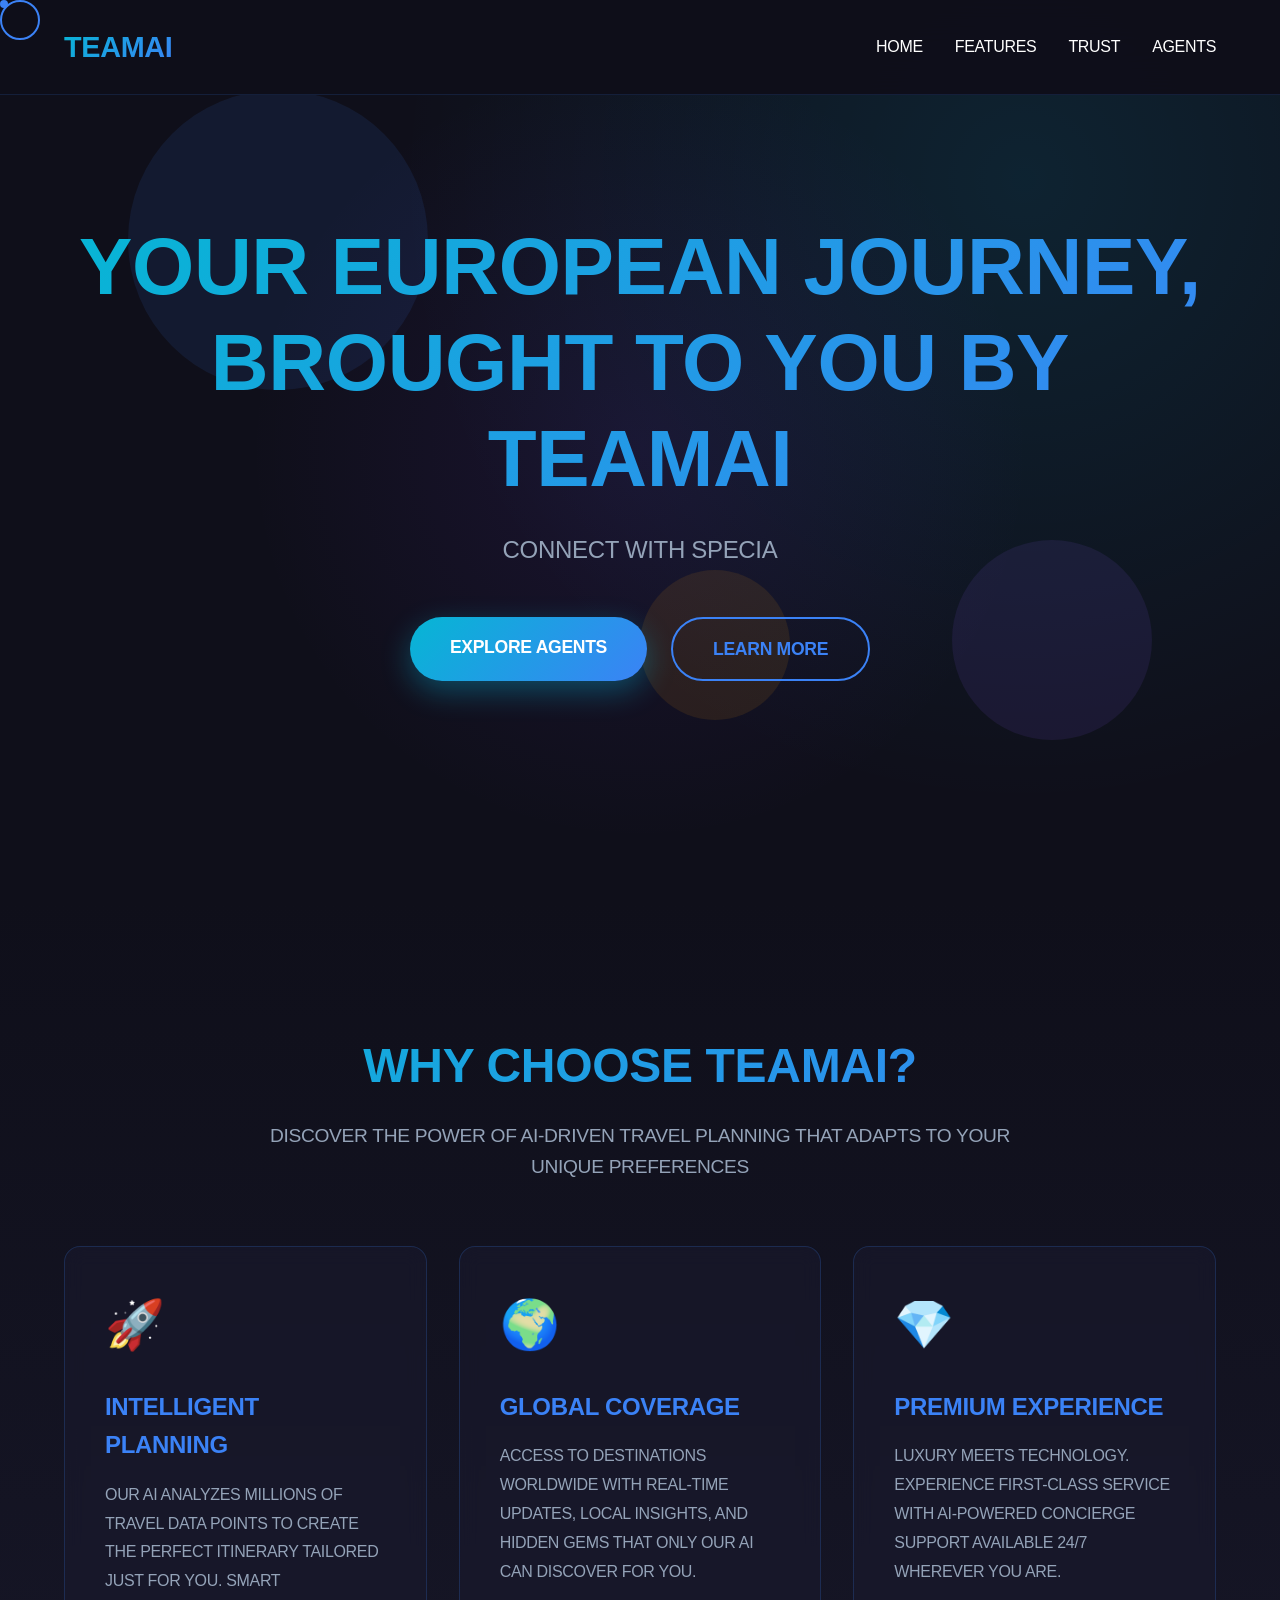
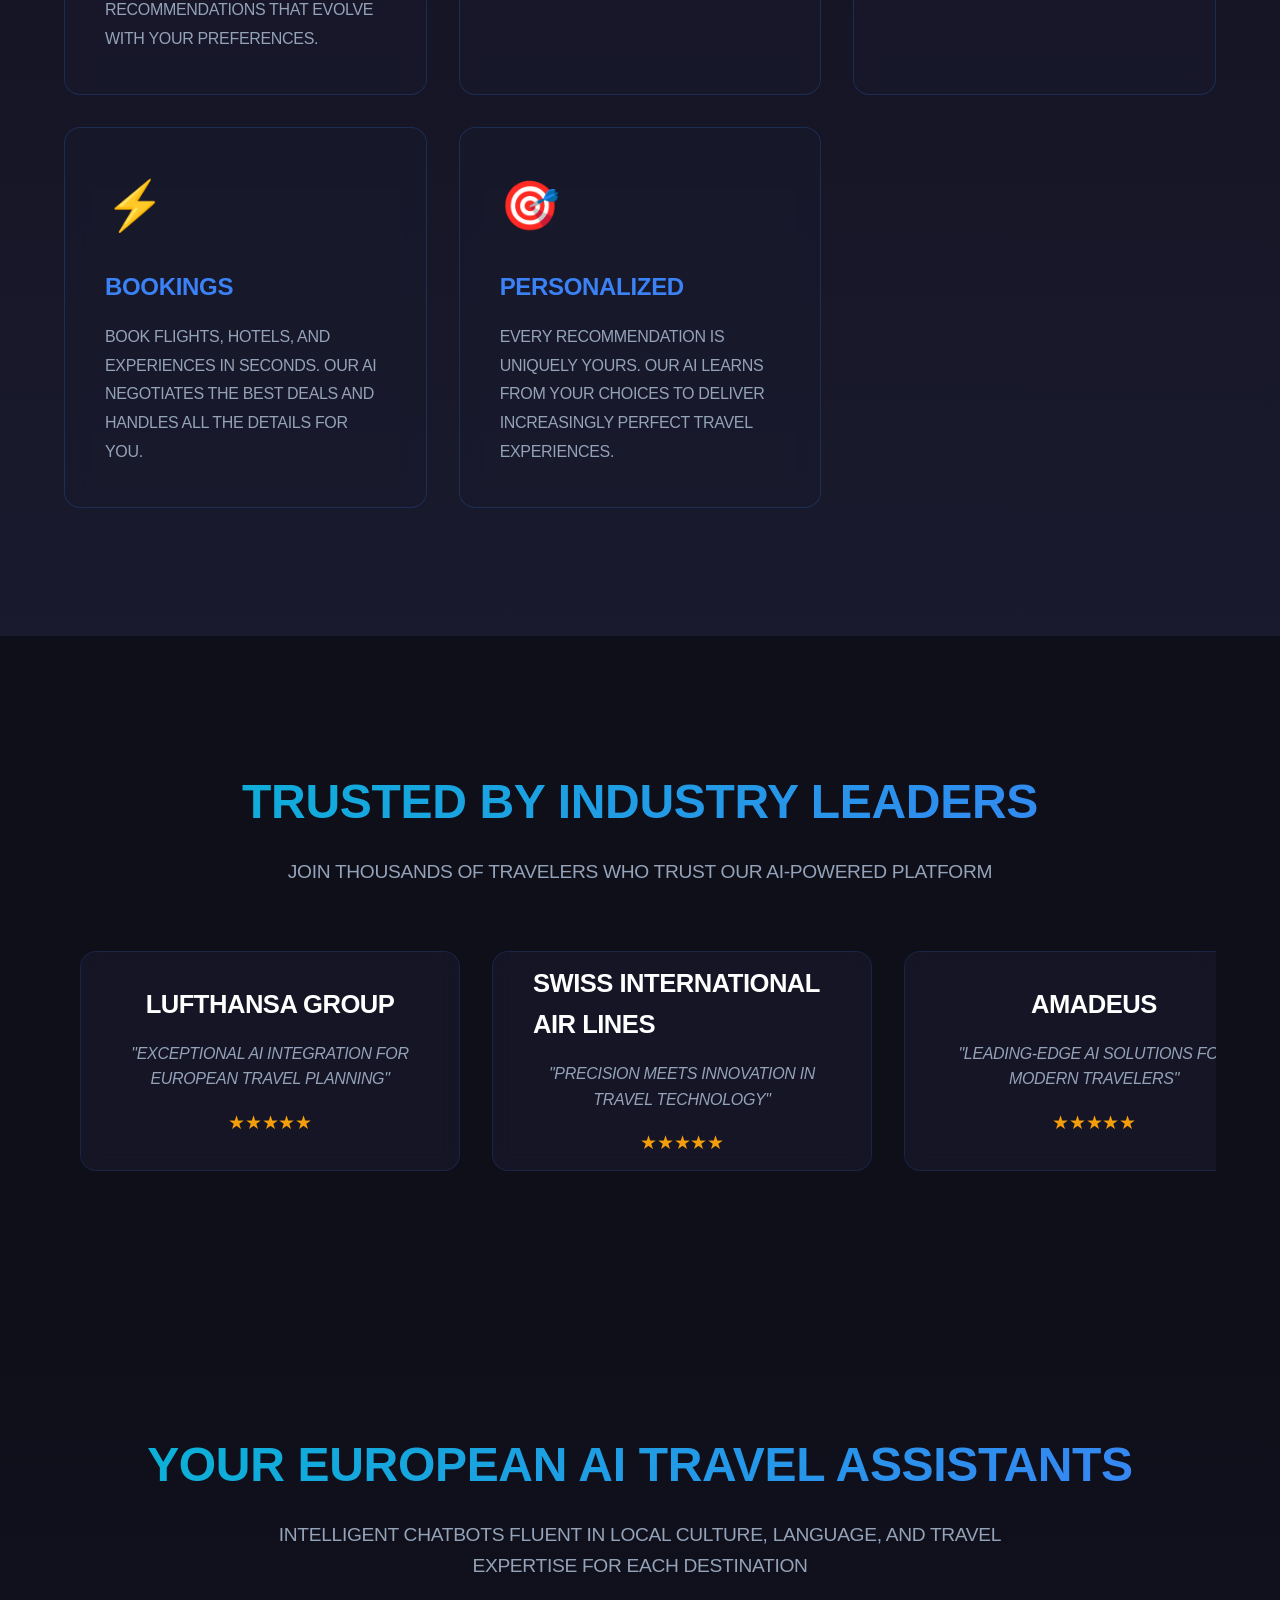
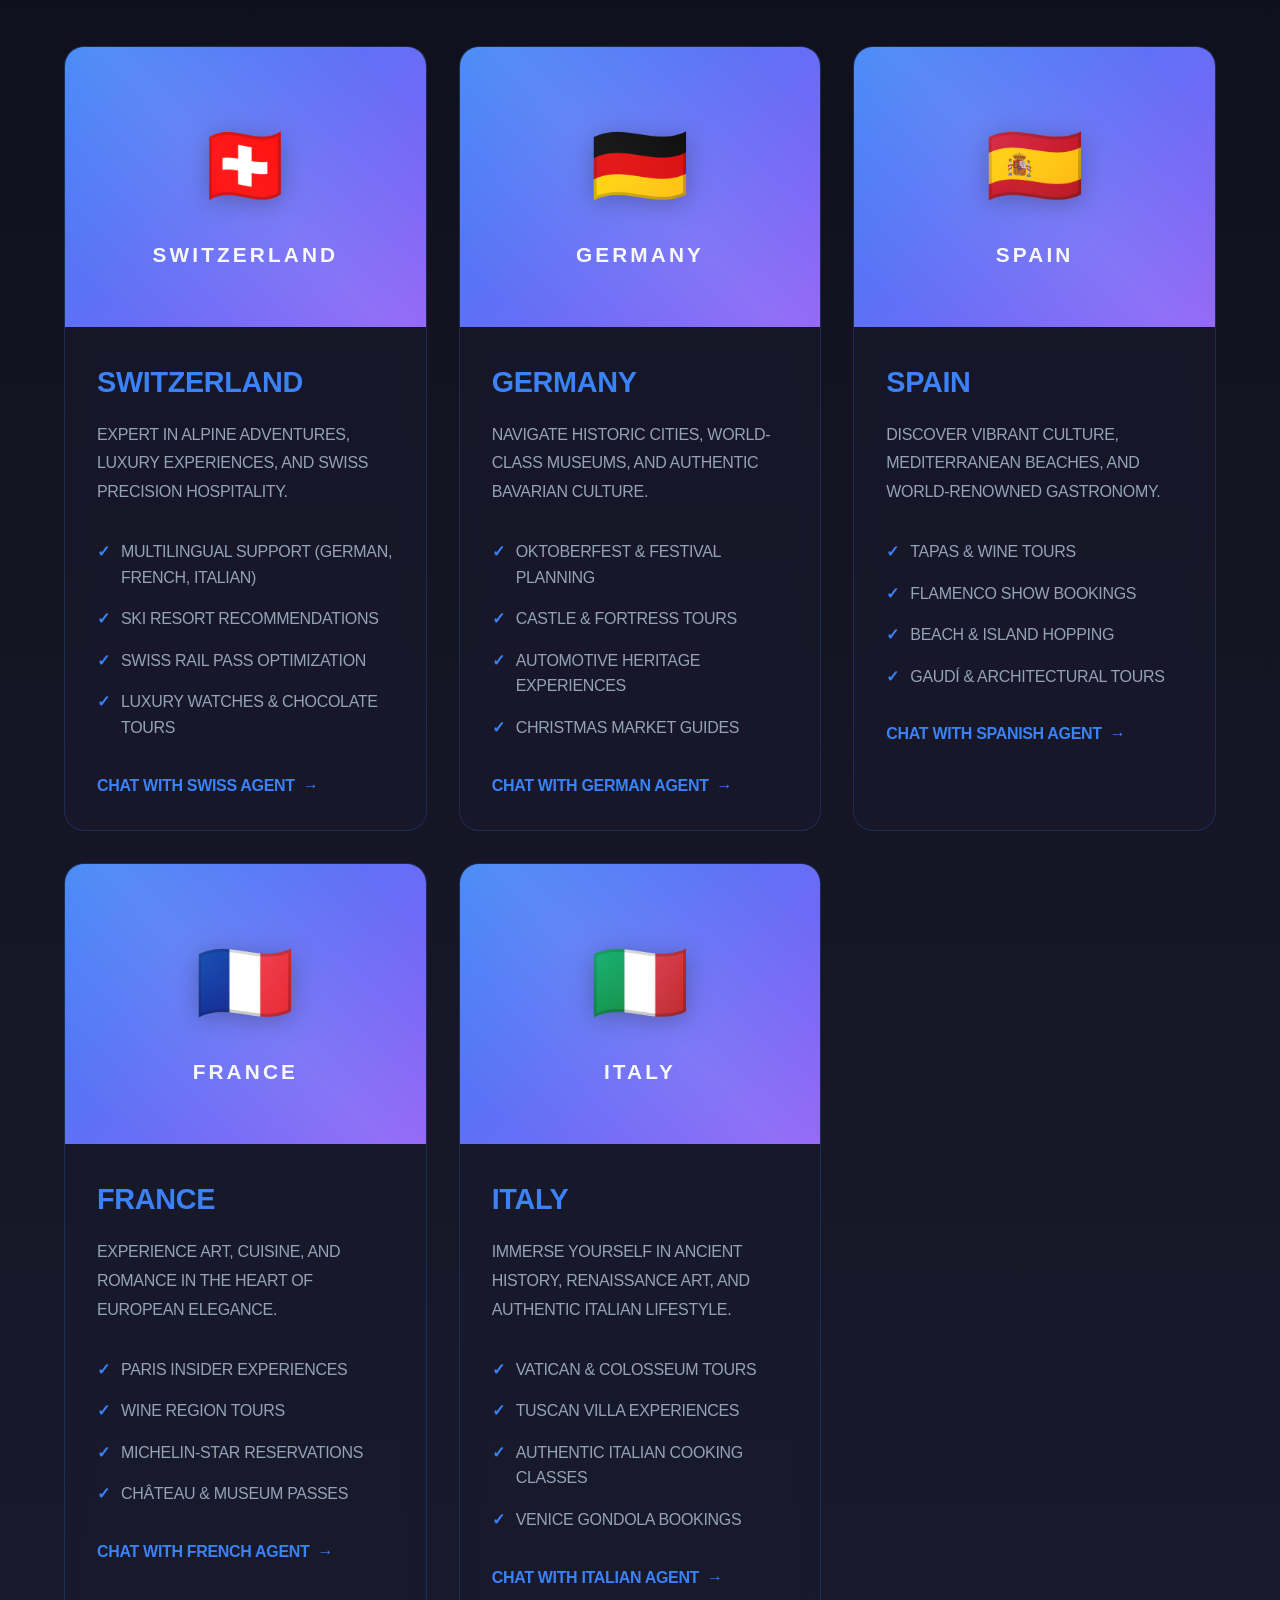
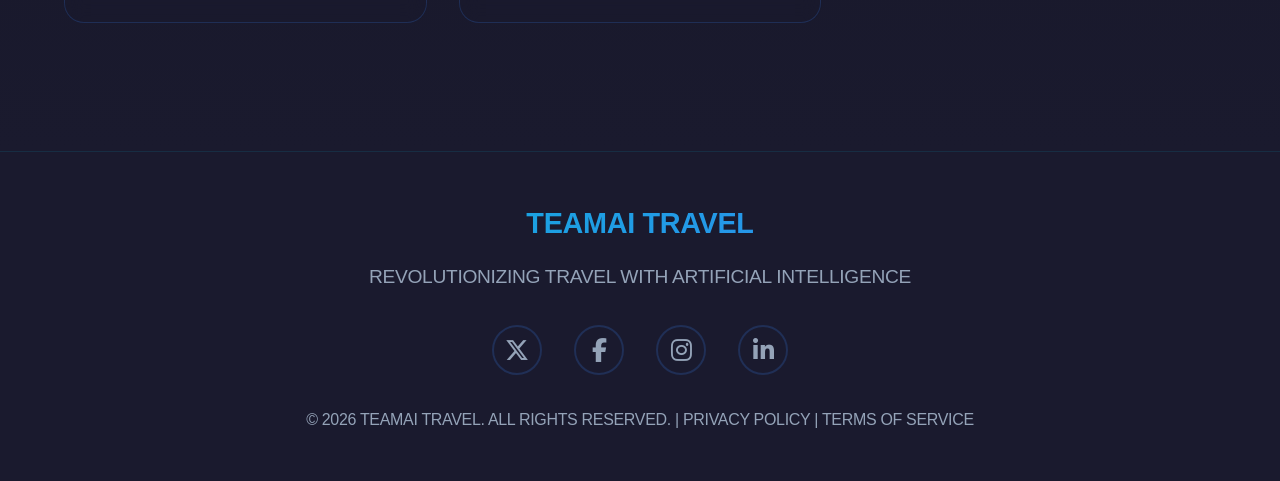
<file: index.html>
<!DOCTYPE html>
<html lang="en">
<head>
    <meta charset="UTF-8">
    <meta name="viewport" content="width=device-width, initial-scale=1.0">
    <title>TeamAi Travel Planner - Your Premium AI Travel Companion</title>
    <link rel="stylesheet" href="https://cdnjs.cloudflare.com/ajax/libs/font-awesome/6.5.1/css/all.min.css" integrity="sha512-DTOQO9RWCH3ppGqcWaEA1BIZOC6xxalwEsw9c2QQeAIftl+Vegovlnee1c9QX4TctnWMn13TZye+giMm8e2LwA==" crossorigin="anonymous" referrerpolicy="no-referrer" />
    <style>
        * {
            margin: 0;
            padding: 0;
            box-sizing: border-box;
        }

        :root {
            --primary: #3b82f6;
            --secondary: #8b5cf6;
            --accent: #f59e0b;
            --dark-bg: #0f0f1a;
            --card-bg: #1a1a2e;
            --text-primary: #ffffff;
            --text-secondary: #94a3b8;
            --gradient: linear-gradient(135deg, #3b82f6 0%, #8b5cf6 100%);
            --gradient-2: linear-gradient(135deg, #06b6d4 0%, #3b82f6 100%);
        }

        body {
            font-family: 'Helvetica Neue', Helvetica, Arial, sans-serif;
            background-color: var(--dark-bg);
            color: var(--text-primary);
            overflow-x: hidden;
            line-height: 1.6;
            letter-spacing: -0.02em;
            font-weight: 400;
            text-transform: uppercase;
        }

        /* Smooth Scroll */
        html {
            scroll-behavior: smooth;
        }

        /* Header/Navigation */
        .navbar {
            position: fixed;
            top: 0;
            width: 100%;
            background: rgba(15, 15, 26, 0.98);
            backdrop-filter: blur(20px);
            padding: 1.5rem 5%;
            z-index: 1000;
            border-bottom: 1px solid rgba(59, 130, 246, 0.15);
            transition: all 0.3s ease;
        }

        .navbar.scrolled {
            padding: 1rem 5%;
            box-shadow: 0 5px 30px rgba(0, 212, 255, 0.1);
        }

        .nav-content {
            max-width: 1400px;
            margin: 0 auto;
            display: flex;
            justify-content: space-between;
            align-items: center;
        }

        .logo {
            font-size: 1.8rem;
            font-weight: bold;
            background: var(--gradient-2);
            -webkit-background-clip: text;
            -webkit-text-fill-color: transparent;
            background-clip: text;
            animation: glow 2s ease-in-out infinite alternate;
        }

        .nav-links {
            display: flex;
            gap: 2rem;
            list-style: none;
        }

        .nav-links a {
            color: var(--text-primary);
            text-decoration: none;
            transition: all 0.3s ease;
            position: relative;
            padding: 0.5rem 0;
        }

        .nav-links a::after {
            content: '';
            position: absolute;
            bottom: 0;
            left: 0;
            width: 0;
            height: 2px;
            background: var(--gradient-2);
            transition: width 0.3s ease;
        }

        .nav-links a:hover::after {
            width: 100%;
        }

        /* Hero Section */
        .hero {
            min-height: 100vh;
            display: flex;
            align-items: center;
            justify-content: center;
            position: relative;
            overflow: hidden;
            padding: 0 5%;
        }

        .hero-background {
            position: absolute;
            top: 0;
            left: 0;
            width: 100%;
            height: 100%;
            background: radial-gradient(circle at 50% 50%, rgba(124, 58, 237, 0.1) 0%, transparent 50%),
                        radial-gradient(circle at 80% 20%, rgba(0, 212, 255, 0.1) 0%, transparent 50%);
            z-index: 0;
        }

        .floating-elements {
            position: absolute;
            width: 100%;
            height: 100%;
            overflow: hidden;
        }

        .floating-element {
            position: absolute;
            border-radius: 50%;
            opacity: 0.1;
            animation: float 20s infinite ease-in-out;
        }

        .floating-element:nth-child(1) {
            width: 300px;
            height: 300px;
            background: var(--primary);
            top: 10%;
            left: 10%;
            animation-delay: 0s;
        }

        .floating-element:nth-child(2) {
            width: 200px;
            height: 200px;
            background: var(--secondary);
            top: 60%;
            right: 10%;
            animation-delay: -5s;
        }

        .floating-element:nth-child(3) {
            width: 150px;
            height: 150px;
            background: var(--accent);
            bottom: 20%;
            left: 50%;
            animation-delay: -10s;
        }

        @keyframes float {
            0%, 100% {
                transform: translate(0, 0) scale(1);
            }
            25% {
                transform: translate(30px, -30px) scale(1.1);
            }
            50% {
                transform: translate(-20px, 20px) scale(0.9);
            }
            75% {
                transform: translate(20px, 30px) scale(1.05);
            }
        }

        .hero-content {
            max-width: 1400px;
            text-align: center;
            position: relative;
            z-index: 1;
            animation: fadeInUp 1s ease-out;
        }

        .hero-title {
            font-size: 5rem;
            font-weight: bold;
            margin-bottom: 1.5rem;
            background: var(--gradient-2);
            -webkit-background-clip: text;
            -webkit-text-fill-color: transparent;
            background-clip: text;
            line-height: 1.2;
            animation: slideInDown 1s ease-out;
        }

        .hero-subtitle {
            font-size: 1.5rem;
            color: var(--text-secondary);
            margin-bottom: 3rem;
            animation: fadeIn 1s ease-out 0.3s both;
        }

        .cta-buttons {
            display: flex;
            gap: 1.5rem;
            justify-content: center;
            flex-wrap: wrap;
            animation: fadeIn 1s ease-out 0.6s both;
        }

        .btn {
            padding: 1rem 2.5rem;
            border: none;
            border-radius: 50px;
            font-size: 1.1rem;
            font-weight: 600;
            cursor: pointer;
            transition: all 0.3s ease;
            text-decoration: none;
            display: inline-block;
            position: relative;
            overflow: hidden;
        }

        .btn-primary {
            background: var(--gradient-2);
            color: white;
            box-shadow: 0 10px 30px rgba(0, 212, 255, 0.3);
        }

        .btn-primary:hover {
            transform: translateY(-3px);
            box-shadow: 0 15px 40px rgba(0, 212, 255, 0.4);
        }

        .btn-secondary {
            background: transparent;
            color: var(--primary);
            border: 2px solid var(--primary);
        }

        .btn-secondary:hover {
            background: var(--primary);
            color: var(--dark-bg);
            transform: translateY(-3px);
        }

        /* Intro Section */
        .intro {
            padding: 8rem 5%;
            position: relative;
            background: linear-gradient(180deg, var(--dark-bg) 0%, var(--card-bg) 100%);
        }

        .section-title {
            text-align: center;
            font-size: 3rem;
            margin-bottom: 1rem;
            background: var(--gradient-2);
            -webkit-background-clip: text;
            -webkit-text-fill-color: transparent;
            background-clip: text;
            animation: fadeInUp 0.8s ease-out;
        }

        .section-subtitle {
            text-align: center;
            font-size: 1.2rem;
            color: var(--text-secondary);
            margin-bottom: 4rem;
            max-width: 800px;
            margin-left: auto;
            margin-right: auto;
        }

        .intro-grid {
            max-width: 1400px;
            margin: 0 auto;
            display: grid;
            grid-template-columns: repeat(auto-fit, minmax(300px, 1fr));
            gap: 2rem;
        }

        .intro-card {
            background: rgba(26, 26, 46, 0.6);
            backdrop-filter: blur(10px);
            padding: 2.5rem;
            border-radius: 16px;
            border: 1px solid rgba(59, 130, 246, 0.2);
            transition: all 0.4s ease;
            position: relative;
            overflow: hidden;
        }

        .intro-card::before {
            content: '';
            position: absolute;
            top: 0;
            left: -100%;
            width: 100%;
            height: 100%;
            background: linear-gradient(90deg, transparent, rgba(0, 212, 255, 0.1), transparent);
            transition: left 0.6s ease;
        }

        .intro-card:hover::before {
            left: 100%;
        }

        .intro-card:hover {
            transform: translateY(-10px);
            border-color: var(--primary);
            box-shadow: 0 20px 50px rgba(0, 212, 255, 0.2);
        }

        .intro-icon {
            font-size: 3rem;
            margin-bottom: 1.5rem;
            display: inline-block;
            animation: bounce 2s infinite;
        }

        .intro-card h3 {
            font-size: 1.5rem;
            margin-bottom: 1rem;
            color: var(--primary);
        }

        .intro-card p {
            color: var(--text-secondary);
            line-height: 1.8;
        }

        /* Trust Section */
        .trust {
            padding: 8rem 5%;
            background: var(--dark-bg);
            position: relative;
            overflow: hidden;
        }

        .trust-content {
            max-width: 1400px;
            margin: 0 auto;
        }

        .carousel-container {
            position: relative;
            overflow: hidden;
            margin-top: 3rem;
        }

        .carousel-track {
            display: flex;
            animation: scroll 30s linear infinite;
            width: fit-content;
        }

        .carousel-track:hover {
            animation-play-state: paused;
        }

        @keyframes scroll {
            0% {
                transform: translateX(0);
            }
            100% {
                transform: translateX(-50%);
            }
        }

        .trust-card {
            min-width: 380px;
            height: 220px;
            background: rgba(26, 26, 46, 0.6);
            backdrop-filter: blur(10px);
            border-radius: 16px;
            margin: 0 1rem;
            padding: 2.5rem;
            border: 1px solid rgba(59, 130, 246, 0.15);
            display: flex;
            flex-direction: column;
            justify-content: center;
            align-items: center;
            transition: all 0.3s ease;
            position: relative;
            overflow: hidden;
        }

        .trust-card::after {
            content: '';
            position: absolute;
            top: 0;
            left: 0;
            width: 100%;
            height: 100%;
            background: var(--gradient-2);
            opacity: 0;
            transition: opacity 0.3s ease;
        }

        .trust-card:hover {
            transform: scale(1.05);
            border-color: var(--primary);
            box-shadow: 0 20px 50px rgba(0, 212, 255, 0.3);
        }

        .trust-card:hover::after {
            opacity: 0.1;
        }

        .trust-logo {
            font-size: 1.6rem;
            font-weight: 600;
            margin-bottom: 1rem;
            z-index: 1;
            color: var(--text-primary);
            letter-spacing: -0.02em;
        }

        .company-logo {
            width: 140px;
            height: 50px;
            display: flex;
            align-items: center;
            justify-content: center;
            margin-bottom: 1rem;
            filter: brightness(0) invert(1);
            opacity: 0.9;
        }

        .company-logo img {
            max-width: 100%;
            max-height: 100%;
            object-fit: contain;
        }

        .trust-quote {
            color: var(--text-secondary);
            text-align: center;
            font-style: italic;
            z-index: 1;
        }

        .trust-rating {
            margin-top: 1rem;
            color: var(--accent);
            font-size: 1.2rem;
            z-index: 1;
        }

        /* Agents Section */
        .agents {
            padding: 8rem 5%;
            background: linear-gradient(180deg, var(--dark-bg) 0%, var(--card-bg) 100%);
            position: relative;
        }

        .agents-grid {
            max-width: 1600px;
            margin: 0 auto;
            display: grid;
            grid-template-columns: repeat(auto-fit, minmax(300px, 1fr));
            gap: 2rem;
            margin-top: 3rem;
        }

        .agent-card {
            background: rgba(26, 26, 46, 0.6);
            backdrop-filter: blur(10px);
            border-radius: 20px;
            overflow: hidden;
            border: 1px solid rgba(59, 130, 246, 0.2);
            transition: all 0.4s ease;
            cursor: pointer;
            position: relative;
            transform-style: preserve-3d;
        }

        .agent-card::before {
            content: '';
            position: absolute;
            top: -2px;
            left: -2px;
            right: -2px;
            bottom: -2px;
            background: var(--gradient-2);
            border-radius: 25px;
            opacity: 0;
            transition: opacity 0.4s ease;
            z-index: -1;
        }

        .agent-card:hover::before {
            opacity: 1;
        }

        .agent-card:hover {
            transform: translateY(-15px) rotateX(5deg);
            box-shadow: 0 30px 60px rgba(0, 212, 255, 0.3);
        }

        .agent-image {
            width: 100%;
            height: 280px;
            background: var(--gradient);
            display: flex;
            flex-direction: column;
            align-items: center;
            justify-content: center;
            font-size: 6rem;
            position: relative;
            overflow: hidden;
        }

        .country-flag {
            font-size: 5rem;
            margin-bottom: 0.5rem;
            filter: drop-shadow(0 4px 12px rgba(0, 0, 0, 0.3));
        }

        .country-name {
            font-size: 1.3rem;
            font-weight: 600;
            color: white;
            text-transform: uppercase;
            letter-spacing: 0.15em;
            opacity: 0.95;
        }

        .agent-image::after {
            content: '';
            position: absolute;
            top: -50%;
            left: -50%;
            width: 200%;
            height: 200%;
            background: linear-gradient(45deg, transparent 30%, rgba(255, 255, 255, 0.1) 50%, transparent 70%);
            animation: shine 3s infinite;
        }

        @keyframes shine {
            0% {
                transform: translateX(-100%) translateY(-100%);
            }
            100% {
                transform: translateX(100%) translateY(100%);
            }
        }

        .agent-content {
            padding: 2rem;
        }

        .agent-card h3 {
            font-size: 1.8rem;
            margin-bottom: 1rem;
            color: var(--primary);
        }

        .agent-card p {
            color: var(--text-secondary);
            margin-bottom: 1.5rem;
            line-height: 1.8;
        }

        .agent-features {
            list-style: none;
            margin-bottom: 1.5rem;
        }

        .agent-features li {
            padding: 0.5rem 0;
            color: var(--text-secondary);
            position: relative;
            padding-left: 1.5rem;
        }

        .agent-features li::before {
            content: '✓';
            position: absolute;
            left: 0;
            color: var(--primary);
            font-weight: bold;
        }

        .agent-link {
            display: inline-block;
            color: var(--primary);
            text-decoration: none;
            font-weight: 600;
            transition: all 0.3s ease;
            position: relative;
        }

        .agent-link::after {
            content: '→';
            margin-left: 0.5rem;
            transition: margin-left 0.3s ease;
        }

        .agent-link:hover::after {
            margin-left: 1rem;
        }

        /* Footer */
        footer {
            background: var(--card-bg);
            padding: 3rem 5%;
            text-align: center;
            border-top: 1px solid rgba(0, 212, 255, 0.1);
        }

        .footer-content {
            max-width: 1400px;
            margin: 0 auto;
        }

        .social-links {
            display: flex;
            justify-content: center;
            gap: 2rem;
            margin: 2rem 0;
        }

        .social-links a {
            color: var(--text-secondary);
            font-size: 1.5rem;
            transition: all 0.3s ease;
            text-decoration: none;
            display: inline-flex;
            align-items: center;
            justify-content: center;
            width: 50px;
            height: 50px;
            border-radius: 50%;
            border: 2px solid rgba(59, 130, 246, 0.2);
        }

        .social-links a:hover {
            color: var(--primary);
            transform: translateY(-5px);
            border-color: var(--primary);
            background: rgba(59, 130, 246, 0.1);
        }

        /* Animations */
        @keyframes fadeIn {
            from {
                opacity: 0;
            }
            to {
                opacity: 1;
            }
        }

        @keyframes fadeInUp {
            from {
                opacity: 0;
                transform: translateY(30px);
            }
            to {
                opacity: 1;
                transform: translateY(0);
            }
        }

        @keyframes slideInDown {
            from {
                opacity: 0;
                transform: translateY(-50px);
            }
            to {
                opacity: 1;
                transform: translateY(0);
            }
        }

        @keyframes bounce {
            0%, 100% {
                transform: translateY(0);
            }
            50% {
                transform: translateY(-10px);
            }
        }

        @keyframes glow {
            from {
                filter: drop-shadow(0 0 5px rgba(0, 212, 255, 0.5));
            }
            to {
                filter: drop-shadow(0 0 20px rgba(0, 212, 255, 0.8));
            }
        }

        /* Responsive Design */
        @media (max-width: 1024px) {
            .hero-title {
                font-size: 3.5rem;
            }

            .section-title {
                font-size: 2.5rem;
            }

            .nav-links {
                gap: 1rem;
            }
        }

        @media (max-width: 768px) {
            .hero-title {
                font-size: 2.5rem;
            }

            .hero-subtitle {
                font-size: 1.2rem;
            }

            .section-title {
                font-size: 2rem;
            }

            .nav-links {
                display: none;
            }

            .intro-grid,
            .agents-grid {
                grid-template-columns: 1fr;
            }

            .cta-buttons {
                flex-direction: column;
            }

            .btn {
                width: 100%;
            }

            .trust-card {
                min-width: 280px;
            }
        }

        /* Cursor Effects */
        .cursor-dot {
            width: 8px;
            height: 8px;
            background: var(--primary);
            border-radius: 50%;
            position: fixed;
            pointer-events: none;
            z-index: 9999;
            transition: transform 0.1s ease;
        }

        .cursor-outline {
            width: 40px;
            height: 40px;
            border: 2px solid var(--primary);
            border-radius: 50%;
            position: fixed;
            pointer-events: none;
            z-index: 9998;
            transition: all 0.15s ease;
        }

        /* Scroll Progress Bar */
        .progress-bar {
            position: fixed;
            top: 0;
            left: 0;
            height: 4px;
            background: var(--gradient-2);
            z-index: 9999;
            transition: width 0.1s ease;
        }

        /* Parallax Elements */
        .parallax-element {
            transition: transform 0.1s ease-out;
        }
    </style>
</head>
<body>
    <!-- Progress Bar -->
    <div class="progress-bar" id="progressBar"></div>

    <!-- Custom Cursor -->
    <div class="cursor-dot" id="cursorDot"></div>
    <div class="cursor-outline" id="cursorOutline"></div>

    <!-- Navigation -->
    <nav class="navbar" id="navbar">
        <div class="nav-content">
            <div class="logo">TeamAi</div>
            <ul class="nav-links">
                <li><a href="#hero">Home</a></li>
                <li><a href="#intro">Features</a></li>
                <li><a href="#trust">Trust</a></li>
                <li><a href="#agents">Agents</a></li>
            </ul>
        </div>
    </nav>

    <!-- Hero Section -->
    <section class="hero" id="hero">
        <div class="hero-background">
            <div class="floating-elements">
                <div class="floating-element"></div>
                <div class="floating-element"></div>
                <div class="floating-element"></div>
            </div>
        </div>
        <div class="hero-content parallax-element">
            <h1 class="hero-title">Your European Journey, Brought to you by TeamAi</h1>
            <p class="hero-subtitle">Connect with specialized Agents for Switzerland, Germany, Spain, France, and Italy</p>
            <div class="cta-buttons">
                <a href="#agents" class="btn btn-primary">Explore Agents</a>
                <a href="#intro" class="btn btn-secondary">Learn More</a>
            </div>
        </div>
    </section>

    <!-- Intro Section -->
    <section class="intro" id="intro">
        <h2 class="section-title">Why Choose TeamAi?</h2>
        <p class="section-subtitle">Discover the power of AI-driven travel planning that adapts to your unique preferences</p>
        
        <div class="intro-grid">
            <div class="intro-card">
                <div class="intro-icon">🚀</div>
                <h3>Intelligent Planning</h3>
                <p>Our AI analyzes millions of travel data points to create the perfect itinerary tailored just for you. Smart recommendations that evolve with your preferences.</p>
            </div>
            
            <div class="intro-card">
                <div class="intro-icon">🌍</div>
                <h3>Global Coverage</h3>
                <p>Access to destinations worldwide with real-time updates, local insights, and hidden gems that only our AI can discover for you.</p>
            </div>
            
            <div class="intro-card">
                <div class="intro-icon">💎</div>
                <h3>Premium Experience</h3>
                <p>Luxury meets technology. Experience first-class service with AI-powered concierge support available 24/7 wherever you are.</p>
            </div>
            
            <div class="intro-card">
                <div class="intro-icon">⚡</div>
                <h3>Bookings</h3>
                <p>Book flights, hotels, and experiences in seconds. Our AI negotiates the best deals and handles all the details for you.</p>
            </div>
            
            <div class="intro-card">
                <div class="intro-icon">🎯</div>
                <h3>Personalized</h3>
                <p>Every recommendation is uniquely yours. Our AI learns from your choices to deliver increasingly perfect travel experiences.</p>
            </div>
        </div>
    </section>

    <!-- Trust Section -->
    <section class="trust" id="trust">
        <div class="trust-content">
            <h2 class="section-title">Trusted by Industry Leaders</h2>
            <p class="section-subtitle">Join thousands of travelers who trust our AI-powered platform</p>
            
            <div class="carousel-container">
                <div class="carousel-track">
                    <!-- First set of cards -->
                    <div class="trust-card">
                        <div class="trust-logo">Lufthansa Group</div>
                        <p class="trust-quote">"Exceptional AI integration for European travel planning"</p>
                        <div class="trust-rating">★★★★★</div>
                    </div>
                    
                    <div class="trust-card">
                        <div class="trust-logo">Swiss International Air Lines</div>
                        <p class="trust-quote">"Precision meets innovation in travel technology"</p>
                        <div class="trust-rating">★★★★★</div>
                    </div>
                    
                    <div class="trust-card">
                        <div class="trust-logo">Amadeus</div>
                        <p class="trust-quote">"Leading-edge AI solutions for modern travelers"</p>
                        <div class="trust-rating">★★★★★</div>
                    </div>
                    
                    <div class="trust-card">
                        <div class="trust-logo">Booking.com</div>
                        <p class="trust-quote">"Revolutionary approach to European travel planning"</p>
                        <div class="trust-rating">★★★★★</div>
                    </div>
                    
                    <div class="trust-card">
                        <div class="trust-logo">TUI Group</div>
                        <p class="trust-quote">"Smart technology transforming holiday experiences"</p>
                        <div class="trust-rating">★★★★★</div>
                    </div>
                    
                    <div class="trust-card">
                        <div class="trust-logo">Expedia Group</div>
                        <p class="trust-quote">"Next-generation travel intelligence platform"</p>
                        <div class="trust-rating">★★★★★</div>
                    </div>
                    
                    <div class="trust-card">
                        <div class="trust-logo">Rail Europe</div>
                        <p class="trust-quote">"Seamless integration for European rail travel"</p>
                        <div class="trust-rating">★★★★★</div>
                    </div>
                    
                    <div class="trust-card">
                        <div class="trust-logo">Accor Hotels</div>
                        <p class="trust-quote">"Premium hospitality meets AI innovation"</p>
                        <div class="trust-rating">★★★★★</div>
                    </div>
                    
                    <!-- Duplicate set for seamless loop -->
                    <div class="trust-card">
                        <div class="trust-logo">Lufthansa Group</div>
                        <p class="trust-quote">"Exceptional AI integration for European travel planning"</p>
                        <div class="trust-rating">★★★★★</div>
                    </div>
                    
                    <div class="trust-card">
                        <div class="trust-logo">Swiss International Air Lines</div>
                        <p class="trust-quote">"Precision meets innovation in travel technology"</p>
                        <div class="trust-rating">★★★★★</div>
                    </div>
                    
                    <div class="trust-card">
                        <div class="trust-logo">Amadeus</div>
                        <p class="trust-quote">"Leading-edge AI solutions for modern travelers"</p>
                        <div class="trust-rating">★★★★★</div>
                    </div>
                    
                    <div class="trust-card">
                        <div class="trust-logo">Booking.com</div>
                        <p class="trust-quote">"Revolutionary approach to European travel planning"</p>
                        <div class="trust-rating">★★★★★</div>
                    </div>
                    
                    <div class="trust-card">
                        <div class="trust-logo">TUI Group</div>
                        <p class="trust-quote">"Smart technology transforming holiday experiences"</p>
                        <div class="trust-rating">★★★★★</div>
                    </div>
                    
                    <div class="trust-card">
                        <div class="trust-logo">Expedia Group</div>
                        <p class="trust-quote">"Next-generation travel intelligence platform"</p>
                        <div class="trust-rating">★★★★★</div>
                    </div>
                    
                    <div class="trust-card">
                        <div class="trust-logo">Rail Europe</div>
                        <p class="trust-quote">"Seamless integration for European rail travel"</p>
                        <div class="trust-rating">★★★★★</div>
                    </div>
                    
                    <div class="trust-card">
                        <div class="trust-logo">Accor Hotels</div>
                        <p class="trust-quote">"Premium hospitality meets AI innovation"</p>
                        <div class="trust-rating">★★★★★</div>
                    </div>
                </div>
            </div>
        </div>
    </section>

    <!-- Agents Section -->
    <section class="agents" id="agents">
        <h2 class="section-title">Your European AI Travel Assistants</h2>
        <p class="section-subtitle">Intelligent chatbots fluent in local culture, language, and travel expertise for each destination</p>
        
        <div class="agents-grid">
            <div class="agent-card" data-agent="switzerland">
                <div class="agent-image">
                    <div class="country-flag">🇨🇭</div>
                    <div class="country-name">Switzerland</div>
                </div>
                <div class="agent-content">
                    <h3>Switzerland</h3>
                    <p>Expert in Alpine adventures, luxury experiences, and Swiss precision hospitality.</p>
                    <ul class="agent-features">
                        <li>Multilingual support (German, French, Italian)</li>
                        <li>Ski resort recommendations</li>
                        <li>Swiss Rail Pass optimization</li>
                        <li>Luxury watches & chocolate tours</li>
                    </ul>
                    <a href="Switzerland/switzerland.html" class="agent-link">Chat with Swiss Agent</a>
                </div>
            </div>
            
            <div class="agent-card" data-agent="germany">
                <div class="agent-image">
                    <div class="country-flag">🇩🇪</div>
                    <div class="country-name">Germany</div>
                </div>
                <div class="agent-content">
                    <h3>Germany</h3>
                    <p>Navigate historic cities, world-class museums, and authentic Bavarian culture.</p>
                    <ul class="agent-features">
                        <li>Oktoberfest & festival planning</li>
                        <li>Castle & fortress tours</li>
                        <li>Automotive heritage experiences</li>
                        <li>Christmas market guides</li>
                    </ul>
                    <a href="Germany/germany.html" class="agent-link">Chat with German Agent</a>
                </div>
            </div>
            
            <div class="agent-card" data-agent="spain">
                <div class="agent-image">
                    <div class="country-flag">🇪🇸</div>
                    <div class="country-name">Spain</div>
                </div>
                <div class="agent-content">
                    <h3>Spain</h3>
                    <p>Discover vibrant culture, Mediterranean beaches, and world-renowned gastronomy.</p>
                    <ul class="agent-features">
                        <li>Tapas & wine tours</li>
                        <li>Flamenco show bookings</li>
                        <li>Beach & island hopping</li>
                        <li>Gaudí & architectural tours</li>
                    </ul>
                    <a href="Spain/spain.html" class="agent-link">Chat with Spanish Agent</a>
                </div>
            </div>
            
            <div class="agent-card" data-agent="france">
                <div class="agent-image">
                    <div class="country-flag">🇫🇷</div>
                    <div class="country-name">France</div>
                </div>
                <div class="agent-content">
                    <h3>France</h3>
                    <p>Experience art, cuisine, and romance in the heart of European elegance.</p>
                    <ul class="agent-features">
                        <li>Paris insider experiences</li>
                        <li>Wine region tours</li>
                        <li>Michelin-star reservations</li>
                        <li>Château & museum passes</li>
                    </ul>
                    <a href="France/france.html" class="agent-link">Chat with French Agent</a>
                </div>
            </div>
            
            <div class="agent-card" data-agent="italy">
                <div class="agent-image">
                    <div class="country-flag">🇮🇹</div>
                    <div class="country-name">Italy</div>
                </div>
                <div class="agent-content">
                    <h3>Italy</h3>
                    <p>Immerse yourself in ancient history, Renaissance art, and authentic Italian lifestyle.</p>
                    <ul class="agent-features">
                        <li>Vatican & Colosseum tours</li>
                        <li>Tuscan villa experiences</li>
                        <li>Authentic Italian cooking classes</li>
                        <li>Venice gondola bookings</li>
                    </ul>
                    <a href="Italy/italy.html" class="agent-link">Chat with Italian Agent</a>
                </div>
            </div>
        </div>
    </section>

    <!-- Footer -->
    <footer>
        <div class="footer-content">
            <div class="logo" style="margin-bottom: 1rem;">TeamAi Travel</div>
            <p class="section-subtitle" style="margin-bottom: 2rem;">Revolutionizing travel with artificial intelligence</p>
            
            <div class="social-links">
                <a href="https://x.com" target="_blank" title="twitter" aria-label="X">
                    <i class="fab fa-x-twitter"></i>
                </a>
                <a href="https://facebook.com" target="_blank" title="Facebook" aria-label="Facebook">
                    <i class="fab fa-facebook-f"></i>
                </a>
                <a href="https://instagram.com" target="_blank" title="Instagram" aria-label="Instagram">
                    <i class="fab fa-instagram"></i>
                </a>
                <a href="https://linkedin.com" target="_blank" title="LinkedIn" aria-label="LinkedIn">
                    <i class="fab fa-linkedin-in"></i>
                </a>
            </div>
            
            <p style="color: var(--text-secondary); margin-top: 2rem;">
                &copy; 2026 TeamAi Travel. All rights reserved. | Privacy Policy | Terms of Service
            </p>
        </div>
    </footer>

    <script>
        // Navbar scroll effect
        const navbar = document.getElementById('navbar');
        let lastScroll = 0;

        window.addEventListener('scroll', () => {
            const currentScroll = window.pageYOffset;
            
            if (currentScroll > 100) {
                navbar.classList.add('scrolled');
            } else {
                navbar.classList.remove('scrolled');
            }
            
            lastScroll = currentScroll;
            
            // Update progress bar
            const winScroll = document.body.scrollTop || document.documentElement.scrollTop;
            const height = document.documentElement.scrollHeight - document.documentElement.clientHeight;
            const scrolled = (winScroll / height) * 100;
            document.getElementById('progressBar').style.width = scrolled + '%';
        });

        // Custom cursor
        const cursorDot = document.getElementById('cursorDot');
        const cursorOutline = document.getElementById('cursorOutline');

        window.addEventListener('mousemove', (e) => {
            cursorDot.style.left = e.clientX + 'px';
            cursorDot.style.top = e.clientY + 'px';
            
            cursorOutline.style.left = e.clientX - 20 + 'px';
            cursorOutline.style.top = e.clientY - 20 + 'px';
        });

        // Interactive elements cursor effect
        const interactiveElements = document.querySelectorAll('a, button, .agent-card, .intro-card, .trust-card');
        
        interactiveElements.forEach(el => {
            el.addEventListener('mouseenter', () => {
                cursorDot.style.transform = 'scale(2)';
                cursorOutline.style.transform = 'scale(1.5)';
            });
            
            el.addEventListener('mouseleave', () => {
                cursorDot.style.transform = 'scale(1)';
                cursorOutline.style.transform = 'scale(1)';
            });
        });

        // Parallax effect
        window.addEventListener('scroll', () => {
            const parallaxElements = document.querySelectorAll('.parallax-element');
            const scrolled = window.pageYOffset;
            
            parallaxElements.forEach(el => {
                const speed = 0.5;
                el.style.transform = `translateY(${scrolled * speed}px)`;
            });
        });

        // Intersection Observer for animations
        const observerOptions = {
            threshold: 0.1,
            rootMargin: '0px 0px -50px 0px'
        };

        const observer = new IntersectionObserver((entries) => {
            entries.forEach(entry => {
                if (entry.isIntersecting) {
                    entry.target.style.animation = 'fadeInUp 0.8s ease-out forwards';
                    observer.unobserve(entry.target);
                }
            });
        }, observerOptions);

        // Observe all cards
        document.querySelectorAll('.intro-card, .agent-card').forEach(card => {
            card.style.opacity = '0';
            observer.observe(card);
        });

        // Agent card click effect
        document.querySelectorAll('.agent-card').forEach(card => {
            card.addEventListener('click', function(e) {
                if (!e.target.classList.contains('agent-link')) {
                    const link = this.querySelector('.agent-link');
                    if (link) {
                        link.click();
                    }
                }
            });
        });

        // Smooth scroll enhancement
        document.querySelectorAll('a[href^="#"]').forEach(anchor => {
            anchor.addEventListener('click', function (e) {
                e.preventDefault();
                const target = document.querySelector(this.getAttribute('href'));
                if (target) {
                    const offsetTop = target.offsetTop - 80;
                    window.scrollTo({
                        top: offsetTop,
                        behavior: 'smooth'
                    });
                }
            });
        });

        // Add shimmer effect to cards on hover
        document.querySelectorAll('.intro-card, .agent-card, .trust-card').forEach(card => {
            card.addEventListener('mousemove', (e) => {
                const rect = card.getBoundingClientRect();
                const x = e.clientX - rect.left;
                const y = e.clientY - rect.top;
                
                card.style.setProperty('--mouse-x', x + 'px');
                card.style.setProperty('--mouse-y', y + 'px');
            });
        });

        // Typing effect for hero subtitle (optional enhancement)
        const subtitle = document.querySelector('.hero-subtitle');
        const subtitleText = subtitle.textContent;
        subtitle.textContent = '';
        let charIndex = 0;

        function typeWriter() {
            if (charIndex < subtitleText.length) {
                subtitle.textContent += subtitleText.charAt(charIndex);
                charIndex++;
                setTimeout(typeWriter, 50);
            }
        }

        // Start typing effect after page load
        window.addEventListener('load', () => {
            setTimeout(typeWriter, 1000);
        });

        // Add random floating animation to intro icons
        document.querySelectorAll('.intro-icon').forEach((icon, index) => {
            icon.style.animationDelay = (index * 0.2) + 's';
        });

        // Carousel pause on hover
        const carouselTrack = document.querySelector('.carousel-track');
        carouselTrack.addEventListener('mouseenter', () => {
            carouselTrack.style.animationPlayState = 'paused';
        });
        
        carouselTrack.addEventListener('mouseleave', () => {
            carouselTrack.style.animationPlayState = 'running';
        });

        // Add tilt effect to agent cards
        document.querySelectorAll('.agent-card').forEach(card => {
            card.addEventListener('mousemove', (e) => {
                const rect = card.getBoundingClientRect();
                const x = e.clientX - rect.left;
                const y = e.clientY - rect.top;
                
                const centerX = rect.width / 2;
                const centerY = rect.height / 2;
                
                const rotateX = (y - centerY) / 20;
                const rotateY = (centerX - x) / 20;
                
                card.style.transform = `translateY(-15px) rotateX(${rotateX}deg) rotateY(${rotateY}deg)`;
            });
            
            card.addEventListener('mouseleave', () => {
                card.style.transform = 'translateY(0) rotateX(0) rotateY(0)';
            });
        });
    </script>
</body>
</html>
</file>
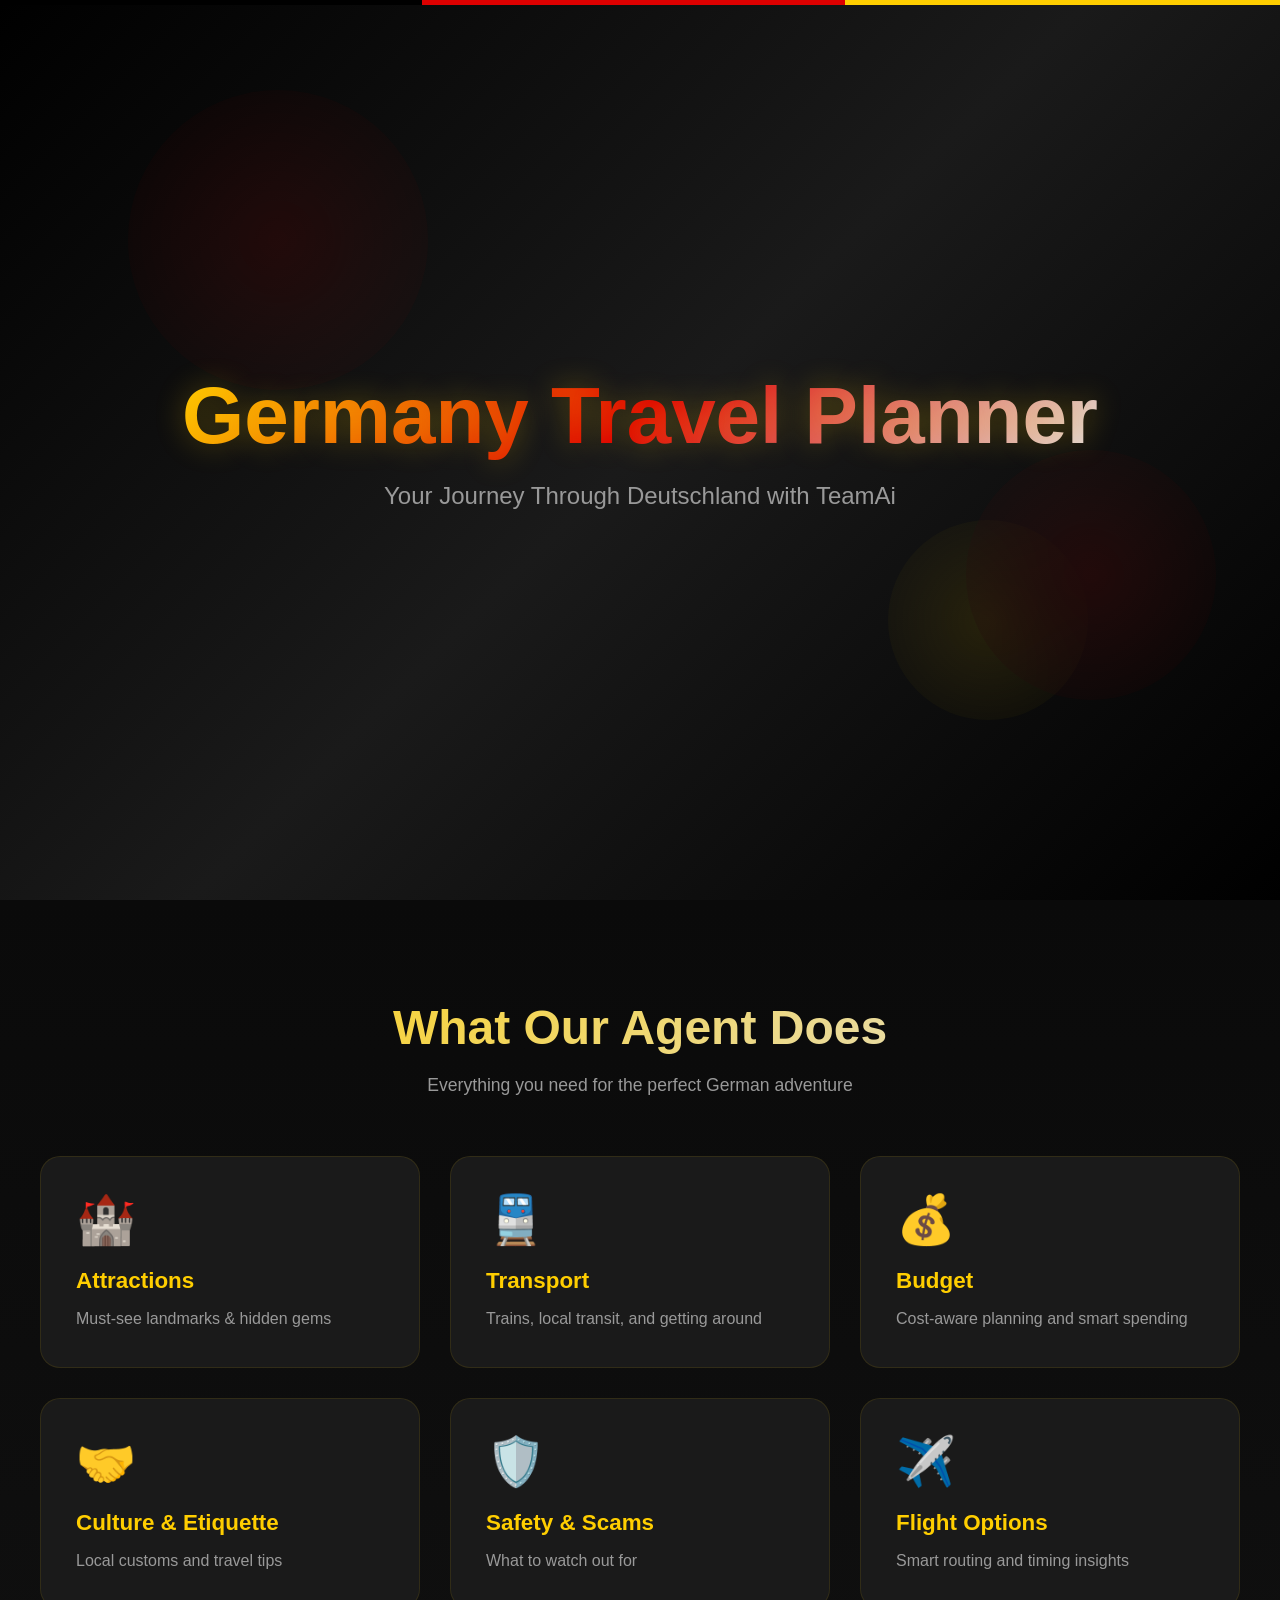
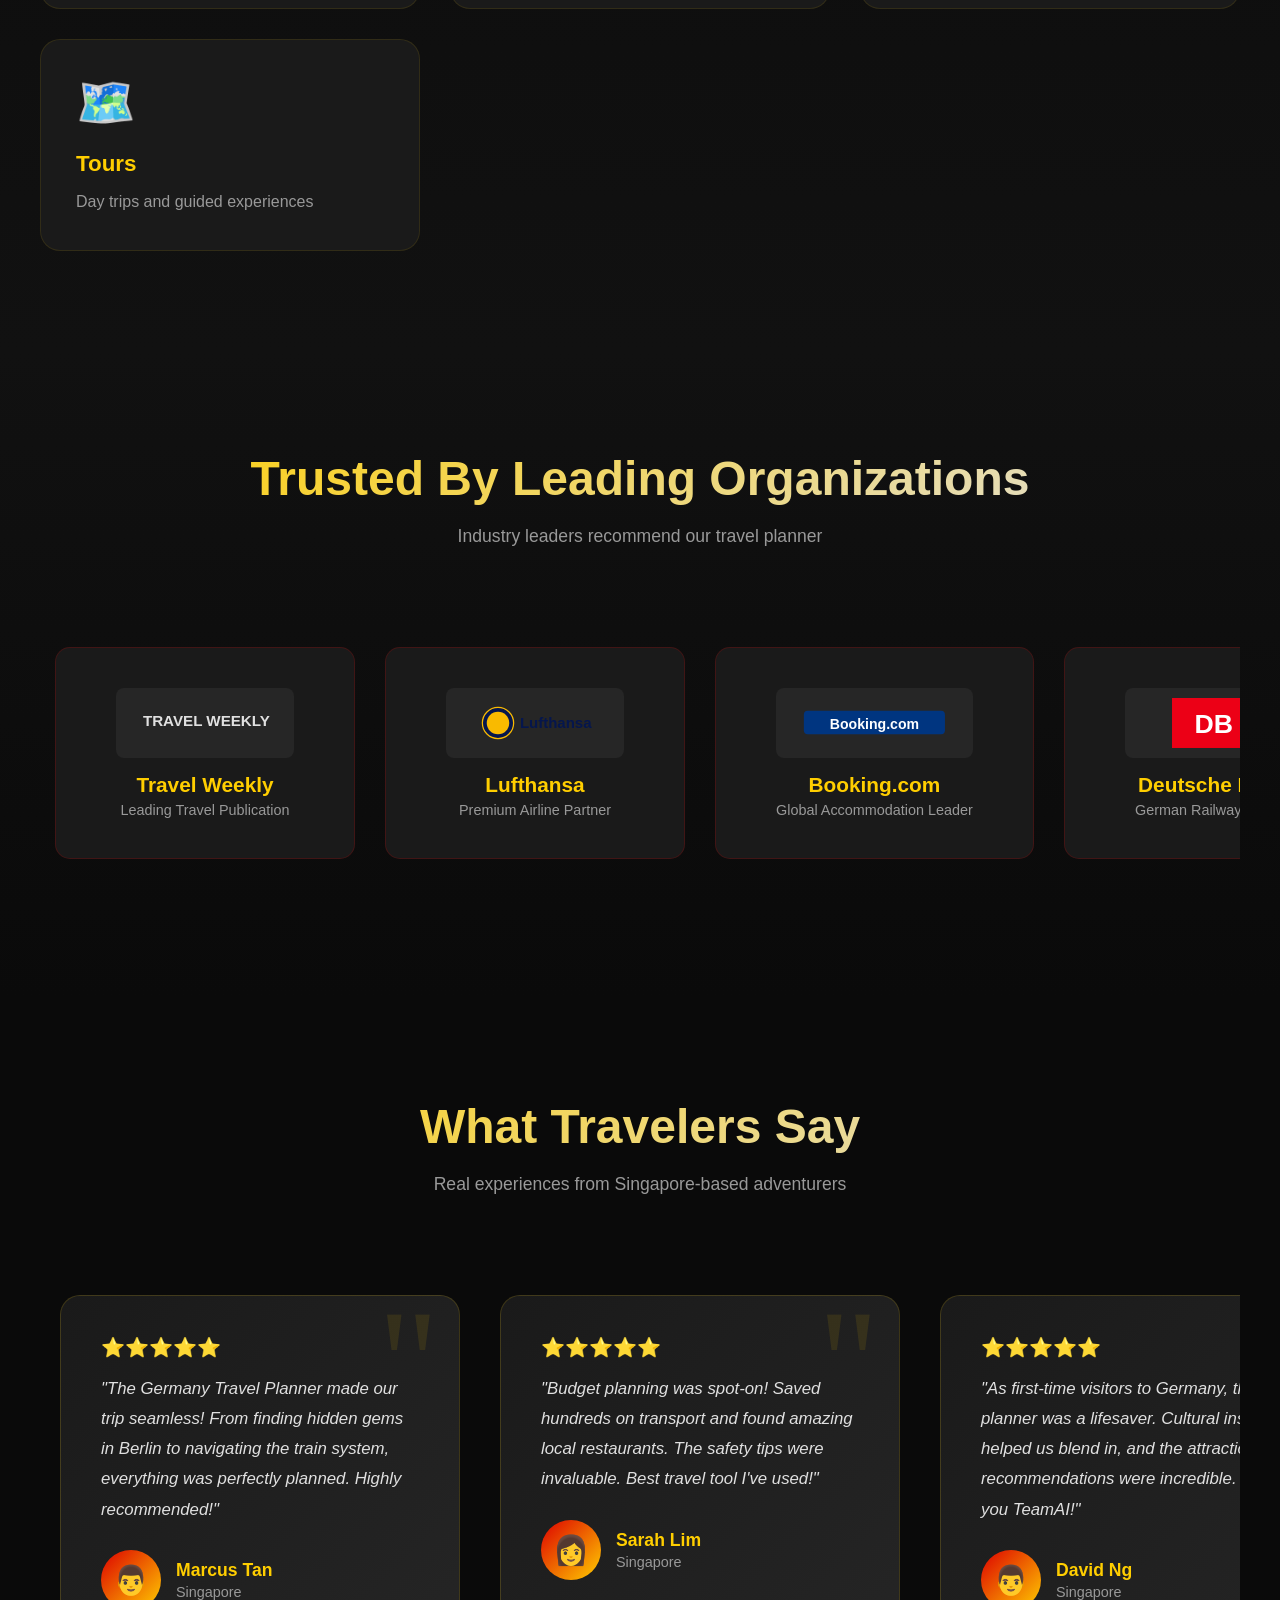
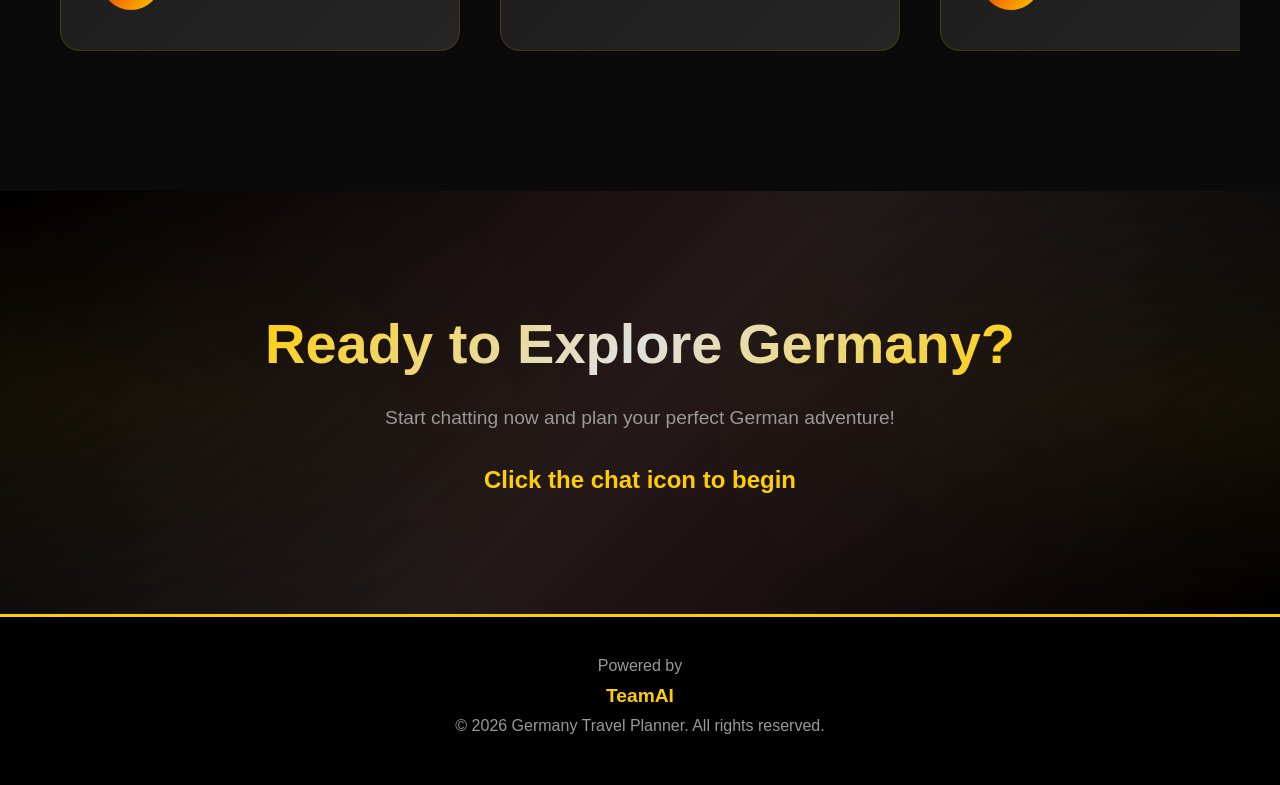
<file: Germany.html>
<!DOCTYPE html>
<html lang="en">
<head>
    <meta charset="UTF-8">
    <meta name="viewport" content="width=device-width, initial-scale=1.0">
    <title>Germany Travel Planner | TeamAI</title>
    <style>
        * {
            margin: 0;
            padding: 0;
            box-sizing: border-box;
        }

        :root {
            --germany-black: #000000;
            --germany-red: #DD0000;
            --germany-gold: #FFCE00;
            --dark-bg: #0a0a0a;
            --card-bg: #1a1a1a;
            --text-light: #e0e0e0;
            --text-muted: #999;
        }

        body {
            font-family: 'Segoe UI', Tahoma, Geneva, Verdana, sans-serif;
            background: var(--dark-bg);
            color: var(--text-light);
            overflow-x: hidden;
        }

        /* Hero Section */
        .hero {
            position: relative;
            height: 100vh;
            display: flex;
            align-items: center;
            justify-content: center;
            overflow: hidden;
            background: linear-gradient(135deg, var(--germany-black) 0%, #1a1a1a 50%, var(--germany-black) 100%);
        }

        .hero::before {
            content: '';
            position: absolute;
            top: 0;
            left: 0;
            right: 0;
            height: 5px;
            background: linear-gradient(90deg, var(--germany-black) 33%, var(--germany-red) 33%, var(--germany-red) 66%, var(--germany-gold) 66%);
            z-index: 10;
        }

        .hero-bg-animation {
            position: absolute;
            top: 0;
            left: 0;
            width: 100%;
            height: 100%;
            opacity: 0.1;
        }

        .hero-shape {
            position: absolute;
            border-radius: 50%;
            animation: float 20s infinite ease-in-out;
        }

        .shape1 {
            width: 300px;
            height: 300px;
            background: radial-gradient(circle, var(--germany-red), transparent);
            top: 10%;
            left: 10%;
            animation-delay: 0s;
        }

        .shape2 {
            width: 200px;
            height: 200px;
            background: radial-gradient(circle, var(--germany-gold), transparent);
            bottom: 20%;
            right: 15%;
            animation-delay: 5s;
        }

        .shape3 {
            width: 250px;
            height: 250px;
            background: radial-gradient(circle, var(--germany-red), transparent);
            top: 50%;
            right: 5%;
            animation-delay: 10s;
        }

        @keyframes float {
            0%, 100% { transform: translate(0, 0) scale(1); }
            25% { transform: translate(50px, -50px) scale(1.1); }
            50% { transform: translate(-30px, 30px) scale(0.9); }
            75% { transform: translate(40px, 20px) scale(1.05); }
        }

        .hero-content {
            position: relative;
            z-index: 2;
            text-align: center;
            padding: 0 20px;
            animation: fadeInUp 1s ease-out;
        }

        @keyframes fadeInUp {
            from {
                opacity: 0;
                transform: translateY(30px);
            }
            to {
                opacity: 1;
                transform: translateY(0);
            }
        }

        .hero-title {
            font-size: clamp(2.5rem, 8vw, 5rem);
            font-weight: 900;
            margin-bottom: 20px;
            background: linear-gradient(135deg, var(--germany-gold), var(--germany-red), var(--text-light));
            -webkit-background-clip: text;
            background-clip: text;
            -webkit-text-fill-color: transparent;
            text-shadow: 0 0 30px rgba(255, 206, 0, 0.3);
            animation: shimmer 3s infinite;
        }

        @keyframes shimmer {
            0%, 100% { filter: brightness(1); }
            50% { filter: brightness(1.3); }
        }

        .hero-subtitle {
            font-size: clamp(1rem, 3vw, 1.5rem);
            color: var(--text-muted);
            margin-bottom: 20px;
            animation: fadeInUp 1s ease-out 0.3s both;
        }

        .hero-chat-prompt {
            font-size: clamp(1.1rem, 3vw, 1.3rem);
            color: var(--germany-gold);
            font-weight: 600;
            animation: fadeInUp 1s ease-out 0.6s both, pulse 2s ease infinite 2s;
            display: flex;
            align-items: center;
            justify-content: center;
            gap: 10px;
        }

        .chat-icon {
            font-size: 1.5rem;
            animation: bounce 1.5s ease infinite;
        }

        @keyframes bounce {
            0%, 100% { transform: translateY(0); }
            50% { transform: translateY(-10px); }
        }

        /* Section Styles */
        section {
            padding: 100px 20px;
            position: relative;
        }

        .container {
            max-width: 1200px;
            margin: 0 auto;
        }

        .section-title {
            font-size: clamp(2rem, 5vw, 3rem);
            text-align: center;
            margin-bottom: 20px;
            background: linear-gradient(135deg, var(--germany-gold), var(--text-light));
            -webkit-background-clip: text;
            background-clip: text;
            -webkit-text-fill-color: transparent;
            position: relative;
            animation: fadeIn 0.8s ease-out;
        }

        @keyframes fadeIn {
            from { opacity: 0; }
            to { opacity: 1; }
        }

        .section-subtitle {
            text-align: center;
            color: var(--text-muted);
            margin-bottom: 60px;
            font-size: 1.1rem;
            animation: fadeIn 0.8s ease-out 0.2s both;
        }

        /* Intro Section */
        .intro-section {
            background: linear-gradient(180deg, var(--dark-bg), #111);
        }

        .features-grid {
            display: grid;
            grid-template-columns: repeat(auto-fit, minmax(280px, 1fr));
            gap: 30px;
            margin-top: 50px;
        }

        .feature-card {
            background: var(--card-bg);
            padding: 35px;
            border-radius: 20px;
            border: 1px solid rgba(255, 206, 0, 0.1);
            transition: all 0.4s cubic-bezier(0.4, 0, 0.2, 1);
            position: relative;
            overflow: hidden;
            cursor: pointer;
            animation: slideUp 0.6s ease-out both;
        }

        .feature-card::before {
            content: '';
            position: absolute;
            top: 0;
            left: -100%;
            width: 100%;
            height: 3px;
            background: linear-gradient(90deg, var(--germany-red), var(--germany-gold));
            transition: left 0.4s ease;
        }

        .feature-card:hover::before {
            left: 0;
        }

        .feature-card:hover {
            transform: translateY(-10px);
            border-color: var(--germany-gold);
            box-shadow: 0 20px 50px rgba(255, 206, 0, 0.2);
            background: linear-gradient(135deg, #1a1a1a, #252525);
        }

        @keyframes slideUp {
            from {
                opacity: 0;
                transform: translateY(30px);
            }
            to {
                opacity: 1;
                transform: translateY(0);
            }
        }

        .feature-card:nth-child(1) { animation-delay: 0.1s; }
        .feature-card:nth-child(2) { animation-delay: 0.2s; }
        .feature-card:nth-child(3) { animation-delay: 0.3s; }
        .feature-card:nth-child(4) { animation-delay: 0.4s; }
        .feature-card:nth-child(5) { animation-delay: 0.5s; }
        .feature-card:nth-child(6) { animation-delay: 0.6s; }
        .feature-card:nth-child(7) { animation-delay: 0.7s; }

        .feature-icon {
            font-size: 3rem;
            margin-bottom: 20px;
            display: inline-block;
            transition: transform 0.3s ease;
        }

        .feature-card:hover .feature-icon {
            transform: scale(1.2) rotate(5deg);
        }

        .feature-title {
            font-size: 1.4rem;
            margin-bottom: 12px;
            color: var(--germany-gold);
        }

        .feature-desc {
            color: var(--text-muted);
            line-height: 1.6;
        }

        /* Trust Section */
        .trust-section {
            background: linear-gradient(180deg, #111, var(--dark-bg));
            position: relative;
        }

        .trust-carousel-wrapper {
            position: relative;
            overflow: hidden;
            padding: 40px 0;
        }

        .trust-carousel {
            display: flex;
            animation: scrollTrust 30s linear infinite;
            width: fit-content;
        }

        .trust-carousel:hover {
            animation-play-state: paused;
        }

        @keyframes scrollTrust {
            0% { transform: translateX(0); }
            100% { transform: translateX(-50%); }
        }

        .trust-item {
            flex: 0 0 auto;
            background: var(--card-bg);
            padding: 40px 60px;
            margin: 0 15px;
            border-radius: 15px;
            border: 1px solid rgba(221, 0, 0, 0.2);
            transition: all 0.3s ease;
            min-width: 300px;
            text-align: center;
        }

        .trust-item:hover {
            transform: scale(1.05);
            border-color: var(--germany-red);
            box-shadow: 0 10px 30px rgba(221, 0, 0, 0.3);
        }

        .trust-logo {
            height: 70px;
            margin-bottom: 15px;
            display: flex;
            align-items: center;
            justify-content: center;
            background: rgba(255, 255, 255, 0.05);
            padding: 10px 20px;
            border-radius: 8px;
        }

        .trust-logo svg,
        .trust-logo img {
            max-height: 50px;
            max-width: 160px;
            width: auto;
            height: auto;
            object-fit: contain;
            opacity: 1;
            transition: all 0.3s ease;
        }

        .trust-item:hover .trust-logo svg,
        .trust-item:hover .trust-logo img {
            transform: scale(1.1);
            filter: brightness(1.1);
        }

        .trust-name {
            font-size: 1.3rem;
            font-weight: 600;
            color: var(--germany-gold);
            margin-bottom: 5px;
        }

        .trust-desc {
            color: var(--text-muted);
            font-size: 0.9rem;
        }

        /* Testimonials Section */
        .testimonials-section {
            background: var(--dark-bg);
        }

        .testimonials-carousel-wrapper {
            position: relative;
            overflow: hidden;
            padding: 40px 0;
            margin-top: 40px;
        }

        .testimonials-carousel {
            display: flex;
            animation: scrollTestimonials 40s linear infinite;
            width: fit-content;
        }

        .testimonials-carousel:hover {
            animation-play-state: paused;
        }

        @keyframes scrollTestimonials {
            0% { transform: translateX(0); }
            100% { transform: translateX(-50%); }
        }

        .testimonial-card {
            flex: 0 0 auto;
            background: linear-gradient(135deg, var(--card-bg), #252525);
            padding: 40px;
            margin: 0 20px;
            border-radius: 20px;
            border: 1px solid rgba(255, 206, 0, 0.15);
            min-width: 400px;
            max-width: 400px;
            transition: all 0.4s ease;
            position: relative;
            overflow: hidden;
        }

        .testimonial-card::after {
            content: '"';
            position: absolute;
            top: -20px;
            right: 20px;
            font-size: 150px;
            color: rgba(255, 206, 0, 0.1);
            font-family: Georgia, serif;
        }

        .testimonial-card:hover {
            transform: translateY(-10px);
            border-color: var(--germany-gold);
            box-shadow: 0 20px 50px rgba(255, 206, 0, 0.2);
        }

        .testimonial-text {
            font-style: italic;
            line-height: 1.8;
            margin-bottom: 25px;
            color: var(--text-light);
            font-size: 1.05rem;
            position: relative;
            z-index: 1;
        }

        .testimonial-author {
            display: flex;
            align-items: center;
            gap: 15px;
            position: relative;
            z-index: 1;
        }

        .author-avatar {
            width: 60px;
            height: 60px;
            border-radius: 50%;
            background: linear-gradient(135deg, var(--germany-red), var(--germany-gold));
            display: flex;
            align-items: center;
            justify-content: center;
            font-size: 1.8rem;
            flex-shrink: 0;
        }

        .author-info {
            flex: 1;
        }

        .author-name {
            font-weight: 700;
            color: var(--germany-gold);
            margin-bottom: 3px;
            font-size: 1.1rem;
        }

        .author-location {
            color: var(--text-muted);
            font-size: 0.9rem;
        }

        .stars {
            color: var(--germany-gold);
            font-size: 1.2rem;
            margin-bottom: 15px;
        }

        /* CTA Section */
        .cta-section {
            background: linear-gradient(135deg, var(--germany-black), #1a1a1a, var(--germany-black));
            text-align: center;
            padding: 120px 20px;
            position: relative;
            overflow: hidden;
        }

        .cta-section::before {
            content: '';
            position: absolute;
            top: 0;
            left: 0;
            right: 0;
            bottom: 0;
            background: 
                linear-gradient(90deg, transparent 0%, var(--germany-red) 50%, transparent 100%),
                linear-gradient(0deg, transparent 0%, var(--germany-gold) 50%, transparent 100%);
            opacity: 0.05;
            animation: gradientShift 10s ease infinite;
        }

        @keyframes gradientShift {
            0%, 100% { transform: translate(0, 0); }
            50% { transform: translate(50px, 50px); }
        }

        .cta-content {
            position: relative;
            z-index: 2;
            max-width: 800px;
            margin: 0 auto;
        }

        .cta-title {
            font-size: clamp(2rem, 5vw, 3.5rem);
            margin-bottom: 25px;
            background: linear-gradient(135deg, var(--germany-gold), var(--text-light), var(--germany-gold));
            -webkit-background-clip: text;
            background-clip: text;
            -webkit-text-fill-color: transparent;
            animation: pulse 2s ease infinite;
        }

        @keyframes pulse {
            0%, 100% { transform: scale(1); }
            50% { transform: scale(1.02); }
        }

        .cta-text {
            font-size: 1.2rem;
            color: var(--text-muted);
            margin-bottom: 30px;
            line-height: 1.8;
        }

        .chat-prompt {
            font-size: 1.5rem;
            color: var(--germany-gold);
            font-weight: 700;
            animation: pulse 2s ease infinite;
            display: flex;
            align-items: center;
            justify-content: center;
            gap: 15px;
            margin-top: 20px;
        }

        .chat-prompt-icon {
            font-size: 2.5rem;
            animation: bounce 1.5s ease infinite;
        }

        /* Footer */
        footer {
            background: var(--germany-black);
            padding: 40px 20px;
            text-align: center;
            border-top: 3px solid var(--germany-gold);
        }

        .footer-content {
            max-width: 1200px;
            margin: 0 auto;
        }

        .footer-text {
            color: var(--text-muted);
            margin-bottom: 10px;
        }

        .footer-brand {
            color: var(--germany-gold);
            font-weight: 700;
            font-size: 1.2rem;
        }

        /* Scroll Animations */
        .animate-on-scroll {
            opacity: 0;
            transform: translateY(30px);
            transition: all 0.8s ease;
        }

        .animate-on-scroll.visible {
            opacity: 1;
            transform: translateY(0);
        }

        /* Responsive */
        @media (max-width: 768px) {
            .hero {
                height: auto;
                min-height: 100vh;
                padding: 80px 0;
            }

            .features-grid {
                grid-template-columns: 1fr;
            }

            .testimonial-card {
                min-width: 320px;
                max-width: 320px;
                padding: 30px;
            }

            .trust-item {
                min-width: 250px;
                padding: 30px 40px;
            }

            section {
                padding: 60px 20px;
            }

            .cta-section {
                padding: 80px 20px;
            }
        }

        /* Custom Scrollbar */
        ::-webkit-scrollbar {
            width: 10px;
        }

        ::-webkit-scrollbar-track {
            background: var(--germany-black);
        }

        ::-webkit-scrollbar-thumb {
            background: linear-gradient(180deg, var(--germany-red), var(--germany-gold));
            border-radius: 10px;
        }

        ::-webkit-scrollbar-thumb:hover {
            background: linear-gradient(180deg, var(--germany-gold), var(--germany-red));
        }

        /* Botpress Chat Customization */
        #bp-web-widget {
            z-index: 9999;
        }
    </style>
</head>
<body>
    <!-- Hero Section -->
    <section class="hero">
        <div class="hero-bg-animation">
            <div class="hero-shape shape1"></div>
            <div class="hero-shape shape2"></div>
            <div class="hero-shape shape3"></div>
        </div>
        <div class="hero-content">
            <h1 class="hero-title">Germany Travel Planner</h1>
            <p class="hero-subtitle">Your Journey Through Deutschland with TeamAi</p>
        </div>
    </section>

    <!-- Intro Section -->
    <section class="intro-section">
        <div class="container">
            <h2 class="section-title">What Our Agent Does</h2>
            <p class="section-subtitle">Everything you need for the perfect German adventure</p>
            
            <div class="features-grid">
                <div class="feature-card">
                    <div class="feature-icon">🏰</div>
                    <h3 class="feature-title">Attractions</h3>
                    <p class="feature-desc">Must-see landmarks & hidden gems</p>
                </div>

                <div class="feature-card">
                    <div class="feature-icon">🚆</div>
                    <h3 class="feature-title">Transport</h3>
                    <p class="feature-desc">Trains, local transit, and getting around</p>
                </div>

                <div class="feature-card">
                    <div class="feature-icon">💰</div>
                    <h3 class="feature-title">Budget</h3>
                    <p class="feature-desc">Cost-aware planning and smart spending</p>
                </div>

                <div class="feature-card">
                    <div class="feature-icon">🤝</div>
                    <h3 class="feature-title">Culture & Etiquette</h3>
                    <p class="feature-desc">Local customs and travel tips</p>
                </div>

                <div class="feature-card">
                    <div class="feature-icon">🛡️</div>
                    <h3 class="feature-title">Safety & Scams</h3>
                    <p class="feature-desc">What to watch out for</p>
                </div>

                <div class="feature-card">
                    <div class="feature-icon">✈️</div>
                    <h3 class="feature-title">Flight Options</h3>
                    <p class="feature-desc">Smart routing and timing insights</p>
                </div>

                <div class="feature-card">
                    <div class="feature-icon">🗺️</div>
                    <h3 class="feature-title">Tours</h3>
                    <p class="feature-desc">Day trips and guided experiences</p>
                </div>
            </div>
        </div>
    </section>

    <!-- Trust Section -->
    <section class="trust-section">
        <div class="container">
            <h2 class="section-title">Trusted By Leading Organizations</h2>
            <p class="section-subtitle">Industry leaders recommend our travel planner</p>
            
            <div class="trust-carousel-wrapper">
                <div class="trust-carousel">
                    <div class="trust-item">
                        <div class="trust-logo">
                            <svg viewBox="0 0 200 60" xmlns="http://www.w3.org/2000/svg">
                                <text x="10" y="35" font-family="Arial, sans-serif" font-size="22" font-weight="bold" fill="currentColor">TRAVEL WEEKLY</text>
                            </svg>
                        </div>
                        <div class="trust-name">Travel Weekly</div>
                        <div class="trust-desc">Leading Travel Publication</div>
                    </div>
                    <div class="trust-item">
                        <div class="trust-logo">
                            <svg viewBox="0 0 200 80" xmlns="http://www.w3.org/2000/svg">
                                <circle cx="40" cy="40" r="25" fill="#05164D" stroke="#F9BA00" stroke-width="2"/>
                                <circle cx="40" cy="40" r="18" fill="#F9BA00"/>
                                <text x="75" y="48" font-family="Arial, sans-serif" font-size="24" font-weight="bold" fill="#05164D">Lufthansa</text>
                            </svg>
                        </div>
                        <div class="trust-name">Lufthansa</div>
                        <div class="trust-desc">Premium Airline Partner</div>
                    </div>
                    <div class="trust-item">
                        <div class="trust-logo">
                            <svg viewBox="0 0 200 60" xmlns="http://www.w3.org/2000/svg">
                                <rect x="10" y="15" width="180" height="30" rx="5" fill="#003580"/>
                                <text x="100" y="38" font-family="Arial, sans-serif" font-size="18" font-weight="bold" fill="white" text-anchor="middle">Booking.com</text>
                            </svg>
                        </div>
                        <div class="trust-name">Booking.com</div>
                        <div class="trust-desc">Global Accommodation Leader</div>
                    </div>
                    <div class="trust-item">
                        <div class="trust-logo">
                            <svg viewBox="0 0 100 60" xmlns="http://www.w3.org/2000/svg">
                                <rect width="100" height="60" fill="#EC0016"/>
                                <text x="50" y="42" font-family="Arial, sans-serif" font-size="32" font-weight="bold" fill="white" text-anchor="middle">DB</text>
                            </svg>
                        </div>
                        <div class="trust-name">Deutsche Bahn</div>
                        <div class="trust-desc">German Railway Partner</div>
                    </div>
                    <div class="trust-item">
                        <div class="trust-logo">
                            <svg viewBox="0 0 200 60" xmlns="http://www.w3.org/2000/svg">
                                <circle cx="30" cy="30" r="20" fill="#1D98D6"/>
                                <text x="60" y="38" font-family="Georgia, serif" font-size="20" font-weight="bold" fill="#1D98D6">Lonely Planet</text>
                            </svg>
                        </div>
                        <div class="trust-name">Lonely Planet</div>
                        <div class="trust-desc">Travel Guide Authority</div>
                    </div>
                    <div class="trust-item">
                        <div class="trust-logo">
                            <svg viewBox="0 0 200 60" xmlns="http://www.w3.org/2000/svg">
                                <circle cx="30" cy="30" r="18" fill="#34E0A1" stroke="#00AA6C" stroke-width="2"/>
                                <circle cx="25" cy="28" r="4" fill="black"/>
                                <circle cx="35" cy="28" r="4" fill="black"/>
                                <path d="M 22 35 Q 30 40 38 35" stroke="black" stroke-width="2" fill="none"/>
                                <text x="60" y="38" font-family="Arial, sans-serif" font-size="18" font-weight="bold" fill="#00AA6C">TripAdvisor</text>
                            </svg>
                        </div>
                        <div class="trust-name">TripAdvisor</div>
                        <div class="trust-desc">Travel Review Platform</div>
                    </div>
                    <!-- Duplicate for seamless loop -->
                    <div class="trust-item">
                        <div class="trust-logo">
                            <svg viewBox="0 0 200 60" xmlns="http://www.w3.org/2000/svg">
                                <text x="10" y="35" font-family="Arial, sans-serif" font-size="22" font-weight="bold" fill="currentColor">TRAVEL WEEKLY</text>
                            </svg>
                        </div>
                        <div class="trust-name">Travel Weekly</div>
                        <div class="trust-desc">Leading Travel Publication</div>
                    </div>
                    <div class="trust-item">
                        <div class="trust-logo">
                            <svg viewBox="0 0 200 80" xmlns="http://www.w3.org/2000/svg">
                                <circle cx="40" cy="40" r="25" fill="#05164D" stroke="#F9BA00" stroke-width="2"/>
                                <circle cx="40" cy="40" r="18" fill="#F9BA00"/>
                                <text x="75" y="48" font-family="Arial, sans-serif" font-size="24" font-weight="bold" fill="#05164D">Lufthansa</text>
                            </svg>
                        </div>
                        <div class="trust-name">Lufthansa</div>
                        <div class="trust-desc">Premium Airline Partner</div>
                    </div>
                    <div class="trust-item">
                        <div class="trust-logo">
                            <svg viewBox="0 0 200 60" xmlns="http://www.w3.org/2000/svg">
                                <rect x="10" y="15" width="180" height="30" rx="5" fill="#003580"/>
                                <text x="100" y="38" font-family="Arial, sans-serif" font-size="18" font-weight="bold" fill="white" text-anchor="middle">Booking.com</text>
                            </svg>
                        </div>
                        <div class="trust-name">Booking.com</div>
                        <div class="trust-desc">Global Accommodation Leader</div>
                    </div>
                    <div class="trust-item">
                        <div class="trust-logo">
                            <svg viewBox="0 0 100 60" xmlns="http://www.w3.org/2000/svg">
                                <rect width="100" height="60" fill="#EC0016"/>
                                <text x="50" y="42" font-family="Arial, sans-serif" font-size="32" font-weight="bold" fill="white" text-anchor="middle">DB</text>
                            </svg>
                        </div>
                        <div class="trust-name">Deutsche Bahn</div>
                        <div class="trust-desc">German Railway Partner</div>
                    </div>
                    <div class="trust-item">
                        <div class="trust-logo">
                            <svg viewBox="0 0 200 60" xmlns="http://www.w3.org/2000/svg">
                                <circle cx="30" cy="30" r="20" fill="#1D98D6"/>
                                <text x="60" y="38" font-family="Georgia, serif" font-size="20" font-weight="bold" fill="#1D98D6">Lonely Planet</text>
                            </svg>
                        </div>
                        <div class="trust-name">Lonely Planet</div>
                        <div class="trust-desc">Travel Guide Authority</div>
                    </div>
                    <div class="trust-item">
                        <div class="trust-logo">
                            <svg viewBox="0 0 200 60" xmlns="http://www.w3.org/2000/svg">
                                <circle cx="30" cy="30" r="18" fill="#34E0A1" stroke="#00AA6C" stroke-width="2"/>
                                <circle cx="25" cy="28" r="4" fill="black"/>
                                <circle cx="35" cy="28" r="4" fill="black"/>
                                <path d="M 22 35 Q 30 40 38 35" stroke="black" stroke-width="2" fill="none"/>
                                <text x="60" y="38" font-family="Arial, sans-serif" font-size="18" font-weight="bold" fill="#00AA6C">TripAdvisor</text>
                            </svg>
                        </div>
                        <div class="trust-name">TripAdvisor</div>
                        <div class="trust-desc">Travel Review Platform</div>
                    </div>
                </div>
            </div>
        </div>
    </section>

    <!-- Testimonials Section -->
    <section class="testimonials-section">
        <div class="container">
            <h2 class="section-title">What Travelers Say</h2>
            <p class="section-subtitle">Real experiences from Singapore-based adventurers</p>
            
            <div class="testimonials-carousel-wrapper">
                <div class="testimonials-carousel">
                    <div class="testimonial-card">
                        <div class="stars">⭐⭐⭐⭐⭐</div>
                        <p class="testimonial-text">"The Germany Travel Planner made our trip seamless! From finding hidden gems in Berlin to navigating the train system, everything was perfectly planned. Highly recommended!"</p>
                        <div class="testimonial-author">
                            <div class="author-avatar">👨</div>
                            <div class="author-info">
                                <div class="author-name">Marcus Tan</div>
                                <div class="author-location">Singapore</div>
                            </div>
                        </div>
                    </div>

                    <div class="testimonial-card">
                        <div class="stars">⭐⭐⭐⭐⭐</div>
                        <p class="testimonial-text">"Budget planning was spot-on! Saved hundreds on transport and found amazing local restaurants. The safety tips were invaluable. Best travel tool I've used!"</p>
                        <div class="testimonial-author">
                            <div class="author-avatar">👩</div>
                            <div class="author-info">
                                <div class="author-name">Sarah Lim</div>
                                <div class="author-location">Singapore</div>
                            </div>
                        </div>
                    </div>

                    <div class="testimonial-card">
                        <div class="stars">⭐⭐⭐⭐⭐</div>
                        <p class="testimonial-text">"As first-time visitors to Germany, this planner was a lifesaver. Cultural insights helped us blend in, and the attraction recommendations were incredible. Thank you TeamAI!"</p>
                        <div class="testimonial-author">
                            <div class="author-avatar">👨</div>
                            <div class="author-info">
                                <div class="author-name">David Ng</div>
                                <div class="author-location">Singapore</div>
                            </div>
                        </div>
                    </div>

                    <div class="testimonial-card">
                        <div class="stars">⭐⭐⭐⭐⭐</div>
                        <p class="testimonial-text">"The flight routing suggestions saved us time and money. The chatbot answered all our questions instantly. Planning our Germany trip has never been easier!"</p>
                        <div class="testimonial-author">
                            <div class="author-avatar">👩</div>
                            <div class="author-info">
                                <div class="author-name">Rachel Wong</div>
                                <div class="author-location">Singapore</div>
                            </div>
                        </div>
                    </div>

                    <div class="testimonial-card">
                        <div class="stars">⭐⭐⭐⭐⭐</div>
                        <p class="testimonial-text">"Loved the day trip recommendations! Visited Neuschwanstein Castle and Rothenburg. Every detail was covered. This AI planner is simply brilliant!"</p>
                        <div class="testimonial-author">
                            <div class="author-avatar">👨</div>
                            <div class="author-info">
                                <div class="author-name">Kevin Chua</div>
                                <div class="author-location">Singapore</div>
                            </div>
                        </div>
                    </div>

                    <div class="testimonial-card">
                        <div class="stars">⭐⭐⭐⭐⭐</div>
                        <p class="testimonial-text">"The etiquette guide was so helpful. Knew exactly how to act in restaurants and shops. Made authentic connections with locals thanks to these tips!"</p>
                        <div class="testimonial-author">
                            <div class="author-avatar">👩</div>
                            <div class="author-info">
                                <div class="author-name">Amanda Teo</div>
                                <div class="author-location">Singapore</div>
                            </div>
                        </div>
                    </div>

                    <!-- Duplicate for seamless loop -->
                    <div class="testimonial-card">
                        <div class="stars">⭐⭐⭐⭐⭐</div>
                        <p class="testimonial-text">"The Germany Travel Planner made our trip seamless! From finding hidden gems in Berlin to navigating the train system, everything was perfectly planned. Highly recommended!"</p>
                        <div class="testimonial-author">
                            <div class="author-avatar">👨</div>
                            <div class="author-info">
                                <div class="author-name">Marcus Tan</div>
                                <div class="author-location">Singapore</div>
                            </div>
                        </div>
                    </div>

                    <div class="testimonial-card">
                        <div class="stars">⭐⭐⭐⭐⭐</div>
                        <p class="testimonial-text">"Budget planning was spot-on! Saved hundreds on transport and found amazing local restaurants. The safety tips were invaluable. Best travel tool I've used!"</p>
                        <div class="testimonial-author">
                            <div class="author-avatar">👩</div>
                            <div class="author-info">
                                <div class="author-name">Sarah Lim</div>
                                <div class="author-location">Singapore</div>
                            </div>
                        </div>
                    </div>

                    <div class="testimonial-card">
                        <div class="stars">⭐⭐⭐⭐⭐</div>
                        <p class="testimonial-text">"As first-time visitors to Germany, this planner was a lifesaver. Cultural insights helped us blend in, and the attraction recommendations were incredible. Thank you TeamAI!"</p>
                        <div class="testimonial-author">
                            <div class="author-avatar">👨</div>
                            <div class="author-info">
                                <div class="author-name">David Ng</div>
                                <div class="author-location">Singapore</div>
                            </div>
                        </div>
                    </div>

                    <div class="testimonial-card">
                        <div class="stars">⭐⭐⭐⭐⭐</div>
                        <p class="testimonial-text">"The flight routing suggestions saved us time and money. The chatbot answered all our questions instantly. Planning our Germany trip has never been easier!"</p>
                        <div class="testimonial-author">
                            <div class="author-avatar">👩</div>
                            <div class="author-info">
                                <div class="author-name">Rachel Wong</div>
                                <div class="author-location">Singapore</div>
                            </div>
                        </div>
                    </div>

                    <div class="testimonial-card">
                        <div class="stars">⭐⭐⭐⭐⭐</div>
                        <p class="testimonial-text">"Loved the day trip recommendations! Visited Neuschwanstein Castle and Rothenburg. Every detail was covered. This AI planner is simply brilliant!"</p>
                        <div class="testimonial-author">
                            <div class="author-avatar">👨</div>
                            <div class="author-info">
                                <div class="author-name">Kevin Chua</div>
                                <div class="author-location">Singapore</div>
                            </div>
                        </div>
                    </div>

                    <div class="testimonial-card">
                        <div class="stars">⭐⭐⭐⭐⭐</div>
                        <p class="testimonial-text">"The etiquette guide was so helpful. Knew exactly how to act in restaurants and shops. Made authentic connections with locals thanks to these tips!"</p>
                        <div class="testimonial-author">
                            <div class="author-avatar">👩</div>
                            <div class="author-info">
                                <div class="author-name">Amanda Teo</div>
                                <div class="author-location">Singapore</div>
                            </div>
                        </div>
                    </div>
                </div>
            </div>
        </div>
    </section>

    <!-- CTA Section -->
    <section class="cta-section" id="cta">
        <div class="cta-content">
            <h2 class="cta-title">Ready to Explore Germany?</h2>
            <p class="cta-text">Start chatting now and plan your perfect German adventure!</p>
            <div class="chat-prompt">
                
                <span>Click the chat icon to begin</span>
               
            </div>
        </div>
    </section>

    <!-- Footer -->
    <footer>
        <div class="footer-content">
            <p class="footer-text">Powered by</p>
            <p class="footer-brand">TeamAI</p>
            <p class="footer-text" style="margin-top: 10px;">© 2026 Germany Travel Planner. All rights reserved.</p>
        </div>
    </footer>

    <!-- Botpress Chat Integration -->
    <script src="https://cdn.botpress.cloud/webchat/v3.5/inject.js" defer></script>
    <script src="https://files.bpcontent.cloud/2025/12/20/18/20251220183420-6HD8836W.js" defer></script>

    <!-- Scroll Animation Script -->
    <script>
        // Scroll animation observer
        const observerOptions = {
            threshold: 0.1,
            rootMargin: '0px 0px -50px 0px'
        };

        const observer = new IntersectionObserver((entries) => {
            entries.forEach(entry => {
                if (entry.isIntersecting) {
                    entry.target.classList.add('visible');
                }
            });
        }, observerOptions);

        document.querySelectorAll('.animate-on-scroll').forEach(el => {
            observer.observe(el);
        });

        // Smooth scroll for anchor links
        document.querySelectorAll('a[href^="#"]').forEach(anchor => {
            anchor.addEventListener('click', function (e) {
                const href = this.getAttribute('href');
                if (href !== '#' && href.length > 1) {
                    e.preventDefault();
                    const target = document.querySelector(href);
                    if (target) {
                        target.scrollIntoView({
                            behavior: 'smooth',
                            block: 'start'
                        });
                    }
                }
            });
        });

        // Interactive hover effects for cards
        document.querySelectorAll('.feature-card, .trust-item, .testimonial-card').forEach(card => {
            card.addEventListener('mouseenter', function(e) {
                this.style.transition = 'all 0.3s cubic-bezier(0.4, 0, 0.2, 1)';
            });
        });

        // Parallax effect on scroll
        window.addEventListener('scroll', () => {
            const scrolled = window.pageYOffset;
            const parallaxElements = document.querySelectorAll('.hero-shape');
            
            parallaxElements.forEach((el, index) => {
                const speed = 0.5 + (index * 0.2);
                el.style.transform = `translateY(${scrolled * speed}px)`;
            });
        });

        // Remove unused button effect code

        // Add loading animation when page loads
        window.addEventListener('load', () => {
            document.body.style.opacity = '0';
            setTimeout(() => {
                document.body.style.transition = 'opacity 0.5s ease';
                document.body.style.opacity = '1';
            }, 100);
        });
    </script>
</body>
</html>
</file>
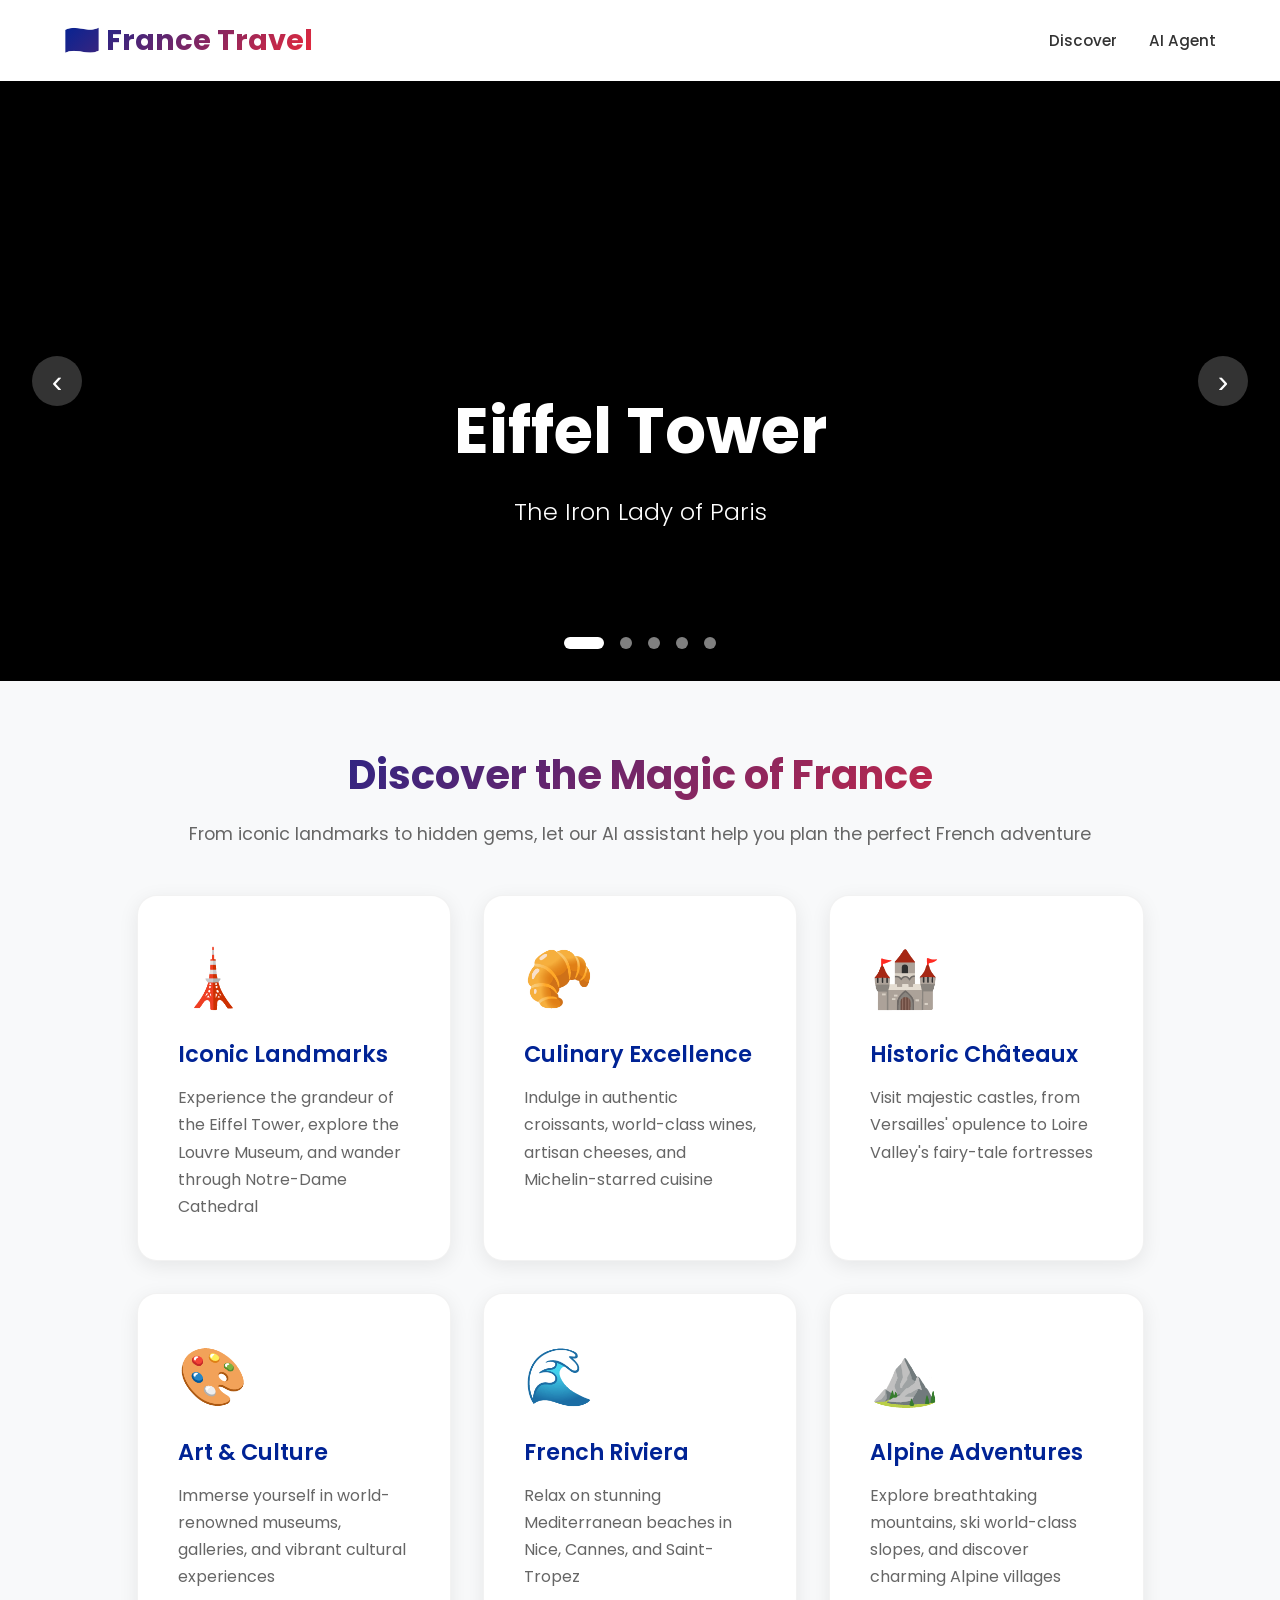
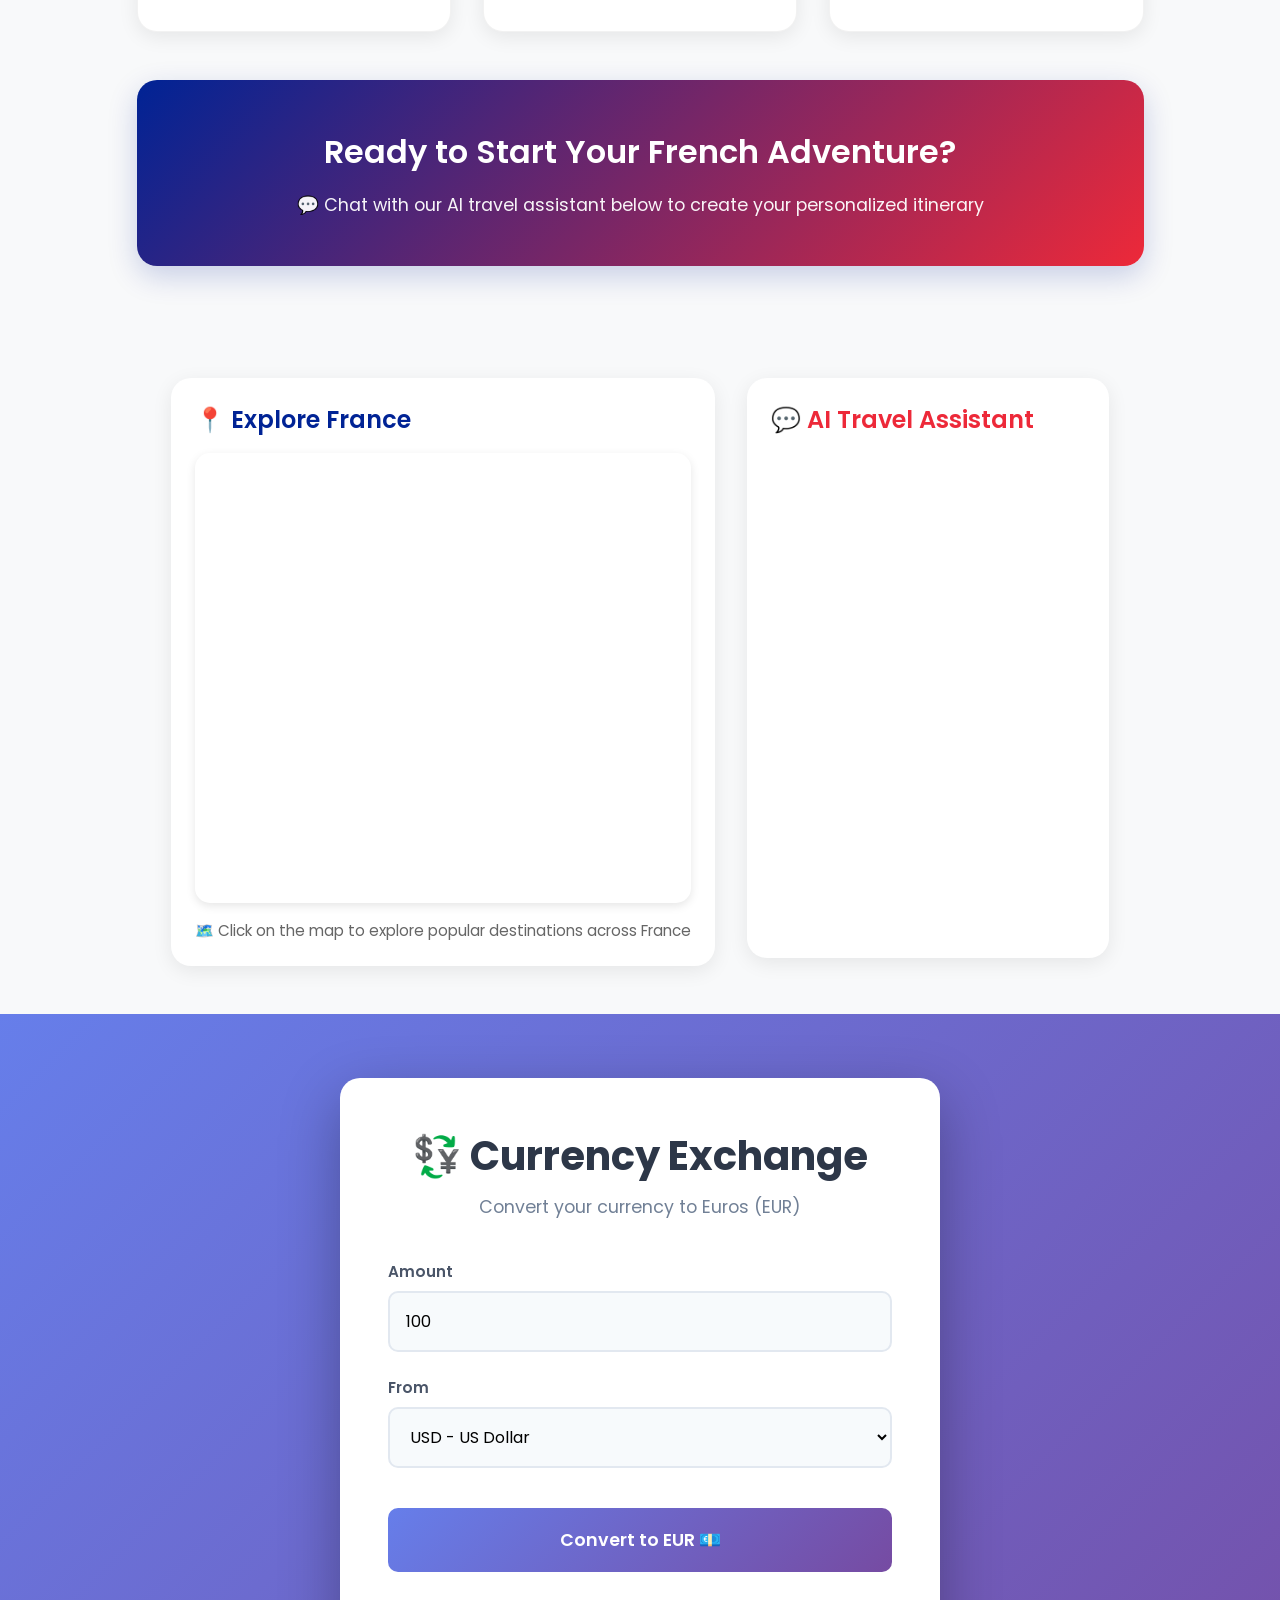
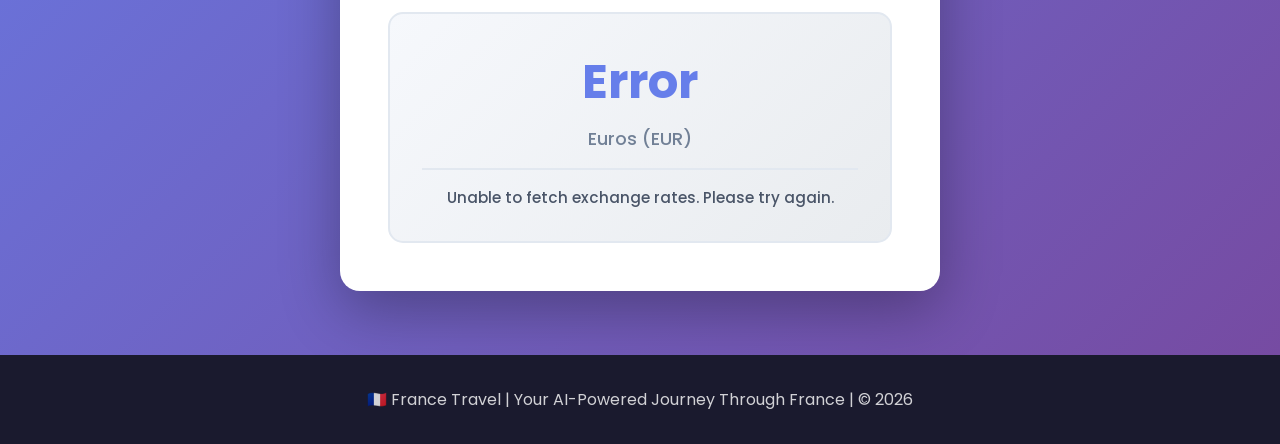
<file: France/france.html>
<!DOCTYPE html>
<html lang="en">
<head>
    <meta charset="UTF-8">
    <meta name="viewport" content="width=device-width, initial-scale=1.0">
    <title>Discover France | Your Dream French Adventure</title>
    <link href="https://fonts.googleapis.com/css2?family=Poppins:wght@300;400;600;700&display=swap" rel="stylesheet">
    <link rel="stylesheet" href="styles.css">
</head>
<body>
    <nav>
        <div class="logo">🇫🇷 France Travel</div>
        <div class="nav-links">
            <a href="#discover">Discover</a>
            <a href="#ai-agent">AI Agent</a>
        </div>
    </nav>

    <!-- Hero Carousel -->
    <div class="carousel-container">
        <div class="carousel-track" id="carouselTrack">
            <div class="carousel-slide slide-1">
                <div class="carousel-content">
                    <h1 class="carousel-title">Eiffel Tower</h1>
                    <p class="carousel-subtitle">The Iron Lady of Paris</p>
                </div>
            </div>
            <div class="carousel-slide slide-2">
                <div class="carousel-content">
                    <h1 class="carousel-title">Paris at Night</h1>
                    <p class="carousel-subtitle">The City of Lights</p>
                </div>
            </div>
            <div class="carousel-slide slide-3">
                <div class="carousel-content">
                    <h1 class="carousel-title">Arc de Triomphe</h1>
                    <p class="carousel-subtitle">Monument of French Glory</p>
                </div>
            </div>
            <div class="carousel-slide slide-4">
                <div class="carousel-content">
                    <h1 class="carousel-title">Mont Saint-Michel</h1>
                    <p class="carousel-subtitle">Medieval Marvel</p>
                </div>
            </div>
            <div class="carousel-slide slide-5">
                <div class="carousel-content">
                    <h1 class="carousel-title">Palace of Versailles</h1>
                    <p class="carousel-subtitle">Royal Grandeur</p>
                </div>
            </div>
        </div>
        
        <button class="carousel-arrow prev" onclick="moveCarousel(-1)">‹</button>
        <button class="carousel-arrow next" onclick="moveCarousel(1)">›</button>
        
        <div class="carousel-nav" id="carouselNav">
            <span class="carousel-dot active" onclick="goToSlide(0)"></span>
            <span class="carousel-dot" onclick="goToSlide(1)"></span>
            <span class="carousel-dot" onclick="goToSlide(2)"></span>
            <span class="carousel-dot" onclick="goToSlide(3)"></span>
            <span class="carousel-dot" onclick="goToSlide(4)"></span>
        </div>
    </div>

    <div class="content-section" id="discover">
        <h2 class="section-title">Discover the Magic of France</h2>
        <p class="section-subtitle">From iconic landmarks to hidden gems, let our AI assistant help you plan the perfect French adventure</p>
        
        <div class="features-grid">
            <div class="feature-card">
                <div class="feature-icon">🗼</div>
                <div class="feature-title">Iconic Landmarks</div>
                <div class="feature-text">Experience the grandeur of the Eiffel Tower, explore the Louvre Museum, and wander through Notre-Dame Cathedral</div>
            </div>
            
            <div class="feature-card">
                <div class="feature-icon">🥐</div>
                <div class="feature-title">Culinary Excellence</div>
                <div class="feature-text">Indulge in authentic croissants, world-class wines, artisan cheeses, and Michelin-starred cuisine</div>
            </div>
            
            <div class="feature-card">
                <div class="feature-icon">🏰</div>
                <div class="feature-title">Historic Châteaux</div>
                <div class="feature-text">Visit majestic castles, from Versailles' opulence to Loire Valley's fairy-tale fortresses</div>
            </div>
            
            <div class="feature-card">
                <div class="feature-icon">🎨</div>
                <div class="feature-title">Art & Culture</div>
                <div class="feature-text">Immerse yourself in world-renowned museums, galleries, and vibrant cultural experiences</div>
            </div>
            
            <div class="feature-card">
                <div class="feature-icon">🌊</div>
                <div class="feature-title">French Riviera</div>
                <div class="feature-text">Relax on stunning Mediterranean beaches in Nice, Cannes, and Saint-Tropez</div>
            </div>
            
            <div class="feature-card">
                <div class="feature-icon">⛰️</div>
                <div class="feature-title">Alpine Adventures</div>
                <div class="feature-text">Explore breathtaking mountains, ski world-class slopes, and discover charming Alpine villages</div>
            </div>
        </div>
        
        <div class="cta-box">
            <h3>Ready to Start Your French Adventure?</h3>
            <p>💬 Chat with our AI travel assistant below to create your personalized itinerary</p>
        </div>
    </div>

    <!-- Interactive Section: Map and Bot -->
    <div class="interactive-section" id="ai-agent">
        <div class="map-container">
            <h3 class="map-title">📍 Explore France</h3>
            <iframe 
                src="https://www.google.com/maps/embed?pb=!1m18!1m12!1m3!1d2712634.2952576066!2d0.6944799!3d46.603354!2m3!1f0!2f0!3f0!3m2!1i1024!2i768!4f13.1!3m3!1m2!1s0xd54a02933785731%3A0x6bfd3f96c747d9f7!2sFrance!5e0!3m2!1sen!2s!4v1234567890"
                width="100%" 
                height="450" 
                style="border:0; border-radius: 15px;" 
                allowfullscreen="" 
                loading="lazy" 
                referrerpolicy="no-referrer-when-downgrade">
            </iframe>
            <div class="map-info">
                <p>🗺️ Click on the map to explore popular destinations across France</p>
            </div>
        </div>
        
        <div class="bot-wrapper">
            <h3 class="bot-title">💬 AI Travel Assistant</h3>
            <div id="bot-container"></div>
        </div>
    </div>

    <!-- Currency Exchange Section -->
    <div class="exchange-section">
        <div class="exchange-container">
            <h2 class="exchange-title">💱 Currency Exchange</h2>
            <p class="exchange-subtitle">Convert your currency to Euros (EUR)</p>
            
            <div class="exchange-form">
                <div class="input-group">
                    <label for="amount">Amount</label>
                    <input type="number" id="amount" placeholder="Enter amount" value="100" min="0" step="0.01">
                </div>
                
                <div class="input-group">
                    <label for="fromCurrency">From</label>
                    <select id="fromCurrency">
                        <option value="USD">USD - US Dollar</option>
                        <option value="GBP">GBP - British Pound</option>
                        <option value="JPY">JPY - Japanese Yen</option>
                        <option value="CHF">CHF - Swiss Franc</option>
                        <option value="CAD">CAD - Canadian Dollar</option>
                        <option value="AUD">AUD - Australian Dollar</option>
                        <option value="CNY">CNY - Chinese Yuan</option>
                        <option value="INR">INR - Indian Rupee</option>
                    </select>
                </div>
                
                <button class="exchange-btn" onclick="convertCurrency()">Convert to EUR 💶</button>
                
                <div class="result-box" id="resultBox">
                    <div class="result-amount" id="resultAmount">--</div>
                    <div class="result-label">Euros (EUR)</div>
                    <div class="exchange-rate" id="exchangeRate"></div>
                </div>
            </div>
        </div>
    </div>

    <footer>
        <p>🇫🇷 France Travel | Your AI-Powered Journey Through France | © 2026</p>
    </footer>

    <script>
        let currentSlide = 0;
        const totalSlides = 5;
        const track = document.getElementById('carouselTrack');
        const dots = document.querySelectorAll('.carousel-dot');
        
        function updateCarousel() {
            track.style.transform = `translateX(-${currentSlide * 100}%)`;
            dots.forEach((dot, index) => {
                dot.classList.toggle('active', index === currentSlide);
            });
        }
        
        function moveCarousel(direction) {
            currentSlide = (currentSlide + direction + totalSlides) % totalSlides;
            updateCarousel();
        }
        
        function goToSlide(index) {
            currentSlide = index;
            updateCarousel();
        }
        
        // Auto-advance carousel every 5 seconds
        setInterval(() => {
            moveCarousel(1);
        }, 5000);

        // Currency Exchange Function
        async function convertCurrency() {
            const amount = document.getElementById('amount').value;
            const fromCurrency = document.getElementById('fromCurrency').value;
            const resultAmount = document.getElementById('resultAmount');
            const exchangeRate = document.getElementById('exchangeRate');
            
            if (!amount || amount <= 0) {
                alert('Please enter a valid amount');
                return;
            }
            
            resultAmount.textContent = 'Converting...';
            exchangeRate.textContent = '';
            
            try {
                const response = await fetch(`https://api.exchangerate-api.com/v4/latest/${fromCurrency}`);
                const data = await response.json();
                const rate = data.rates.EUR;
                const result = (amount * rate).toFixed(2);
                
                resultAmount.textContent = `€${result}`;
                exchangeRate.textContent = `1 ${fromCurrency} = €${rate.toFixed(4)} EUR`;
            } catch (error) {
                resultAmount.textContent = 'Error';
                exchangeRate.textContent = 'Unable to fetch exchange rates. Please try again.';
            }
        }
        
        // Auto-convert on page load
        convertCurrency();
    </script>

    <script src="https://cdn.botpress.cloud/webchat/v3.5/inject.js"></script>
    <script src="https://files.bpcontent.cloud/2025/12/29/09/20251229091928-1RDSYH8B.js" defer></script>
    
</html>
</file>
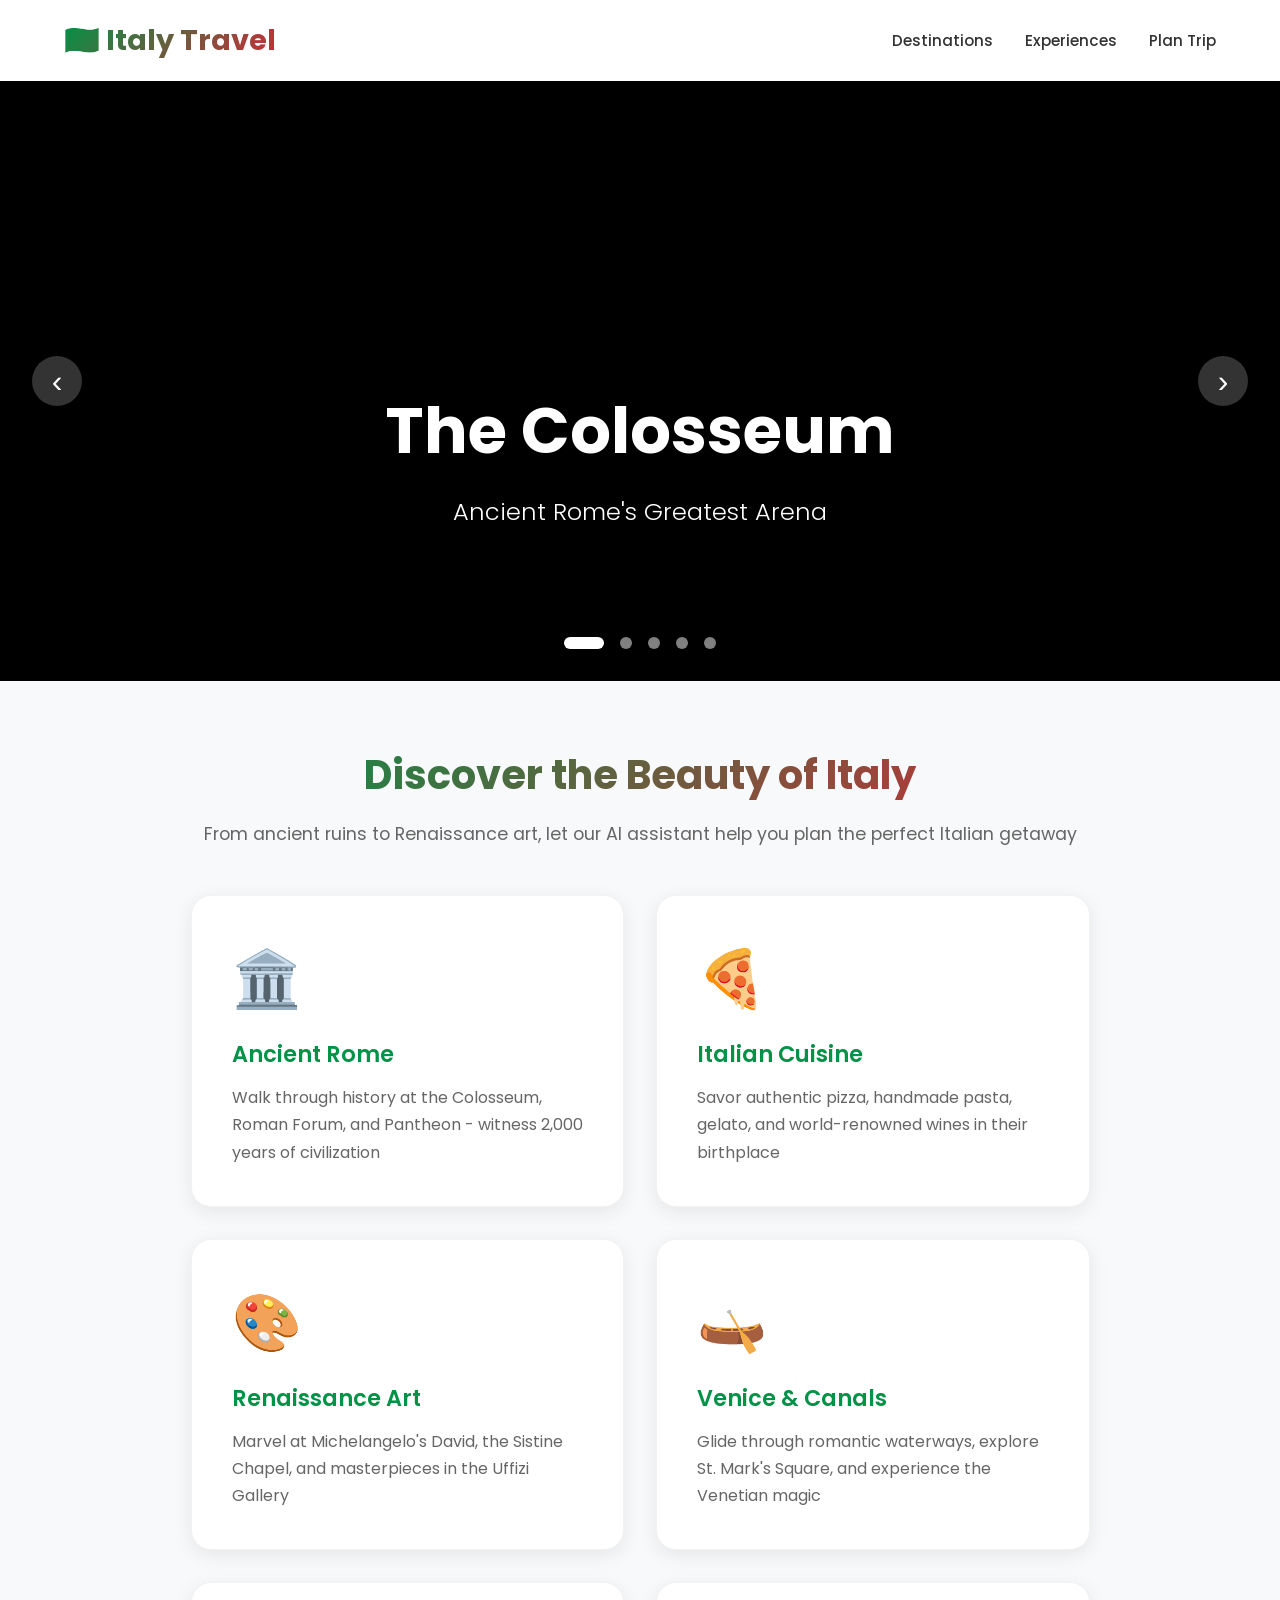
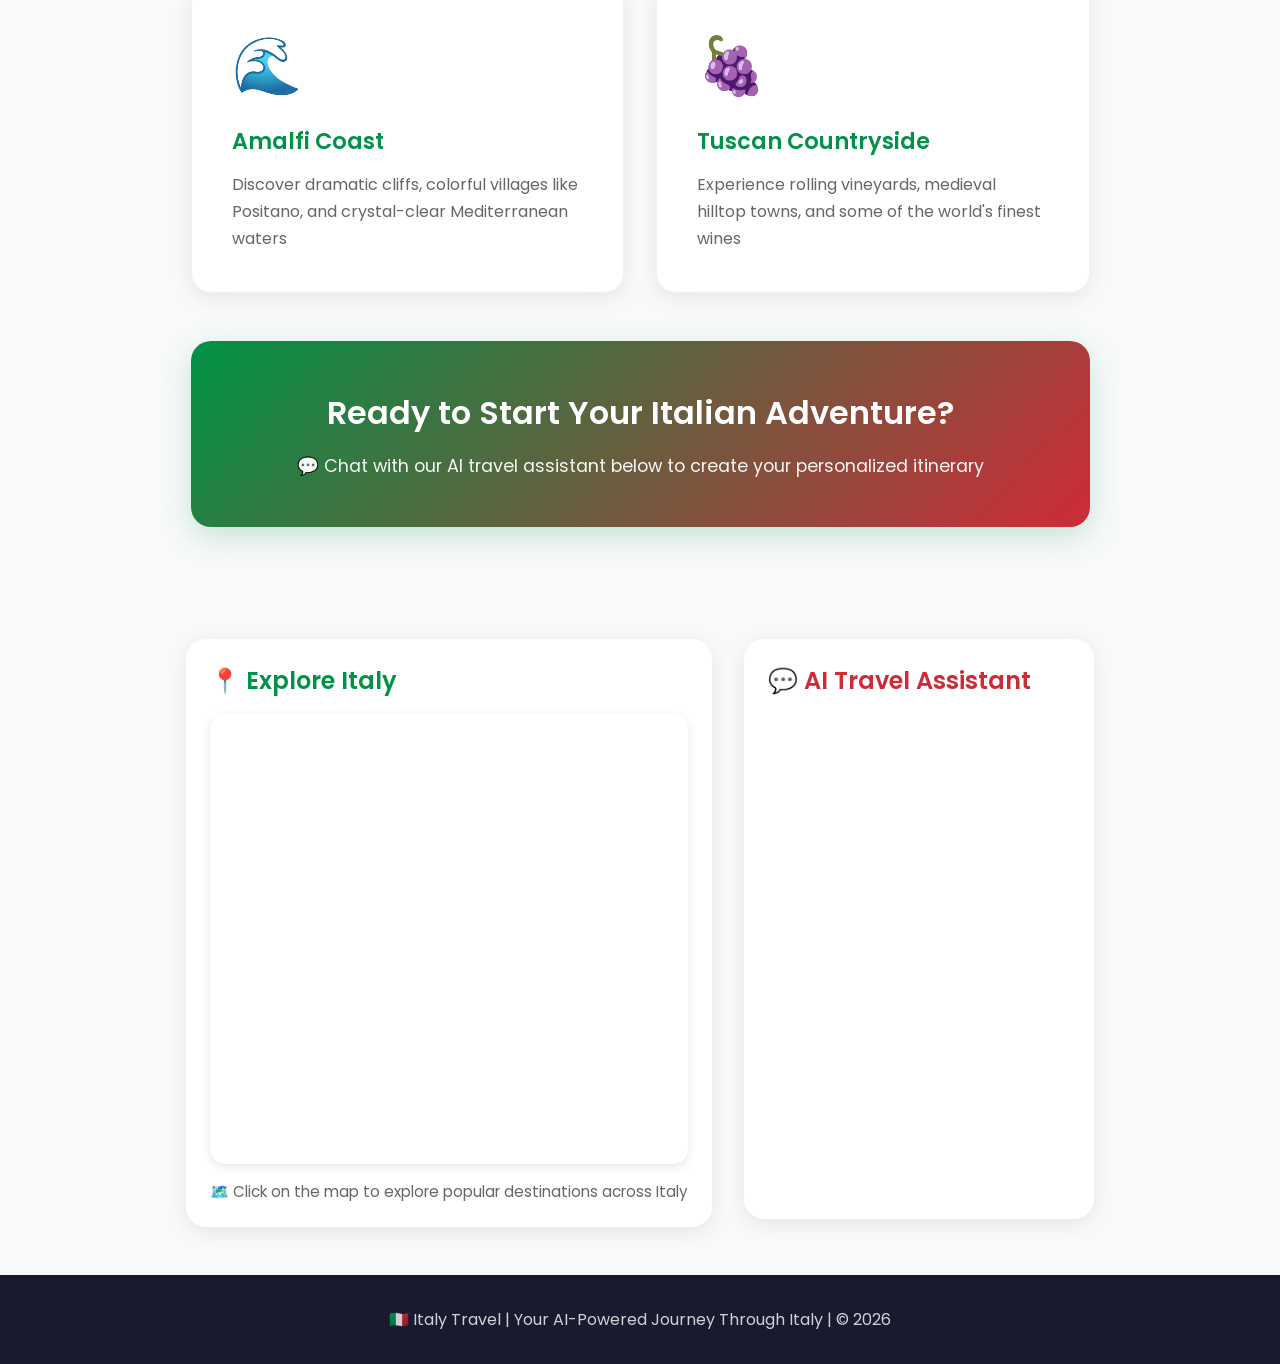
<file: Italy/italy.html>
<!DOCTYPE html>
<html lang="en">
<head>
    <meta charset="UTF-8">
    <meta name="viewport" content="width=device-width, initial-scale=1.0">
    <title>Discover Italy | Your Dream Italian Adventure</title>
    <link href="https://fonts.googleapis.com/css2?family=Poppins:wght@300;400;600;700&display=swap" rel="stylesheet">
    <link rel="stylesheet" href="styles-italy.css">
</head>
<body>
    <nav>
        <div class="logo">🇮🇹 Italy Travel</div>
        <div class="nav-links">
            <a href="#destinations">Destinations</a>
            <a href="#experiences">Experiences</a>
            <a href="#plan">Plan Trip</a>
        </div>
    </nav>

    <!-- Hero Carousel -->
    <div class="carousel-container">
        <div class="carousel-track" id="carouselTrack">
            <div class="carousel-slide slide-1">
                <div class="carousel-content">
                    <h1 class="carousel-title">The Colosseum</h1>
                    <p class="carousel-subtitle">Ancient Rome's Greatest Arena</p>
                </div>
            </div>
            <div class="carousel-slide slide-2">
                <div class="carousel-content">
                    <h1 class="carousel-title">Venice Canals</h1>
                    <p class="carousel-subtitle">The Floating City</p>
                </div>
            </div>
            <div class="carousel-slide slide-3">
                <div class="carousel-content">
                    <h1 class="carousel-title">Duomo di Firenze</h1>
                    <p class="carousel-subtitle">Renaissance Masterpiece</p>
                </div>
            </div>
            <div class="carousel-slide slide-4">
                <div class="carousel-content">
                    <h1 class="carousel-title">Amalfi Coast</h1>
                    <p class="carousel-subtitle">Mediterranean Paradise</p>
                </div>
            </div>
            <div class="carousel-slide slide-5">
                <div class="carousel-content">
                    <h1 class="carousel-title">Leaning Tower of Pisa</h1>
                    <p class="carousel-subtitle">Iconic Architectural Wonder</p>
                </div>
            </div>
        </div>
        
        <button class="carousel-arrow prev" onclick="moveCarousel(-1)">‹</button>
        <button class="carousel-arrow next" onclick="moveCarousel(1)">›</button>
        
        <div class="carousel-nav" id="carouselNav">
            <span class="carousel-dot active" onclick="goToSlide(0)"></span>
            <span class="carousel-dot" onclick="goToSlide(1)"></span>
            <span class="carousel-dot" onclick="goToSlide(2)"></span>
            <span class="carousel-dot" onclick="goToSlide(3)"></span>
            <span class="carousel-dot" onclick="goToSlide(4)"></span>
        </div>
    </div>

    <div class="content-section">
        <h2 class="section-title">Discover the Beauty of Italy</h2>
        <p class="section-subtitle">From ancient ruins to Renaissance art, let our AI assistant help you plan the perfect Italian getaway</p>
        
        <div class="features-grid">
            <div class="feature-card">
                <div class="feature-icon">🏛️</div>
                <div class="feature-title">Ancient Rome</div>
                <div class="feature-text">Walk through history at the Colosseum, Roman Forum, and Pantheon - witness 2,000 years of civilization</div>
            </div>
            
            <div class="feature-card">
                <div class="feature-icon">🍕</div>
                <div class="feature-title">Italian Cuisine</div>
                <div class="feature-text">Savor authentic pizza, handmade pasta, gelato, and world-renowned wines in their birthplace</div>
            </div>
            
            <div class="feature-card">
                <div class="feature-icon">🎨</div>
                <div class="feature-title">Renaissance Art</div>
                <div class="feature-text">Marvel at Michelangelo's David, the Sistine Chapel, and masterpieces in the Uffizi Gallery</div>
            </div>
            
            <div class="feature-card">
                <div class="feature-icon">🛶</div>
                <div class="feature-title">Venice & Canals</div>
                <div class="feature-text">Glide through romantic waterways, explore St. Mark's Square, and experience the Venetian magic</div>
            </div>
            
            <div class="feature-card">
                <div class="feature-icon">🌊</div>
                <div class="feature-title">Amalfi Coast</div>
                <div class="feature-text">Discover dramatic cliffs, colorful villages like Positano, and crystal-clear Mediterranean waters</div>
            </div>
            
            <div class="feature-card">
                <div class="feature-icon">🍇</div>
                <div class="feature-title">Tuscan Countryside</div>
                <div class="feature-text">Experience rolling vineyards, medieval hilltop towns, and some of the world's finest wines</div>
            </div>
        </div>
        
        <div class="cta-box">
            <h3>Ready to Start Your Italian Adventure?</h3>
            <p>💬 Chat with our AI travel assistant below to create your personalized itinerary</p>
        </div>
    </div>

    <!-- Interactive Section: Map and Bot -->
    <div class="interactive-section">
        <div class="map-container">
            <h3 class="map-title">📍 Explore Italy</h3>
            <iframe 
                src="https://www.google.com/maps/embed?pb=!1m18!1m12!1m3!1d3014939.2586889705!2d9.189982!3d41.871940!2m3!1f0!2f0!3f0!3m2!1i1024!2i768!4f13.1!3m3!1m2!1s0x12d4fe82448dd203%3A0xe22cf55c24635e6f!2sItaly!5e0!3m2!1sen!2s!4v1234567890"
                width="100%" 
                height="450" 
                style="border:0; border-radius: 15px;" 
                allowfullscreen="" 
                loading="lazy" 
                referrerpolicy="no-referrer-when-downgrade">
            </iframe>
            <div class="map-info">
                <p>🗺️ Click on the map to explore popular destinations across Italy</p>
            </div>
        </div>
        
        <div class="bot-wrapper">
            <h3 class="bot-title">💬 AI Travel Assistant</h3>
            <div id="bot-container">
                <div id="bp-embedded-webchat"></div>
            </div>
        </div>
    </div>

    <footer>
        <p>🇮🇹 Italy Travel | Your AI-Powered Journey Through Italy | © 2026</p>
    </footer>

    <script>
        let currentSlide = 0;
        const totalSlides = 5;
        const track = document.getElementById('carouselTrack');
        const dots = document.querySelectorAll('.carousel-dot');
        
        function updateCarousel() {
            track.style.transform = `translateX(-${currentSlide * 100}%)`;
            dots.forEach((dot, index) => {
                dot.classList.toggle('active', index === currentSlide);
            });
        }
        
        function moveCarousel(direction) {
            currentSlide = (currentSlide + direction + totalSlides) % totalSlides;
            updateCarousel();
        }
        
        function goToSlide(index) {
            currentSlide = index;
            updateCarousel();
        }
        
        // Auto-advance carousel every 5 seconds
        setInterval(() => {
            moveCarousel(1);
        }, 5000);
    </script>

    
    <script src="https://cdn.botpress.cloud/webchat/v3.5/inject.js"></script>
    <script src="https://files.bpcontent.cloud/2026/01/12/16/20260112164624-UHJSMZSH.js" defer></script>
    
    <script>
        window.botpressWebChat.init({
            composerPlaceholder: 'Ask me anything about traveling to Italy...',
            botConversationDescription: 'Your AI-powered Italy travel assistant',
            botId: 'your-bot-id',
            hostUrl: 'https://cdn.botpress.cloud/webchat/v2',
            messagingUrl: 'https://messaging.botpress.cloud',
            clientId: 'your-bot-id',
            webhookId: 'your-webhook-id',
            lazySocket: true,
            themeName: 'prism',
            botName: 'Italy Travel Assistant',
            stylesheet: 'https://webchat-styler-css.botpress.app/prod/code/14d0eb3f-8c00-4faf-acb2-3addf65f6d66/v77913/style.css',
            frontendVersion: 'v2',
            useSessionStorage: true,
            enableConversationDeletion: true,
            showPoweredBy: false,
            showBotInfoPage: true,
            enableTranscriptDownload: false,
            className: 'webchatIframe',
            containerWidth: '100%25',
            layoutWidth: '100%25',
            hideWidget: true,
            disableAnimations: true,
            closeOnEscape: false,
            showCloseButton: false
        });
        
        window.addEventListener('load', function() {
            // Inject webchat into the bot-container div
            const botContainer = document.getElementById('bot-container');
            const webchatIframe = document.querySelector('.webchatIframe');
            
            if (webchatIframe && botContainer) {
                // Move the iframe into our container
                botContainer.appendChild(webchatIframe);
                
                // Style the iframe to be fully embedded
                webchatIframe.style.cssText = `
                    position: relative !important;
                    width: 100% !important;
                    height: 100% !important;
                    border: none !important;
                    border-radius: 10px !important;
                    box-shadow: none !important;
                `;
            }
            
            // Open the chat immediately
            window.botpressWebChat.sendEvent({ type: 'show' });
        });
    </script>
    
</html>
</file>
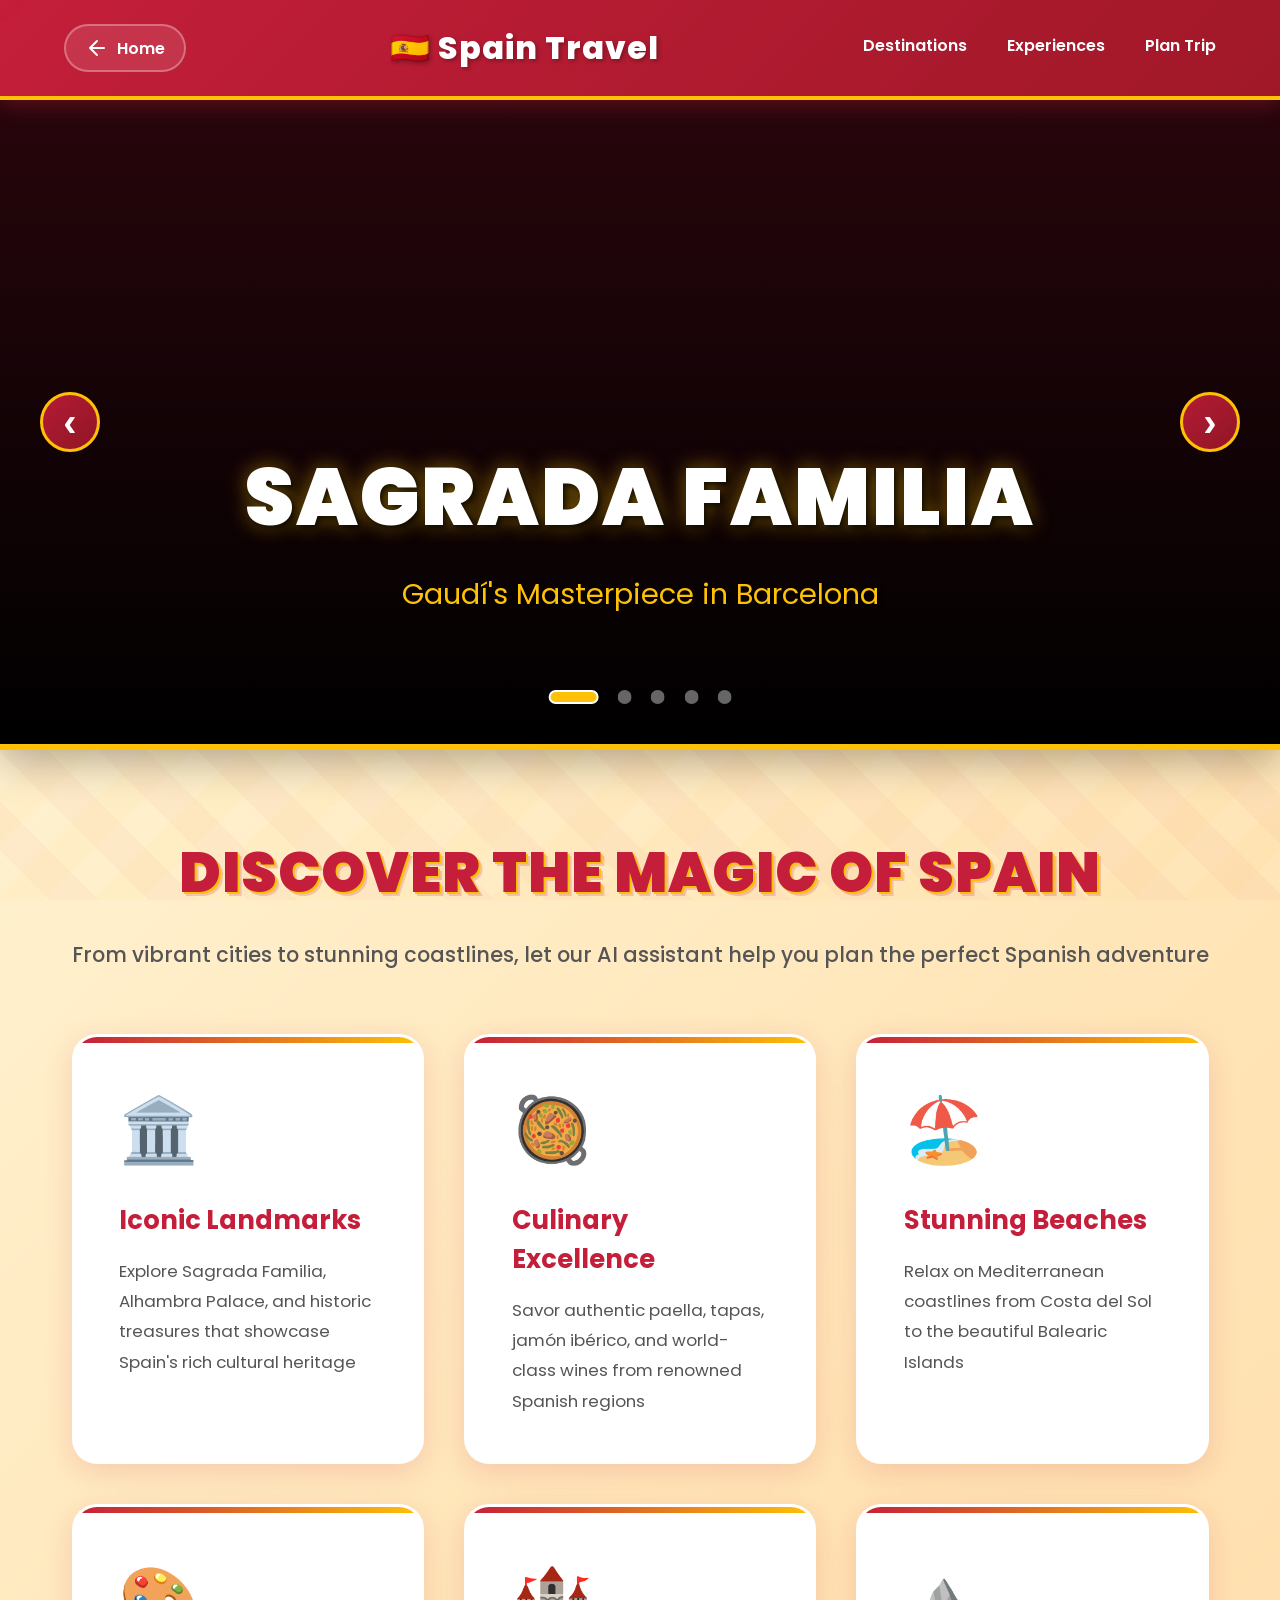
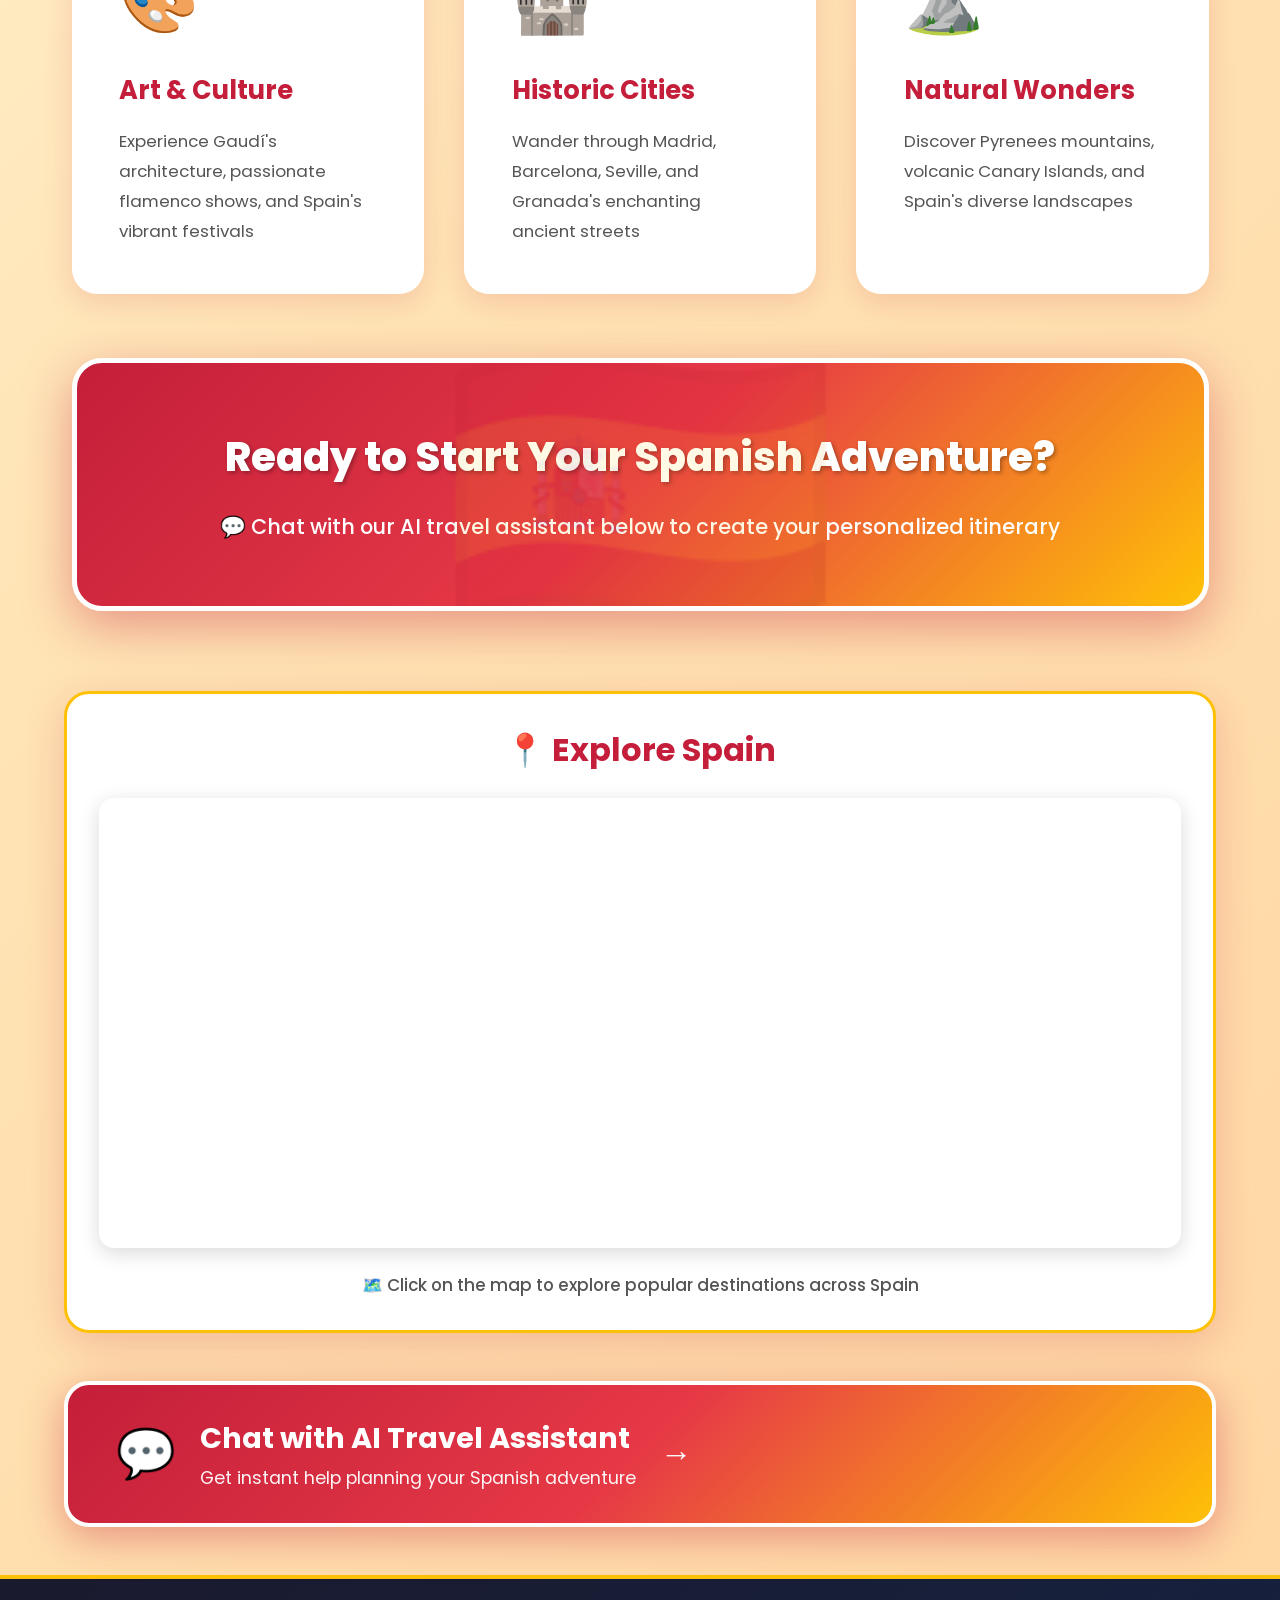
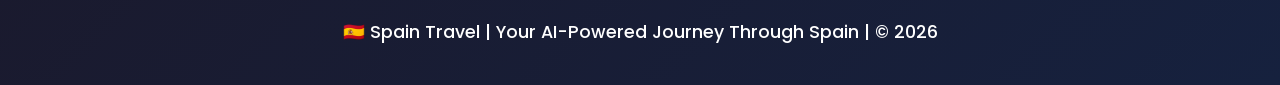
<file: Spain/spain.html>
<!DOCTYPE html>
<html lang="en">
<head>
    <meta charset="UTF-8">
    <meta name="viewport" content="width=device-width, initial-scale=1.0">
    <title>Discover Spain | Your Dream Spanish Adventure</title>
    <link href="https://fonts.googleapis.com/css2?family=Poppins:wght@300;400;600;700&display=swap" rel="stylesheet">
    <link rel="stylesheet" href="styles.css">
</head>
<body>
    <!-- Custom Red Cursor -->
    <div class="cursor-dot" id="cursorDot"></div>
    <div class="cursor-outline" id="cursorOutline"></div>

    <nav>
        <a href="../index.html#agents" class="back-arrow" title="Back to Home">
            <svg width="24" height="24" viewBox="0 0 24 24" fill="none" stroke="currentColor" stroke-width="2" stroke-linecap="round" stroke-linejoin="round">
                <path d="M19 12H5M12 19l-7-7 7-7"/>
            </svg>
            Home
        </a>
        <div class="logo">🇪🇸 Spain Travel</div>
        <div class="nav-links">
            <a href="#destinations">Destinations</a>
            <a href="#experiences">Experiences</a>
            <a href="#plan">Plan Trip</a>
        </div>
    </nav>

    <!-- Hero Carousel -->
    <div class="carousel-container">
        <div class="carousel-track" id="carouselTrack">
            <div class="carousel-slide slide-1">
                <div class="carousel-content">
                    <h1 class="carousel-title">Sagrada Familia</h1>
                    <p class="carousel-subtitle">Gaudí's Masterpiece in Barcelona</p>
                </div>
            </div>
            <div class="carousel-slide slide-2">
                <div class="carousel-content">
                    <h1 class="carousel-title">Alhambra Palace</h1>
                    <p class="carousel-subtitle">Moorish Wonder of Granada</p>
                </div>
            </div>
            <div class="carousel-slide slide-3">
                <div class="carousel-content">
                    <h1 class="carousel-title">Costa del Sol</h1>
                    <p class="carousel-subtitle">Sun-Kissed Mediterranean Beaches</p>
                </div>
            </div>
            <div class="carousel-slide slide-4">
                <div class="carousel-content">
                    <h1 class="carousel-title">Plaza Mayor</h1>
                    <p class="carousel-subtitle">Heart of Madrid</p>
                </div>
            </div>
            <div class="carousel-slide slide-5">
                <div class="carousel-content">
                    <h1 class="carousel-title">Park Güell</h1>
                    <p class="carousel-subtitle">Colorful Paradise in Barcelona</p>
                </div>
            </div>
        </div>
        
        <button class="carousel-arrow prev" onclick="moveCarousel(-1)">‹</button>
        <button class="carousel-arrow next" onclick="moveCarousel(1)">›</button>
        
        <div class="carousel-nav" id="carouselNav">
            <span class="carousel-dot active" onclick="goToSlide(0)"></span>
            <span class="carousel-dot" onclick="goToSlide(1)"></span>
            <span class="carousel-dot" onclick="goToSlide(2)"></span>
            <span class="carousel-dot" onclick="goToSlide(3)"></span>
            <span class="carousel-dot" onclick="goToSlide(4)"></span>
        </div>
    </div>

    <div class="content-section">
        <h2 class="section-title">Discover the Magic of Spain</h2>
        <p class="section-subtitle">From vibrant cities to stunning coastlines, let our AI assistant help you plan the perfect Spanish adventure</p>
        
        <div class="features-grid">
            <div class="feature-card">
                <div class="feature-icon">🏛️</div>
                <div class="feature-title">Iconic Landmarks</div>
                <div class="feature-text">Explore Sagrada Familia, Alhambra Palace, and historic treasures that showcase Spain's rich cultural heritage</div>
            </div>
            
            <div class="feature-card">
                <div class="feature-icon">🥘</div>
                <div class="feature-title">Culinary Excellence</div>
                <div class="feature-text">Savor authentic paella, tapas, jamón ibérico, and world-class wines from renowned Spanish regions</div>
            </div>
            
            <div class="feature-card">
                <div class="feature-icon">🏖️</div>
                <div class="feature-title">Stunning Beaches</div>
                <div class="feature-text">Relax on Mediterranean coastlines from Costa del Sol to the beautiful Balearic Islands</div>
            </div>
            
            <div class="feature-card">
                <div class="feature-icon">🎨</div>
                <div class="feature-title">Art & Culture</div>
                <div class="feature-text">Experience Gaudí's architecture, passionate flamenco shows, and Spain's vibrant festivals</div>
            </div>
            
            <div class="feature-card">
                <div class="feature-icon">🏰</div>
                <div class="feature-title">Historic Cities</div>
                <div class="feature-text">Wander through Madrid, Barcelona, Seville, and Granada's enchanting ancient streets</div>
            </div>
            
            <div class="feature-card">
                <div class="feature-icon">⛰️</div>
                <div class="feature-title">Natural Wonders</div>
                <div class="feature-text">Discover Pyrenees mountains, volcanic Canary Islands, and Spain's diverse landscapes</div>
            </div>
        </div>
        
        <div class="cta-box">
            <h3>Ready to Start Your Spanish Adventure?</h3>
            <p>💬 Chat with our AI travel assistant below to create your personalized itinerary</p>
        </div>
    </div>

    <!-- Interactive Section: Map -->
    <div class="interactive-section">
        <div class="map-container">
            <h3 class="map-title">📍 Explore Spain</h3>
            <iframe 
                src="https://www.google.com/maps/embed?pb=!1m18!1m12!1m3!1d6141672.924383253!2d-8.746380999999999!3d40.0028028!2m3!1f0!2f0!3f0!3m2!1i1024!2i768!4f13.1!3m3!1m2!1s0xc42e3783261bc8b%3A0xa6ec2c940768a3ec!2sSpain!5e0!3m2!1sen!2s!4v1234567890123!5m2!1sen!2s"
                width="100%" 
                height="450" 
                style="border:0; border-radius: 15px;" 
                allowfullscreen="" 
                loading="lazy" 
                referrerpolicy="no-referrer-when-downgrade">
            </iframe>
            <div class="map-info">
                <p>🗺️ Click on the map to explore popular destinations across Spain</p>
            </div>
        </div>
        
        <!-- Chat Trigger Button -->
        <div class="chat-trigger-container">
            <button class="chat-trigger-btn" onclick="openChatbot()">
                <span class="chat-icon">💬</span>
                <div class="chat-trigger-text">
                    <h3>Chat with AI Travel Assistant</h3>
                    <p>Get instant help planning your Spanish adventure</p>
                </div>
                <span class="chat-arrow">→</span>
            </button>
        </div>
    </div>

    <!-- Chatbot Modal Popup -->
    <div class="chatbot-modal" id="chatbotModal">
        <div class="chatbot-overlay" onclick="closeChatbot()"></div>
        <div class="chatbot-container">
            <div class="chatbot-header">
                <div class="chatbot-header-content">
                    <span class="chatbot-icon">🇪🇸</span>
                    <div>
                        <h3>Spain Travel Assistant</h3>
                        <p>Ask me anything about Spain!</p>
                    </div>
                </div>
                <button class="close-btn" onclick="closeChatbot()">✕</button>
            </div>
            <div class="bot-wrapper">
                <div id="bot-container"></div>
            </div>
        </div>
    </div>

    <footer>
        <p>🇪🇸 Spain Travel | Your AI-Powered Journey Through Spain | © 2026</p>
    </footer>

    <script>
        // Carousel functionality
        let currentSlide = 0;
        const totalSlides = 5;
        const track = document.getElementById('carouselTrack');
        const dots = document.querySelectorAll('.carousel-dot');
        
        function updateCarousel() {
            track.style.transform = `translateX(-${currentSlide * 100}%)`;
            dots.forEach((dot, index) => {
                dot.classList.toggle('active', index === currentSlide);
            });
        }
        
        function moveCarousel(direction) {
            currentSlide = (currentSlide + direction + totalSlides) % totalSlides;
            updateCarousel();
        }
        
        function goToSlide(index) {
            currentSlide = index;
            updateCarousel();
        }
        
        // Auto-advance carousel every 5 seconds
        setInterval(() => {
            moveCarousel(1);
        }, 5000);

        // Chatbot functionality
        const API_ENDPOINT = 'https://flowise-production-c7b4.up.railway.app/api/v1/prediction/abd76dc4-463c-45bc-a17f-ec49e937799f';
        
        const chatContainer = document.getElementById('bot-container');
        let chatMessages = [];
        let isProcessing = false;

        // Initialize chat interface
        function initChat() {
            chatContainer.innerHTML = `
                <div style="display: flex; flex-direction: column; height: 100%; min-height: 600px; background: linear-gradient(to bottom, #f8f9fa, #ffffff); border-radius: 15px; overflow: hidden; box-shadow: 0 4px 20px rgba(0,0,0,0.08);">
                    <div style="padding: 1.2rem 1rem; background: linear-gradient(135deg, rgba(196, 30, 58, 0.05), rgba(255, 193, 7, 0.05)); border-bottom: 1px solid #e0e0e0; display: flex; flex-wrap: wrap; gap: 0.5rem; max-height: 120px; overflow-y: auto;" id="suggestions">
                        <button class="pill-button" onclick="useSuggestion('What is the best time to visit Spain?')">Best time to visit</button>
                        <button class="pill-button" onclick="useSuggestion('Where should I go in Spain for a first visit?')">Where should I go</button>
                        <button class="pill-button" onclick="useSuggestion('What food should I try in Spain?')">Food to try</button>
                        <button class="pill-button" onclick="useSuggestion('How much does a trip to Spain typically cost?')">Budget tips</button>
                        <button class="pill-button" onclick="useSuggestion('How do I get around Spain by train?')">Transportation</button>
                        <button class="pill-button" onclick="useSuggestion('What cultural events happen in Spain?')">Cultural events</button>
                        <button class="pill-button" onclick="useSuggestion('Is Spain safe for tourists?')">Safety tips</button>
                        <button class="pill-button" onclick="useSuggestion('What should I pack for Spain?')">What to pack</button>
                        <button class="pill-button" onclick="useSuggestion('What activities can I do in Spain?')">Activities</button>
                        <button class="pill-button" onclick="useSuggestion('What are popular attractions in Spain?')">Popular attractions</button>
                        <button class="pill-button" onclick="useSuggestion('Tell me about Spanish traditions')">Traditions</button>
                        <button class="pill-button" onclick="useSuggestion('What Spanish phrases should I learn?')">Useful phrases</button>
                        <button class="pill-button" onclick="useSuggestion('How many days should I spend in Spain?')">Trip duration</button>
                        <button class="pill-button" onclick="useSuggestion('What are the best day trips from major cities?')">Day trips</button>
                    </div>
                    <div style="flex: 1; overflow-y: auto; padding: 1.5rem; display: flex; flex-direction: column; gap: 1rem;" id="messages">
                        <div style="background: linear-gradient(135deg, #fff, #fef9f5); padding: 1.2rem; border-radius: 18px 18px 18px 4px; box-shadow: 0 3px 12px rgba(0,0,0,0.08); border-left: 4px solid #C41E3A;">
                            <p style="margin: 0; color: #333; font-size: 0.95rem; line-height: 1.6;"><strong>¡Hola!</strong> I'm your Spain Travel Assistant. Ask me about places, food, transport, safety, weather, budgeting or itineraries in Spain. 🇪🇸</p>
                        </div>
                    </div>
                    <div style="padding: 1.2rem; background: white; border-top: 2px solid #f0f0f0; display: flex; gap: 0.7rem; box-shadow: 0 -2px 10px rgba(0,0,0,0.05);">
                        <input type="text" id="userInput" placeholder="Ask me about Spain... ✈️" 
                            style="flex: 1; padding: 0.85rem 1.2rem; border: 2px solid #e0e0e0; border-radius: 25px; font-size: 0.95rem; outline: none; font-family: 'Poppins', sans-serif; transition: all 0.3s;"
                            onfocus="this.style.borderColor='#C41E3A'; this.style.boxShadow='0 0 0 3px rgba(196,30,58,0.1)'"
                            onblur="this.style.borderColor='#e0e0e0'; this.style.boxShadow='none'"
                            onkeypress="if(event.key === 'Enter') sendMessage()">
                        <button onclick="sendMessage()" id="sendBtn"
                            style="padding: 0.85rem 2rem; background: linear-gradient(135deg, #C41E3A, #FFC107); color: white; border: none; border-radius: 25px; cursor: pointer; font-weight: 600; font-size: 0.95rem; font-family: 'Poppins', sans-serif; transition: all 0.3s; box-shadow: 0 4px 12px rgba(196,30,58,0.3);"
                            onmouseover="this.style.transform='translateY(-2px)'; this.style.boxShadow='0 6px 20px rgba(196,30,58,0.4)'" 
                            onmouseout="this.style.transform='translateY(0)'; this.style.boxShadow='0 4px 12px rgba(196,30,58,0.3)'">
                            Send 📤
                        </button>
                    </div>
                </div>
            `;
        }

        function useSuggestion(text) {
            const input = document.getElementById('userInput');
            input.value = text;
            input.focus();
        }

        function formatMessage(text) {
            // Convert **bold** to <strong>
            text = text.replace(/\*\*(.+?)\*\*/g, '<strong>$1</strong>');
            
            // Split into lines
            const lines = text.split('\n');
            let formatted = '';
            let inList = false;
            
            for (let line of lines) {
                line = line.trim();
                
                // Check for bullet points (starts with * or -)
                if (line.match(/^[\*\-]\s+(.+)$/)) {
                    const content = line.replace(/^[\*\-]\s+/, '');
                    if (!inList) {
                        formatted += '<ul style="margin: 0.5rem 0; padding-left: 1.5rem; list-style-type: disc;">';
                        inList = true;
                    }
                    formatted += `<li style="margin: 0.3rem 0; line-height: 1.5;">${content}</li>`;
                } else {
                    // Close list if we were in one
                    if (inList) {
                        formatted += '</ul>';
                        inList = false;
                    }
                    // Add regular line
                    if (line) {
                        formatted += `<p style="margin: 0.5rem 0; line-height: 1.6;">${line}</p>`;
                    }
                }
            }
            
            // Close list if still open
            if (inList) {
                formatted += '</ul>';
            }
            
            return formatted;
        }

        function addMessage(text, isUser = false) {
            const messagesDiv = document.getElementById('messages');
            const messageDiv = document.createElement('div');
            messageDiv.style.cssText = `
                background: ${isUser ? 'linear-gradient(135deg, #C41E3A, #FFC107)' : 'white'};
                color: ${isUser ? 'white' : '#333'};
                padding: 1.2rem;
                border-radius: ${isUser ? '18px 18px 4px 18px' : '18px 18px 18px 4px'};
                box-shadow: 0 3px 12px rgba(0,0,0,0.1);
                ${isUser ? 'margin-left: auto; max-width: 80%;' : 'max-width: 90%;'}
                animation: slideIn 0.3s ease;
            `;
            messageDiv.innerHTML = isUser ? text : formatMessage(text);
            messagesDiv.appendChild(messageDiv);
            messagesDiv.scrollTop = messagesDiv.scrollHeight;
        }

        function showTyping() {
            const messagesDiv = document.getElementById('messages');
            const typingDiv = document.createElement('div');
            typingDiv.id = 'typing';
            typingDiv.style.cssText = 'background: linear-gradient(135deg, #f8f9fa, #fff); padding: 1.2rem; border-radius: 18px 18px 18px 4px; box-shadow: 0 3px 12px rgba(0,0,0,0.08); border-left: 4px solid #FFC107; max-width: 90%;';
            typingDiv.innerHTML = `
                <div style="display: flex; align-items: center; gap: 0.5rem; color: #666;">
                    <span style="font-style: italic;">Thinking</span>
                    <div style="display: flex; gap: 4px;">
                        <span style="width: 8px; height: 8px; background: #C41E3A; border-radius: 50%; animation: bounce 1.4s infinite ease-in-out both; animation-delay: -0.32s;"></span>
                        <span style="width: 8px; height: 8px; background: #FFC107; border-radius: 50%; animation: bounce 1.4s infinite ease-in-out both; animation-delay: -0.16s;"></span>
                        <span style="width: 8px; height: 8px; background: #C41E3A; border-radius: 50%; animation: bounce 1.4s infinite ease-in-out both;"></span>
                    </div>
                </div>
                <style>
                    @keyframes bounce {
                        0%, 80%, 100% { transform: scale(0); }
                        40% { transform: scale(1); }
                    }
                </style>
            `;
            messagesDiv.appendChild(typingDiv);
            messagesDiv.scrollTop = messagesDiv.scrollHeight;
        }

        function removeTyping() {
            const typing = document.getElementById('typing');
            if (typing) typing.remove();
        }

        async function sendMessage() {
            const input = document.getElementById('userInput');
            const message = input.value.trim();
            
            if (!message || isProcessing) return;
            
            isProcessing = true;
            document.getElementById('sendBtn').disabled = true;
            
            addMessage(message, true);
            input.value = '';
            showTyping();
            
            try {
                const response = await fetch(API_ENDPOINT, {
                    method: 'POST',
                    headers: { 'Content-Type': 'application/json' },
                    body: JSON.stringify({ question: message })
                });
                
                const data = await response.json();
                removeTyping();
                
                const reply = data.text || data.answer || data.response || 'Sorry, I could not process that request.';
                addMessage(reply);
            } catch (error) {
                removeTyping();
                addMessage('Sorry, there was an error. Please try again.');
            } finally {
                isProcessing = false;
                document.getElementById('sendBtn').disabled = false;
                input.focus();
            }
        }

        // Initialize on load
        initChat();

        // Chatbot Modal Functions
        function openChatbot() {
            document.getElementById('chatbotModal').classList.add('active');
            document.body.style.overflow = 'hidden';
        }

        function closeChatbot() {
            document.getElementById('chatbotModal').classList.remove('active');
            document.body.style.overflow = 'auto';
        }

        // Close on Escape key
        document.addEventListener('keydown', (e) => {
            if (e.key === 'Escape') {
                closeChatbot();
            }
        });

        // Custom Red Cursor
        const cursorDot = document.getElementById('cursorDot');
        const cursorOutline = document.getElementById('cursorOutline');

        window.addEventListener('mousemove', (e) => {
            cursorDot.style.left = e.clientX + 'px';
            cursorDot.style.top = e.clientY + 'px';
            
            cursorOutline.style.left = e.clientX - 20 + 'px';
            cursorOutline.style.top = e.clientY - 20 + 'px';
        });

        // Interactive elements cursor effect
        const interactiveElements = document.querySelectorAll('a, button, .feature-card, .pill-button, .carousel-arrow, .carousel-dot');
        
        interactiveElements.forEach(el => {
            el.addEventListener('mouseenter', () => {
                cursorDot.style.transform = 'scale(2.5)';
                cursorOutline.style.transform = 'scale(1.5)';
                cursorOutline.style.borderColor = '#FFC107';
            });
            
            el.addEventListener('mouseleave', () => {
                cursorDot.style.transform = 'scale(1)';
                cursorOutline.style.transform = 'scale(1)';
                cursorOutline.style.borderColor = '#C41E3A';
            });
        });
    </script>
    
</body>
</html>
</file>
<file: France/styles.css>
* {
    margin: 0;
    padding: 0;
    box-sizing: border-box;
}

html {
    scroll-behavior: smooth;
}

body {
    font-family: 'Poppins', sans-serif;
    background: #f8f9fa;
    min-height: 100vh;
    display: flex;
    flex-direction: column;
    overflow-x: hidden;
}

/* Modern Navigation */
nav {
    background: #fff;
    padding: 1.2rem 5%;
    display: flex;
    justify-content: space-between;
    align-items: center;
    box-shadow: 0 2px 10px rgba(0,0,0,0.05);
    position: sticky;
    top: 0;
    z-index: 1000;
}

.logo {
    font-size: 1.8rem;
    font-weight: 700;
    background: linear-gradient(135deg, #002395, #ED2939);
    -webkit-background-clip: text;
    -webkit-text-fill-color: transparent;
    background-clip: text;
}

.nav-links {
    display: flex;
    gap: 2rem;
    font-size: 0.95rem;
    font-weight: 500;
}

.nav-links a {
    color: #333;
    text-decoration: none;
    transition: color 0.3s;
}

.nav-links a:hover {
    color: #ED2939;
}

/* Hero Carousel */
.carousel-container {
    position: relative;
    width: 100%;
    height: 600px;
    overflow: hidden;
    background: #000;
}

.carousel-track {
    display: flex;
    transition: transform 0.8s cubic-bezier(0.4, 0, 0.2, 1);
    height: 100%;
}

.carousel-slide {
    min-width: 100%;
    height: 100%;
    position: relative;
    background-size: cover;
    background-position: center;
}

.carousel-slide::after {
    content: '';
    position: absolute;
    top: 0;
    left: 0;
    right: 0;
    bottom: 0;
    background: linear-gradient(to bottom, rgba(0,0,0,0.3), rgba(0,0,0,0.5));
}

.slide-1 { background-image: url('https://images.unsplash.com/photo-1511739001486-6bfe10ce785f?w=1600&q=80'); }
.slide-2 { background-image: url('https://images.unsplash.com/photo-1502602898657-3e91760cbb34?w=1600&q=80'); }
.slide-3 { background-image: url('https://images.unsplash.com/photo-1549144511-f099e773c147?w=1600&q=80'); }
.slide-4 { background-image: url('https://images.unsplash.com/photo-1555881400-74d7acaacd8b?w=1600&q=80'); }
.slide-5 { background-image: url('https://images.unsplash.com/photo-1583422409516-2895a77efded?w=1600&q=80'); }

.carousel-content {
    position: absolute;
    bottom: 20%;
    left: 5%;
    right: 5%;
    text-align: center;
    color: white;
    z-index: 10;
}

.carousel-title {
    font-size: 4rem;
    font-weight: 700;
    margin-bottom: 1rem;
    text-shadow: 2px 4px 8px rgba(0,0,0,0.6);
    animation: fadeInUp 1s ease;
}

.carousel-subtitle {
    font-size: 1.5rem;
    font-weight: 300;
    margin-bottom: 2rem;
    text-shadow: 1px 2px 4px rgba(0,0,0,0.6);
    animation: fadeInUp 1s ease 0.2s both;
}

@keyframes fadeInUp {
    from {
        opacity: 0;
        transform: translateY(30px);
    }
    to {
        opacity: 1;
        transform: translateY(0);
    }
}

.carousel-nav {
    position: absolute;
    bottom: 2rem;
    left: 50%;
    transform: translateX(-50%);
    display: flex;
    gap: 1rem;
    z-index: 20;
}

.carousel-dot {
    width: 12px;
    height: 12px;
    border-radius: 50%;
    background: rgba(255,255,255,0.5);
    cursor: pointer;
    transition: all 0.3s;
}

.carousel-dot.active {
    background: #fff;
    width: 40px;
    border-radius: 6px;
}

.carousel-arrow {
    position: absolute;
    top: 50%;
    transform: translateY(-50%);
    background: rgba(255,255,255,0.2);
    border: none;
    color: white;
    font-size: 2rem;
    width: 50px;
    height: 50px;
    border-radius: 50%;
    cursor: pointer;
    transition: all 0.3s;
    z-index: 20;
    backdrop-filter: blur(5px);
}

.carousel-arrow:hover {
    background: rgba(255,255,255,0.3);
    transform: translateY(-50%) scale(1.1);
}

.carousel-arrow.prev { left: 2rem; }
.carousel-arrow.next { right: 2rem; }

/* Modern Content Section */
.content-section {
    max-width: 1400px;
    margin: 0 auto;
    padding: 4rem 5%;
}

.section-title {
    font-size: 2.5rem;
    font-weight: 700;
    text-align: center;
    margin-bottom: 1rem;
    background: linear-gradient(135deg, #002395, #ED2939);
    -webkit-background-clip: text;
    -webkit-text-fill-color: transparent;
    background-clip: text;
}

.section-subtitle {
    text-align: center;
    color: #666;
    font-size: 1.1rem;
    margin-bottom: 3rem;
}

.features-grid {
    display: grid;
    grid-template-columns: repeat(auto-fit, minmax(300px, 1fr));
    gap: 2rem;
    margin-top: 3rem;
}

.feature-card {
    background: #fff;
    padding: 2.5rem;
    border-radius: 20px;
    box-shadow: 0 5px 20px rgba(0,0,0,0.08);
    transition: all 0.4s cubic-bezier(0.4, 0, 0.2, 1);
    border: 1px solid rgba(0,0,0,0.05);
}

.feature-card:hover {
    transform: translateY(-10px);
    box-shadow: 0 15px 40px rgba(0,0,0,0.12);
}

.feature-icon {
    font-size: 3.5rem;
    margin-bottom: 1rem;
}

.feature-title {
    font-size: 1.4rem;
    color: #002395;
    margin-bottom: 0.8rem;
    font-weight: 600;
}

.feature-text {
    font-size: 1rem;
    color: #666;
    line-height: 1.7;
}

.cta-box {
    background: linear-gradient(135deg, #002395, #ED2939);
    color: white;
    padding: 3rem;
    border-radius: 20px;
    text-align: center;
    margin-top: 3rem;
    box-shadow: 0 10px 30px rgba(0,35,149,0.2);
}

.cta-box h3 {
    font-size: 2rem;
    margin-bottom: 1rem;
    font-weight: 600;
}

.cta-box p {
    font-size: 1.1rem;
    opacity: 0.95;
}

footer {
    background: #1a1a2e;
    color: white;
    text-align: center;
    padding: 2rem;
    margin-top: auto;
}

footer p {
    opacity: 0.8;
}

/* Interactive Section - Map and Bot */
.interactive-section {
    max-width: 1400px;
    margin: 0 auto;
    padding: 3rem 5%;
    display: grid;
    grid-template-columns: 1.5fr 1fr;
    gap: 2rem;
    align-items: stretch;
}

.map-container {
    background: #fff;
    padding: 1.5rem;
    border-radius: 20px;
    box-shadow: 0 5px 20px rgba(0,0,0,0.08);
    display: flex;
    flex-direction: column;
}

.map-title {
    font-size: 1.5rem;
    color: #002395;
    margin-bottom: 1rem;
    font-weight: 600;
}

.map-container iframe {
    width: 100%;
    height: 450px;
    border: 0;
    border-radius: 15px;
    box-shadow: 0 3px 10px rgba(0,0,0,0.1);
}

.map-info {
    margin-top: 1rem;
    text-align: center;
    color: #666;
    font-size: 0.95rem;
}

.bot-wrapper {
    background: #fff;
    padding: 1.5rem;
    border-radius: 20px;
    box-shadow: 0 5px 20px rgba(0,0,0,0.08);
    height: 100%;
    max-height: 580px;
    display: flex;
    flex-direction: column;
}

.bot-title {
    font-size: 1.5rem;
    color: #ED2939;
    margin-bottom: 0.8rem;
    font-weight: 600;
    flex-shrink: 0;
}

.bot-description {
    color: #666;
    font-size: 0.95rem;
    margin-bottom: 1rem;
    line-height: 1.6;
    flex-shrink: 0;
}

#bot-container {
    flex: 1;
    min-height: 0;
    overflow: hidden;
    display: flex;
    flex-direction: column;
}

@media (max-width: 768px) {
    .carousel-title { font-size: 2.5rem; }
    .carousel-subtitle { font-size: 1.1rem; }
    .carousel-container { height: 400px; }
    .nav-links { display: none; }
    .carousel-arrow { width: 40px; height: 40px; font-size: 1.5rem; }
    .carousel-arrow.prev { left: 1rem; }
    .carousel-arrow.next { right: 1rem; }
    .section-title { font-size: 2rem; }
    .features-grid { gap: 1.5rem; }
    
    .interactive-section {
        grid-template-columns: 1fr;
        gap: 2rem;
        padding: 2rem 5%;
    }
    
    .map-container iframe {
        height: 400px;
    }
    
    .bot-wrapper {
        min-height: 500px;
    }
}

/* Currency Exchange Section */
.exchange-section {
    background: linear-gradient(135deg, #667eea 0%, #764ba2 100%);
    padding: 4rem 5%;
    display: flex;
    justify-content: center;
    align-items: center;
}

.exchange-container {
    background: white;
    border-radius: 20px;
    padding: 3rem;
    max-width: 600px;
    width: 100%;
    box-shadow: 0 20px 60px rgba(0,0,0,0.3);
}

.exchange-title {
    font-size: 2.5rem;
    font-weight: 700;
    color: #2d3748;
    text-align: center;
    margin-bottom: 0.5rem;
}

.exchange-subtitle {
    text-align: center;
    color: #718096;
    font-size: 1.1rem;
    margin-bottom: 2.5rem;
}

.exchange-form {
    display: flex;
    flex-direction: column;
    gap: 1.5rem;
}

.input-group {
    display: flex;
    flex-direction: column;
    gap: 0.5rem;
}

.input-group label {
    font-weight: 600;
    color: #4a5568;
    font-size: 0.95rem;
}

.input-group input,
.input-group select {
    padding: 1rem;
    border: 2px solid #e2e8f0;
    border-radius: 10px;
    font-size: 1rem;
    font-family: 'Poppins', sans-serif;
    transition: all 0.3s;
    background: #f7fafc;
}

.input-group input:focus,
.input-group select:focus {
    outline: none;
    border-color: #667eea;
    background: white;
}

.exchange-btn {
    background: linear-gradient(135deg, #667eea 0%, #764ba2 100%);
    color: white;
    border: none;
    padding: 1.2rem;
    border-radius: 10px;
    font-size: 1.1rem;
    font-weight: 600;
    cursor: pointer;
    transition: all 0.3s;
    font-family: 'Poppins', sans-serif;
    margin-top: 1rem;
}

.exchange-btn:hover {
    transform: translateY(-2px);
    box-shadow: 0 10px 25px rgba(102, 126, 234, 0.4);
}

.result-box {
    background: linear-gradient(135deg, #f6f8fc 0%, #e9ecef 100%);
    padding: 2rem;
    border-radius: 15px;
    text-align: center;
    margin-top: 1rem;
    border: 2px solid #e2e8f0;
}

.result-amount {
    font-size: 3rem;
    font-weight: 700;
    color: #667eea;
    margin-bottom: 0.5rem;
}

.result-label {
    font-size: 1.1rem;
    color: #718096;
    font-weight: 500;
    margin-bottom: 1rem;
}

.exchange-rate {
    font-size: 0.95rem;
    color: #4a5568;
    font-weight: 500;
    padding-top: 1rem;
    border-top: 2px solid #e2e8f0;
}

@media (max-width: 768px) {
    .exchange-section {
        padding: 3rem 5%;
    }
    
    .exchange-container {
        padding: 2rem;
    }
    
    .exchange-title {
        font-size: 2rem;
    }
    
    .result-amount {
        font-size: 2.5rem;
    }
}
</file>
<file: Italy/styles-italy.css>
* {
    margin: 0;
    padding: 0;
    box-sizing: border-box;
}

body {
    font-family: 'Poppins', sans-serif;
    background: #f8f9fa;
    min-height: 100vh;
    display: flex;
    flex-direction: column;
    overflow-x: hidden;
}

/* Modern Navigation */
nav {
    background: #fff;
    padding: 1.2rem 5%;
    display: flex;
    justify-content: space-between;
    align-items: center;
    box-shadow: 0 2px 10px rgba(0,0,0,0.05);
    position: sticky;
    top: 0;
    z-index: 1000;
}

.logo {
    font-size: 1.8rem;
    font-weight: 700;
    background: linear-gradient(135deg, #009246, #CE2B37);
    -webkit-background-clip: text;
    -webkit-text-fill-color: transparent;
    background-clip: text;
}

.nav-links {
    display: flex;
    gap: 2rem;
    font-size: 0.95rem;
    font-weight: 500;
}

.nav-links a {
    color: #333;
    text-decoration: none;
    transition: color 0.3s;
}

.nav-links a:hover {
    color: #CE2B37;
}

/* Hero Carousel */
.carousel-container {
    position: relative;
    width: 100%;
    height: 600px;
    overflow: hidden;
    background: #000;
}

.carousel-track {
    display: flex;
    transition: transform 0.8s cubic-bezier(0.4, 0, 0.2, 1);
    height: 100%;
}

.carousel-slide {
    min-width: 100%;
    height: 100%;
    position: relative;
    background-size: cover;
    background-position: center;
}

.carousel-slide::after {
    content: '';
    position: absolute;
    top: 0;
    left: 0;
    right: 0;
    bottom: 0;
    background: linear-gradient(to bottom, rgba(0,0,0,0.3), rgba(0,0,0,0.5));
}

.slide-1 { background-image: url('https://images.unsplash.com/photo-1552832230-c0197dd311b5?w=1600&q=80'); }
.slide-2 { background-image: url('https://images.unsplash.com/photo-1523906834658-6e24ef2386f9?w=1600&q=80'); }
.slide-3 { background-image: url('https://pisa1940.com/cdn/shop/articles/duomo_milano_pisa.png?v=1709552807'); }
.slide-4 { background-image: url('https://images.unsplash.com/photo-1534113414509-0eec2bfb493f?w=1600&q=80'); }
.slide-5 { background-image: url('https://www.italianhousesforsale.com/wp-content/uploads/2023/02/the-leaning-tower.jpg'); }

.carousel-content {
    position: absolute;
    bottom: 20%;
    left: 5%;
    right: 5%;
    text-align: center;
    color: white;
    z-index: 10;
}

.carousel-title {
    font-size: 4rem;
    font-weight: 700;
    margin-bottom: 1rem;
    text-shadow: 2px 4px 8px rgba(0,0,0,0.6);
    animation: fadeInUp 1s ease;
}

.carousel-subtitle {
    font-size: 1.5rem;
    font-weight: 300;
    margin-bottom: 2rem;
    text-shadow: 1px 2px 4px rgba(0,0,0,0.6);
    animation: fadeInUp 1s ease 0.2s both;
}

@keyframes fadeInUp {
    from {
        opacity: 0;
        transform: translateY(30px);
    }
    to {
        opacity: 1;
        transform: translateY(0);
    }
}

.carousel-nav {
    position: absolute;
    bottom: 2rem;
    left: 50%;
    transform: translateX(-50%);
    display: flex;
    gap: 1rem;
    z-index: 20;
}

.carousel-dot {
    width: 12px;
    height: 12px;
    border-radius: 50%;
    background: rgba(255,255,255,0.5);
    cursor: pointer;
    transition: all 0.3s;
}

.carousel-dot.active {
    background: #fff;
    width: 40px;
    border-radius: 6px;
}

.carousel-arrow {
    position: absolute;
    top: 50%;
    transform: translateY(-50%);
    background: rgba(255,255,255,0.2);
    border: none;
    color: white;
    font-size: 2rem;
    width: 50px;
    height: 50px;
    border-radius: 50%;
    cursor: pointer;
    transition: all 0.3s;
    z-index: 20;
    backdrop-filter: blur(5px);
}

.carousel-arrow:hover {
    background: rgba(255,255,255,0.3);
    transform: translateY(-50%) scale(1.1);
}

.carousel-arrow.prev { left: 2rem; }
.carousel-arrow.next { right: 2rem; }

/* Modern Content Section */
.content-section {
    max-width: 1400px;
    margin: 0 auto;
    padding: 4rem 5%;
}

.section-title {
    font-size: 2.5rem;
    font-weight: 700;
    text-align: center;
    margin-bottom: 1rem;
    background: linear-gradient(135deg, #009246, #CE2B37);
    -webkit-background-clip: text;
    -webkit-text-fill-color: transparent;
    background-clip: text;
}

.section-subtitle {
    text-align: center;
    color: #666;
    font-size: 1.1rem;
    margin-bottom: 3rem;
}

.features-grid {
    display: grid;
    grid-template-columns: repeat(auto-fit, minmax(300px, 1fr));
    gap: 2rem;
    margin-top: 3rem;
}

.feature-card {
    background: #fff;
    padding: 2.5rem;
    border-radius: 20px;
    box-shadow: 0 5px 20px rgba(0,0,0,0.08);
    transition: all 0.4s cubic-bezier(0.4, 0, 0.2, 1);
    border: 1px solid rgba(0,0,0,0.05);
}

.feature-card:hover {
    transform: translateY(-10px);
    box-shadow: 0 15px 40px rgba(0,0,0,0.12);
}

.feature-icon {
    font-size: 3.5rem;
    margin-bottom: 1rem;
}

.feature-title {
    font-size: 1.4rem;
    color: #009246;
    margin-bottom: 0.8rem;
    font-weight: 600;
}

.feature-text {
    font-size: 1rem;
    color: #666;
    line-height: 1.7;
}

.cta-box {
    background: linear-gradient(135deg, #009246, #CE2B37);
    color: white;
    padding: 3rem;
    border-radius: 20px;
    text-align: center;
    margin-top: 3rem;
    box-shadow: 0 10px 30px rgba(0,146,70,0.2);
}

.cta-box h3 {
    font-size: 2rem;
    margin-bottom: 1rem;
    font-weight: 600;
}

.cta-box p {
    font-size: 1.1rem;
    opacity: 0.95;
}

footer {
    background: #1a1a2e;
    color: white;
    text-align: center;
    padding: 2rem;
    margin-top: auto;
}

footer p {
    opacity: 0.8;
}

/* Interactive Section - Map and Bot */
.interactive-section {
    max-width: 1400px;
    margin: 0 auto;
    padding: 3rem 5%;
    display: grid;
    grid-template-columns: 1.5fr 1fr;
    gap: 2rem;
    align-items: stretch;
}

.map-container {
    background: #fff;
    padding: 1.5rem;
    border-radius: 20px;
    box-shadow: 0 5px 20px rgba(0,0,0,0.08);
    display: flex;
    flex-direction: column;
}

.map-title {
    font-size: 1.5rem;
    color: #009246;
    margin-bottom: 1rem;
    font-weight: 600;
}

.map-container iframe {
    width: 100%;
    height: 450px;
    border: 0;
    border-radius: 15px;
    box-shadow: 0 3px 10px rgba(0,0,0,0.1);
}

.map-info {
    margin-top: 1rem;
    text-align: center;
    color: #666;
    font-size: 0.95rem;
}

.bot-wrapper {
    background: #fff;
    padding: 1.5rem;
    border-radius: 20px;
    box-shadow: 0 5px 20px rgba(0,0,0,0.08);
    height: 100%;
    max-height: 580px;
    display: flex;
    flex-direction: column;
}

.bot-title {
    font-size: 1.5rem;
    color: #CE2B37;
    margin-bottom: 0.8rem;
    font-weight: 600;
    flex-shrink: 0;
}

.bot-description {
    color: #666;
    font-size: 0.95rem;
    margin-bottom: 1rem;
    line-height: 1.6;
    flex-shrink: 0;
}

#bot-container {
    flex: 1;
    min-height: 0;
    overflow: hidden;
    display: flex;
    flex-direction: column;
}

/* Botpress Webchat Integration Styles */
#bot-container .webchatIframe {
    position: relative !important;
    width: 100% !important;
    height: 100% !important;
    min-height: 450px !important;
    max-height: none !important;
    box-shadow: none !important;
    border-radius: 10px !important;
    overflow: hidden !important;
    border: none !important;
}

/* Remove any floating button styles */
#bp-web-widget,
#bp-web-widget-container,
.bpWidget {
    display: none !important;
}

@media (max-width: 768px) {
    .carousel-title { font-size: 2.5rem; }
    .carousel-subtitle { font-size: 1.1rem; }
    .carousel-container { height: 400px; }
    .nav-links { display: none; }
    .carousel-arrow { width: 40px; height: 40px; font-size: 1.5rem; }
    .carousel-arrow.prev { left: 1rem; }
    .carousel-arrow.next { right: 1rem; }
    .section-title { font-size: 2rem; }
    .features-grid { gap: 1.5rem; }
    
    .interactive-section {
        grid-template-columns: 1fr;
        gap: 2rem;
        padding: 2rem 5%;
    }
    
    .map-container iframe {
        height: 400px;
    }
    
    .bot-wrapper {
        min-height: 500px;
    }
}
</file>
<file: Spain/styles.css>
* {
    margin: 0;
    padding: 0;
    box-sizing: border-box;
}

body {
    font-family: 'Poppins', sans-serif;
    background: linear-gradient(135deg, #fff8dc 0%, #ffe4b5 50%, #ffd7a3 100%);
    min-height: 100vh;
    display: flex;
    flex-direction: column;
    overflow-x: hidden;
    position: relative;
    cursor: none;
}

/* Custom Red Cursor */
.cursor-dot {
    width: 10px;
    height: 10px;
    background: #C41E3A;
    border-radius: 50%;
    position: fixed;
    pointer-events: none;
    z-index: 99999;
    transition: transform 0.15s ease;
    box-shadow: 0 0 10px rgba(196, 30, 58, 0.5);
}

.cursor-outline {
    width: 40px;
    height: 40px;
    border: 2px solid #C41E3A;
    border-radius: 50%;
    position: fixed;
    pointer-events: none;
    z-index: 99998;
    transition: all 0.2s ease;
}

/* Decorative Spanish Pattern Background */
body::before {
    content: '';
    position: fixed;
    top: 0;
    left: 0;
    width: 100%;
    height: 100%;
    background-image: 
        repeating-linear-gradient(45deg, transparent, transparent 35px, rgba(196, 30, 58, 0.03) 35px, rgba(196, 30, 58, 0.03) 70px),
        repeating-linear-gradient(-45deg, transparent, transparent 35px, rgba(255, 193, 7, 0.03) 35px, rgba(255, 193, 7, 0.03) 70px);
    pointer-events: none;
    z-index: 0;
}

/* Bold Spanish Navigation */
nav {
    background: linear-gradient(135deg, #C41E3A 0%, #A01828 100%);
    padding: 1.5rem 5%;
    display: flex;
    justify-content: space-between;
    align-items: center;
    box-shadow: 0 4px 20px rgba(196, 30, 58, 0.4);
    position: sticky;
    top: 0;
    z-index: 1000;
    border-bottom: 4px solid #FFC107;
}

.back-arrow {
    display: flex;
    align-items: center;
    gap: 0.5rem;
    color: white;
    text-decoration: none;
    font-size: 1rem;
    font-weight: 600;
    padding: 0.6rem 1.2rem;
    border-radius: 25px;
    transition: all 0.3s;
    background: rgba(255, 255, 255, 0.1);
    border: 2px solid rgba(255, 255, 255, 0.3);
}

.back-arrow:hover {
    background: #FFC107;
    color: #C41E3A;
    border-color: #FFC107;
    transform: translateX(-5px);
    box-shadow: 0 4px 15px rgba(255, 193, 7, 0.4);
}

.back-arrow svg {
    transition: transform 0.3s;
}

.back-arrow:hover svg {
    transform: translateX(-3px);
}

.logo {
    font-size: 2rem;
    font-weight: 800;
    color: white;
    text-shadow: 2px 2px 4px rgba(0,0,0,0.3);
    letter-spacing: 1px;
}

.nav-links {
    display: flex;
    gap: 2.5rem;
    font-size: 1rem;
    font-weight: 600;
}

.nav-links a {
    color: white;
    text-decoration: none;
    transition: all 0.3s;
    position: relative;
    padding-bottom: 5px;
}

.nav-links a::after {
    content: '';
    position: absolute;
    bottom: 0;
    left: 0;
    width: 0;
    height: 3px;
    background: #FFC107;
    transition: width 0.3s;
}

.nav-links a:hover::after {
    width: 100%;
}

.nav-links a:hover {
    transform: translateY(-2px);
}

/* Dynamic Hero Carousel */
.carousel-container {
    position: relative;
    width: 100%;
    height: 650px;
    overflow: hidden;
    background: #000;
    border-bottom: 6px solid #FFC107;
    box-shadow: 0 10px 40px rgba(0,0,0,0.3);
}

.carousel-track {
    display: flex;
    transition: transform 1s cubic-bezier(0.68, -0.55, 0.265, 1.55);
    height: 100%;
}

.carousel-slide {
    min-width: 100%;
    height: 100%;
    position: relative;
    background-size: cover;
    background-position: center;
}

.carousel-slide::after {
    content: '';
    position: absolute;
    top: 0;
    left: 0;
    right: 0;
    bottom: 0;
    background: linear-gradient(to bottom, rgba(196, 30, 58, 0.2), rgba(0,0,0,0.6));
}

.slide-1 { background-image: url('https://images.unsplash.com/photo-1539037116277-4db20889f2d4?w=1600&q=80'); }
.slide-2 { background-image: url('https://images.unsplash.com/photo-1583422409516-2895a77efded?w=1600&q=80'); }
.slide-3 { background-image: url('https://images.unsplash.com/photo-1558642084-fd07fae5282e?w=1600&q=80'); }
.slide-4 { background-image: url('https://images.unsplash.com/photo-1543783207-ec64e4d95325?w=1600&q=80'); }
.slide-5 { background-image: url('https://images.unsplash.com/photo-1512632578888-169bbbc64f33?w=1600&q=80'); }

.carousel-content {
    position: absolute;
    bottom: 15%;
    left: 5%;
    right: 5%;
    text-align: center;
    color: white;
    z-index: 10;
}

.carousel-title {
    font-size: 5rem;
    font-weight: 900;
    margin-bottom: 1rem;
    text-shadow: 3px 3px 6px rgba(0,0,0,0.8), 0 0 20px rgba(255, 193, 7, 0.5);
    animation: titlePulse 1.5s ease;
    letter-spacing: 2px;
    text-transform: uppercase;
}

.carousel-subtitle {
    font-size: 1.8rem;
    font-weight: 400;
    margin-bottom: 2rem;
    text-shadow: 2px 2px 4px rgba(0,0,0,0.8);
    animation: titlePulse 1.5s ease 0.3s both;
    color: #FFC107;
}

@keyframes titlePulse {
    from {
        opacity: 0;
        transform: translateY(50px) scale(0.9);
    }
    to {
        opacity: 1;
        transform: translateY(0) scale(1);
    }
}

.carousel-nav {
    position: absolute;
    bottom: 2.5rem;
    left: 50%;
    transform: translateX(-50%);
    display: flex;
    gap: 1.2rem;
    z-index: 20;
}

.carousel-dot {
    width: 14px;
    height: 14px;
    border-radius: 50%;
    background: rgba(255,255,255,0.4);
    cursor: pointer;
    transition: all 0.4s;
    border: 2px solid transparent;
}

.carousel-dot.active {
    background: #FFC107;
    width: 50px;
    border-radius: 7px;
    border-color: white;
}

.carousel-arrow {
    position: absolute;
    top: 50%;
    transform: translateY(-50%);
    background: linear-gradient(135deg, rgba(196, 30, 58, 0.9), rgba(160, 24, 40, 0.9));
    border: 3px solid #FFC107;
    color: white;
    font-size: 2.5rem;
    width: 60px;
    height: 60px;
    border-radius: 50%;
    cursor: pointer;
    transition: all 0.4s;
    z-index: 20;
    backdrop-filter: blur(10px);
    font-weight: bold;
}

.carousel-arrow:hover {
    background: linear-gradient(135deg, #FFC107, #FFD54F);
    color: #C41E3A;
    transform: translateY(-50%) scale(1.15);
    box-shadow: 0 0 30px rgba(255, 193, 7, 0.8);
}

.carousel-arrow.prev { left: 2.5rem; }
.carousel-arrow.next { right: 2.5rem; }

/* Vibrant Content Section */
.content-section {
    max-width: 1400px;
    margin: 0 auto;
    padding: 5rem 5%;
    position: relative;
    z-index: 1;
}

.section-title {
    font-size: 3.5rem;
    font-weight: 900;
    text-align: center;
    margin-bottom: 1.5rem;
    color: #C41E3A;
    text-shadow: 2px 2px 0px #FFC107, 4px 4px 0px rgba(196, 30, 58, 0.2);
    letter-spacing: 1px;
    text-transform: uppercase;
}

.section-subtitle {
    text-align: center;
    color: #555;
    font-size: 1.3rem;
    margin-bottom: 4rem;
    font-weight: 500;
}

.features-grid {
    display: grid;
    grid-template-columns: repeat(auto-fit, minmax(320px, 1fr));
    gap: 2.5rem;
    margin-top: 3rem;
}

.feature-card {
    background: white;
    padding: 2.8rem;
    border-radius: 25px;
    box-shadow: 0 8px 30px rgba(196, 30, 58, 0.15);
    transition: all 0.5s cubic-bezier(0.68, -0.55, 0.265, 1.55);
    border: 3px solid transparent;
    position: relative;
    overflow: hidden;
}

.feature-card::before {
    content: '';
    position: absolute;
    top: 0;
    left: 0;
    width: 100%;
    height: 6px;
    background: linear-gradient(90deg, #C41E3A, #FFC107, #C41E3A);
    background-size: 200% 100%;
    animation: shimmer 3s linear infinite;
}

@keyframes shimmer {
    0% { background-position: -200% 0; }
    100% { background-position: 200% 0; }
}

.feature-card:hover {
    transform: translateY(-15px) rotate(1deg);
    box-shadow: 0 20px 50px rgba(196, 30, 58, 0.3);
    border-color: #FFC107;
}

.feature-icon {
    font-size: 4rem;
    margin-bottom: 1.5rem;
    display: inline-block;
    animation: bounce 2s infinite;
}

@keyframes bounce {
    0%, 100% { transform: translateY(0); }
    50% { transform: translateY(-10px); }
}

.feature-card:hover .feature-icon {
    animation: spin 0.6s ease;
}

@keyframes spin {
    0% { transform: rotate(0deg) scale(1); }
    50% { transform: rotate(180deg) scale(1.2); }
    100% { transform: rotate(360deg) scale(1); }
}

.feature-title {
    font-size: 1.6rem;
    color: #C41E3A;
    margin-bottom: 1rem;
    font-weight: 700;
}

.feature-text {
    font-size: 1.05rem;
    color: #555;
    line-height: 1.8;
}

.cta-box {
    background: linear-gradient(135deg, #C41E3A 0%, #E63946 50%, #FFC107 100%);
    color: white;
    padding: 4rem;
    border-radius: 30px;
    text-align: center;
    margin-top: 4rem;
    box-shadow: 0 15px 50px rgba(196, 30, 58, 0.4);
    border: 5px solid white;
    position: relative;
    overflow: hidden;
}

.cta-box::before {
    content: '🇪🇸';
    position: absolute;
    font-size: 20rem;
    opacity: 0.1;
    top: 50%;
    left: 50%;
    transform: translate(-50%, -50%);
}

.cta-box h3 {
    font-size: 2.5rem;
    margin-bottom: 1.5rem;
    font-weight: 800;
    text-shadow: 2px 2px 4px rgba(0,0,0,0.3);
}

.cta-box p {
    font-size: 1.3rem;
    font-weight: 500;
}

footer {
    background: linear-gradient(135deg, #1a1a2e 0%, #16213e 100%);
    color: white;
    text-align: center;
    padding: 2.5rem;
    margin-top: auto;
    border-top: 4px solid #FFC107;
}

footer p {
    font-size: 1.1rem;
    font-weight: 500;
}

/* Interactive Section - Map and Bot */
.interactive-section {
    max-width: 1400px;
    margin: 0 auto;
    padding: 0 5% 3rem 5%;
    display: flex;
    flex-direction: column;
    gap: 3rem;
    align-items: stretch;
    position: relative;
    z-index: 1;
    width: 100%;
    box-sizing: border-box;
}

.map-container {
    background: white;
    padding: 2rem;
    border-radius: 25px;
    box-shadow: 0 10px 40px rgba(196, 30, 58, 0.2);
    display: flex;
    flex-direction: column;
    border: 3px solid #FFC107;
    width: 100%;
    max-width: 100%;
    box-sizing: border-box;
}

.map-title {
    font-size: 2rem;
    color: #C41E3A;
    margin-bottom: 1.5rem;
    font-weight: 700;
    text-align: center;
}

.map-container iframe {
    width: 100%;
    max-width: 100%;
    height: 450px;
    border: 0;
    border-radius: 20px;
    box-shadow: 0 5px 20px rgba(0,0,0,0.15);
}

.map-info {
    margin-top: 1.5rem;
    text-align: center;
    color: #555;
    font-size: 1.05rem;
    font-weight: 500;
}

/* Chat Trigger Button */
.chat-trigger-container {
    display: flex;
    justify-content: center;
    width: 100%;
}

.chat-trigger-btn {
    background: linear-gradient(135deg, #C41E3A 0%, #E63946 50%, #FFC107 100%);
    color: white;
    padding: 2rem 3rem;
    border: none;
    border-radius: 25px;
    cursor: pointer;
    display: flex;
    align-items: center;
    gap: 1.5rem;
    box-shadow: 0 10px 40px rgba(196, 30, 58, 0.4);
    transition: all 0.4s cubic-bezier(0.68, -0.55, 0.265, 1.55);
    border: 4px solid white;
    font-family: 'Poppins', sans-serif;
    width: 100%;
    max-width: 100%;
}

.chat-trigger-btn:hover {
    transform: translateY(-5px) scale(1.02);
    box-shadow: 0 15px 50px rgba(196, 30, 58, 0.5);
}

.chat-icon {
    font-size: 3rem;
    animation: pulse 2s infinite;
}

@keyframes pulse {
    0%, 100% { transform: scale(1); }
    50% { transform: scale(1.1); }
}

.chat-trigger-text h3 {
    font-size: 1.8rem;
    font-weight: 700;
    margin-bottom: 0.3rem;
    text-align: left;
}

.chat-trigger-text p {
    font-size: 1.1rem;
    opacity: 0.95;
    text-align: left;
}

.chat-arrow {
    font-size: 2rem;
    transition: transform 0.3s;
}

.chat-trigger-btn:hover .chat-arrow {
    transform: translateX(10px);
}

/* Chatbot Modal */
.chatbot-modal {
    display: none;
    position: fixed;
    top: 0;
    left: 0;
    width: 100%;
    height: 100%;
    z-index: 10000;
    animation: fadeIn 0.3s ease;
}

.chatbot-modal.active {
    display: block;
}

@keyframes fadeIn {
    from { opacity: 0; }
    to { opacity: 1; }
}

.chatbot-overlay {
    position: absolute;
    top: 0;
    left: 0;
    width: 100%;
    height: 100%;
    background: rgba(0, 0, 0, 0.6);
    backdrop-filter: blur(5px);
}

.chatbot-container {
    position: absolute;
    top: 50%;
    left: 50%;
    transform: translate(-50%, -50%);
    width: 90%;
    max-width: 900px;
    height: 85vh;
    max-height: 800px;
    background: white;
    border-radius: 30px;
    box-shadow: 0 20px 60px rgba(0, 0, 0, 0.3);
    display: flex;
    flex-direction: column;
    overflow: hidden;
    border: 4px solid #FFC107;
    animation: slideUp 0.4s cubic-bezier(0.68, -0.55, 0.265, 1.55);
}

@keyframes slideUp {
    from {
        opacity: 0;
        transform: translate(-50%, -40%) scale(0.9);
    }
    to {
        opacity: 1;
        transform: translate(-50%, -50%) scale(1);
    }
}

.chatbot-header {
    background: linear-gradient(135deg, #C41E3A 0%, #A01828 100%);
    padding: 1.5rem 2rem;
    display: flex;
    justify-content: space-between;
    align-items: center;
    border-bottom: 4px solid #FFC107;
}

.chatbot-header-content {
    display: flex;
    align-items: center;
    gap: 1rem;
    color: white;
}

.chatbot-icon {
    font-size: 2.5rem;
}

.chatbot-header h3 {
    font-size: 1.5rem;
    font-weight: 700;
    margin: 0;
}

.chatbot-header p {
    font-size: 0.95rem;
    margin: 0;
    opacity: 0.9;
}

.close-btn {
    background: rgba(255, 255, 255, 0.2);
    border: 2px solid white;
    color: white;
    font-size: 1.5rem;
    width: 40px;
    height: 40px;
    border-radius: 50%;
    cursor: pointer;
    display: flex;
    align-items: center;
    justify-content: center;
    transition: all 0.3s;
    font-weight: bold;
}

.close-btn:hover {
    background: white;
    color: #C41E3A;
    transform: rotate(90deg);
}

.bot-wrapper {
    flex: 1;
    display: flex;
    flex-direction: column;
    overflow: hidden;
    padding: 0;
    background: transparent;
    box-shadow: none;
    border: none;
}

.bot-title {
    font-size: 2rem;
    background: linear-gradient(135deg, #C41E3A, #FFC107);
    -webkit-background-clip: text;
    -webkit-text-fill-color: transparent;
    background-clip: text;
    margin-bottom: 1rem;
    font-weight: 800;
    text-align: center;
}

.bot-description {
    color: #666;
    font-size: 0.95rem;
    margin-bottom: 1rem;
    line-height: 1.6;
    flex-shrink: 0;
}

#bot-container {
    flex: 1;
    min-height: 0;
    overflow: hidden;
    display: flex;
    flex-direction: column;
}

.pill-button {
    background: linear-gradient(135deg, #fff 0%, #fff8dc 100%);
    border: 2px solid #FFC107;
    color: #C41E3A;
    padding: 0.6rem 1.2rem;
    border-radius: 25px;
    font-size: 0.9rem;
    font-weight: 600;
    cursor: pointer;
    transition: all 0.3s cubic-bezier(0.68, -0.55, 0.265, 1.55);
    font-family: 'Poppins', sans-serif;
    white-space: nowrap;
}

.pill-button:hover {
    background: linear-gradient(135deg, #C41E3A, #FFC107);
    color: white;
    border-color: #C41E3A;
    transform: translateY(-3px) scale(1.05);
    box-shadow: 0 8px 20px rgba(196, 30, 58, 0.4);
}

@media (max-width: 768px) {
    .carousel-title { font-size: 3rem; }
    .carousel-subtitle { font-size: 1.3rem; }
    .carousel-container { height: 450px; }
    .nav-links { display: none; }
    .carousel-arrow { width: 50px; height: 50px; font-size: 2rem; }
    .carousel-arrow.prev { left: 1rem; }
    .carousel-arrow.next { right: 1rem; }
    .section-title { font-size: 2.5rem; }
    .features-grid { gap: 2rem; }
    
    .interactive-section {
        grid-template-columns: 1fr;
        gap: 2rem;
        padding: 2rem 5%;
    }
    
    .map-container iframe {
        height: 400px;
    }
    
    .bot-wrapper {
        min-height: 500px;
    }
}
</file>
